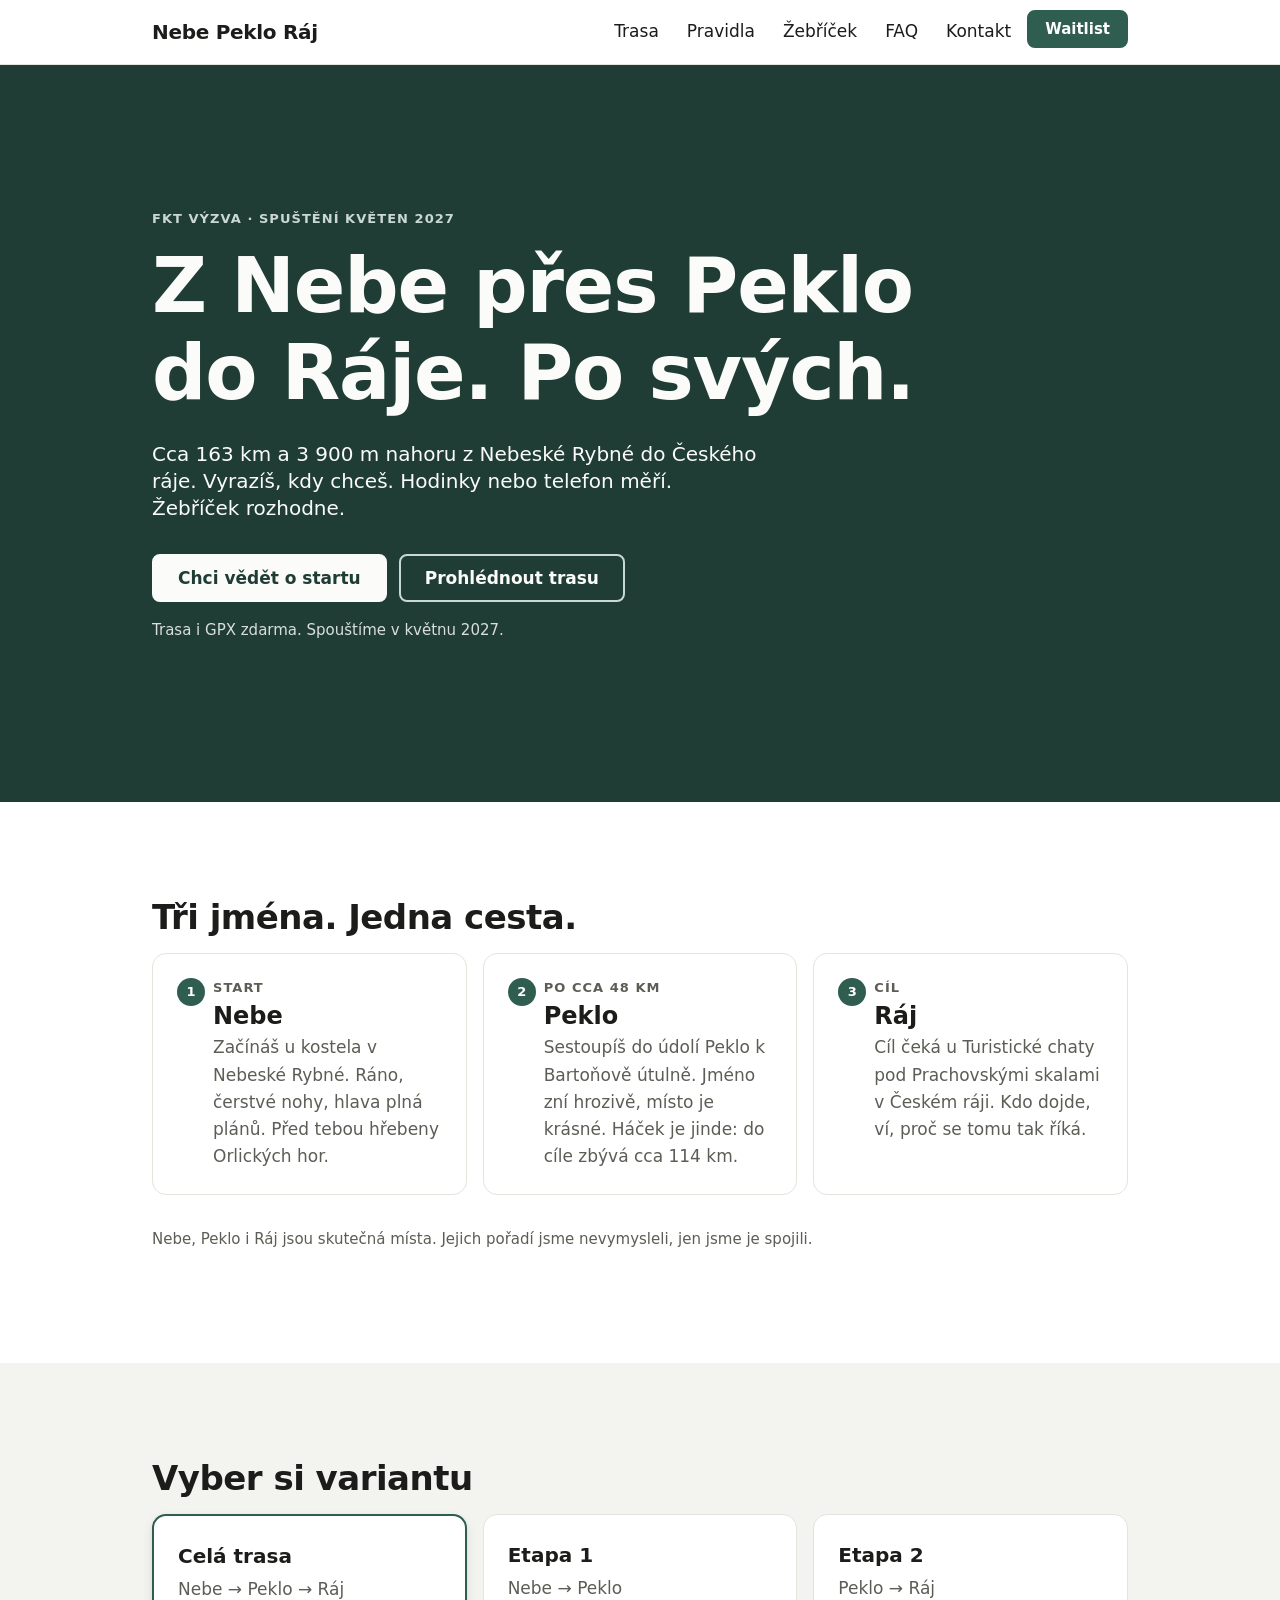
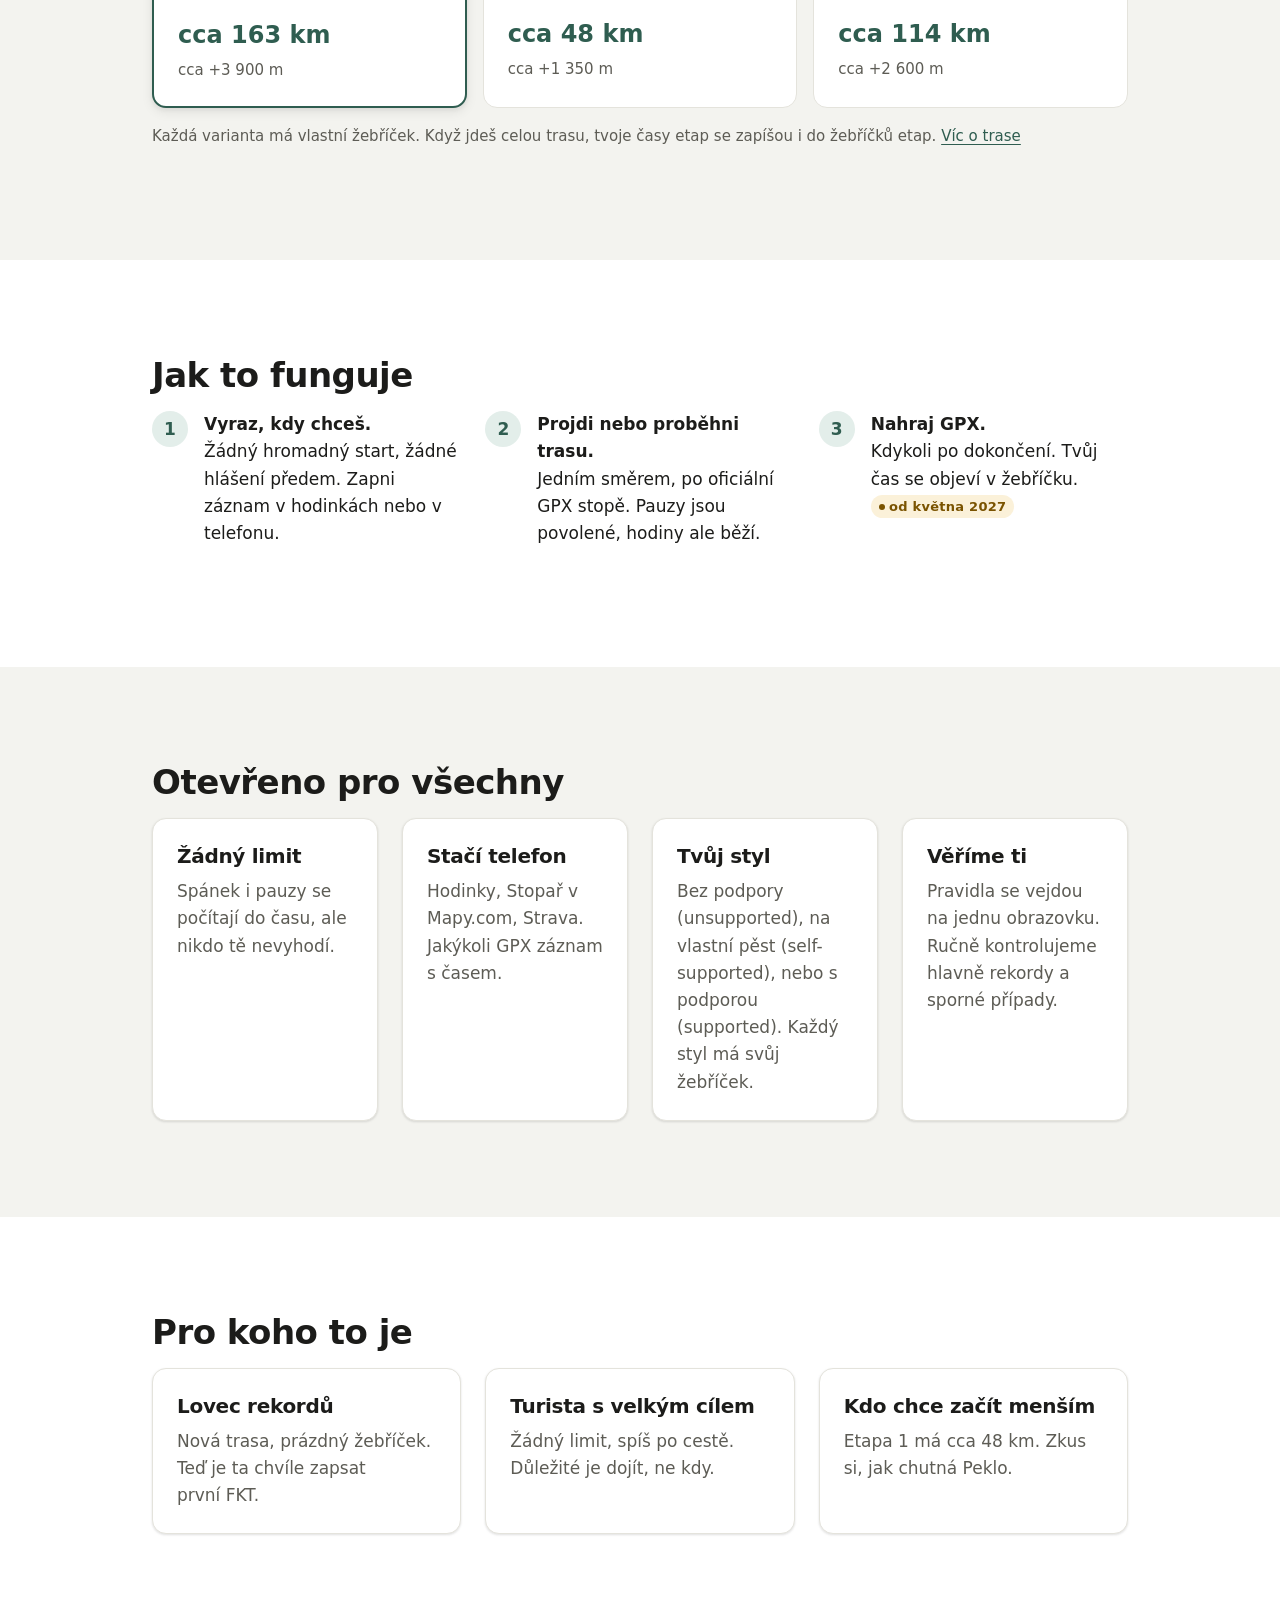
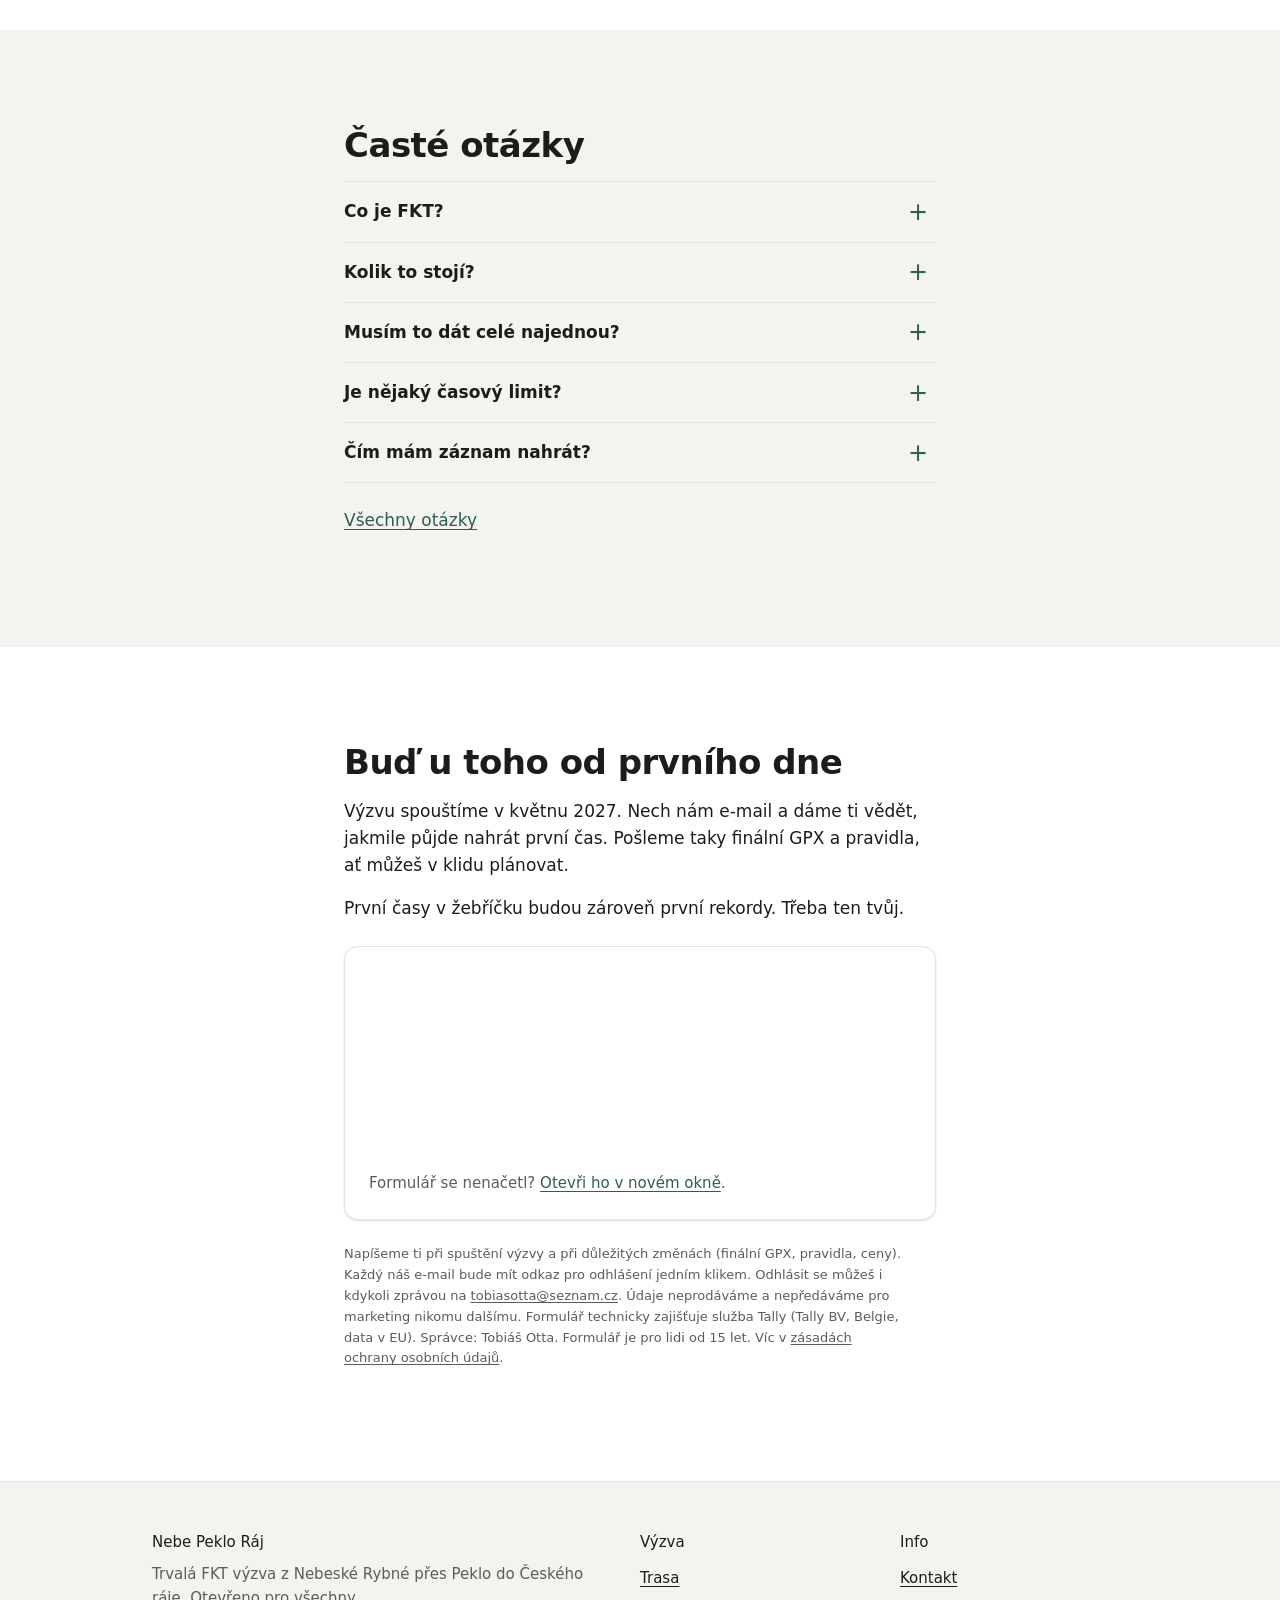
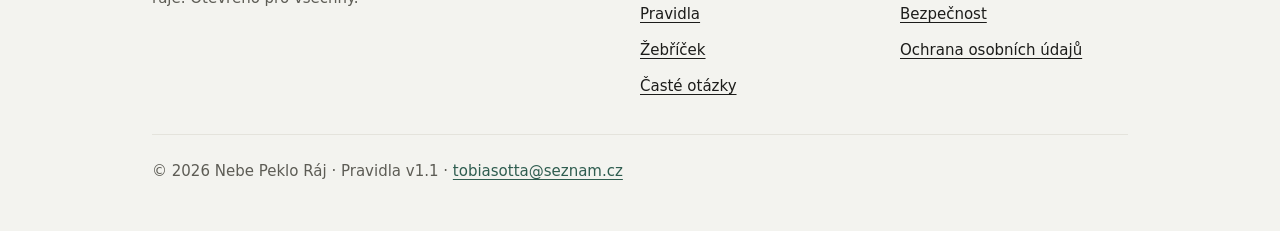
<file: index.html>
<!doctype html>
<html lang="cs">
<head>
  <meta charset="utf-8">
  <meta name="viewport" content="width=device-width, initial-scale=1">
  <title>Nebe Peklo Ráj – FKT výzva z Nebeské Rybné do Českého ráje</title>
  <meta name="description" content="Trvalá FKT výzva Nebe → Peklo → Ráj, cca 163 km pěšky. Kdokoliv, kdykoliv, čas podle GPX. Spuštění v květnu 2027, přidej se na waitlist.">
  <link rel="canonical" href="https://polik9000.github.io/Nebe-peklo-raj/">
  <meta property="og:type" content="website">
  <meta property="og:locale" content="cs_CZ">
  <meta property="og:site_name" content="Nebe Peklo Ráj">
  <meta property="og:title" content="Nebe Peklo Ráj – FKT výzva z Nebeské Rybné do Českého ráje">
  <meta property="og:description" content="Trvalá FKT výzva Nebe → Peklo → Ráj, cca 163 km pěšky. Kdokoliv, kdykoliv, čas podle GPX. Spuštění v květnu 2027, přidej se na waitlist.">
  <meta property="og:url" content="https://polik9000.github.io/Nebe-peklo-raj/">
  <meta name="twitter:card" content="summary">
  <link rel="icon" href="assets/favicon.svg" type="image/svg+xml">
  <link rel="stylesheet" href="assets/styles.css">
  <script type="application/ld+json">{"@context":"https://schema.org","@type":"WebSite","name":"Nebe Peklo Ráj","url":"https://polik9000.github.io/Nebe-peklo-raj/","inLanguage":"cs"}</script>
</head>
<body>
  <a class="skip-link" href="#obsah">Přeskočit na obsah</a>

  <header class="site-header">
    <div class="container site-header__inner">
      <a class="site-header__brand" href="index.html">Nebe Peklo Ráj</a>
      <nav class="site-nav" aria-label="Hlavní menu">
        <input class="site-nav__toggle" type="checkbox" id="nav-toggle">
        <label class="site-nav__button" for="nav-toggle">Menu</label>
        <ul class="site-nav__list">
          <li class="site-nav__item"><a class="site-nav__link" href="trasa.html">Trasa</a></li>
          <li class="site-nav__item"><a class="site-nav__link" href="pravidla.html">Pravidla</a></li>
          <li class="site-nav__item"><a class="site-nav__link" href="zebricek.html">Žebříček</a></li>
          <li class="site-nav__item"><a class="site-nav__link" href="faq.html">FAQ</a></li>
          <li class="site-nav__item"><a class="site-nav__link" href="kontakt.html">Kontakt</a></li>
          <li class="site-nav__item"><a class="button button--small" href="index.html#waitlist">Waitlist</a></li>
        </ul>
      </nav>
    </div>
  </header>

  <main id="obsah">
    <section class="hero">
      <div class="container">
        <p class="hero__eyebrow">FKT výzva · spuštění květen 2027</p>
        <h1 class="hero__title">Z Nebe přes Peklo do Ráje. Po svých.</h1>
        <p class="hero__lead">Cca 163 km a 3&nbsp;900 m nahoru z Nebeské Rybné do Českého ráje. Vyrazíš, kdy chceš. Hodinky nebo telefon měří. Žebříček rozhodne.</p>
        <div class="hero__actions">
          <a class="button button--primary" href="#waitlist">Chci vědět o startu</a>
          <a class="button button--secondary" href="trasa.html">Prohlédnout trasu</a>
        </div>
        <p class="hero__note">Trasa i GPX zdarma. Spouštíme v květnu 2027.</p>
      </div>
    </section>

    <section class="section" id="pribeh">
      <div class="container">
        <h2 class="section__title">Tři jména. Jedna cesta.</h2>
        <ol class="route">
          <li class="route__stop">
            <span class="route__label">Start</span>
            <strong class="route__name">Nebe</strong>
            <span class="route__place">Začínáš u kostela v Nebeské Rybné. Ráno, čerstvé nohy, hlava plná plánů. Před tebou hřebeny Orlických hor.</span>
          </li>
          <li class="route__stop">
            <span class="route__label">Po cca 48 km</span>
            <strong class="route__name">Peklo</strong>
            <span class="route__place">Sestoupíš do údolí Peklo k Bartoňově útulně. Jméno zní hrozivě, místo je krásné. Háček je jinde: do cíle zbývá cca 114 km.</span>
          </li>
          <li class="route__stop">
            <span class="route__label">Cíl</span>
            <strong class="route__name">Ráj</strong>
            <span class="route__place">Cíl čeká u Turistické chaty pod Prachovskými skalami v Českém ráji. Kdo dojde, ví, proč se tomu tak říká.</span>
          </li>
        </ol>
        <p class="note">Nebe, Peklo i Ráj jsou skutečná místa. Jejich pořadí jsme nevymysleli, jen jsme je spojili.</p>
      </div>
    </section>

    <section class="section section--alt" id="varianty">
      <div class="container">
        <h2 class="section__title">Vyber si variantu</h2>
        <ul class="variants">
          <li class="variants__item variants__item--featured">
            <strong class="variants__name">Celá trasa</strong>
            <span class="variants__route">Nebe → Peklo → Ráj</span>
            <span class="variants__length">cca 163 km</span>
            <span class="variants__meta">cca +3&nbsp;900 m</span>
          </li>
          <li class="variants__item">
            <strong class="variants__name">Etapa 1</strong>
            <span class="variants__route">Nebe → Peklo</span>
            <span class="variants__length">cca 48 km</span>
            <span class="variants__meta">cca +1&nbsp;350 m</span>
          </li>
          <li class="variants__item">
            <strong class="variants__name">Etapa 2</strong>
            <span class="variants__route">Peklo → Ráj</span>
            <span class="variants__length">cca 114 km</span>
            <span class="variants__meta">cca +2&nbsp;600 m</span>
          </li>
        </ul>
        <p class="note">Každá varianta má vlastní žebříček. Když jdeš celou trasu, tvoje časy etap se zapíšou i do žebříčků etap. <a href="trasa.html">Víc o trase</a></p>
      </div>
    </section>

    <section class="section" id="jak-to-funguje">
      <div class="container">
        <h2 class="section__title">Jak to funguje</h2>
        <ol class="steps steps--row">
          <li class="steps__item"><strong>Vyraz, kdy chceš.</strong> Žádný hromadný start, žádné hlášení předem. Zapni záznam v hodinkách nebo v telefonu.</li>
          <li class="steps__item"><strong>Projdi nebo proběhni trasu.</strong> Jedním směrem, po oficiální GPX stopě. Pauzy jsou povolené, hodiny ale běží.</li>
          <li class="steps__item"><strong>Nahraj GPX.</strong> Kdykoli po dokončení. Tvůj čas se objeví v žebříčku. <span class="badge badge--soon">od května 2027</span></li>
        </ol>
      </div>
    </section>

    <section class="section section--alt" id="pro-vsechny">
      <div class="container">
        <h2 class="section__title">Otevřeno pro všechny</h2>
        <div class="grid grid--4">
          <div class="card"><h3 class="card__title">Žádný limit</h3><p class="card__text">Spánek i pauzy se počítají do času, ale nikdo tě nevyhodí.</p></div>
          <div class="card"><h3 class="card__title">Stačí telefon</h3><p class="card__text">Hodinky, Stopař v Mapy.com, Strava. Jakýkoli GPX záznam s časem.</p></div>
          <div class="card"><h3 class="card__title">Tvůj styl</h3><p class="card__text">Bez podpory (unsupported), na vlastní pěst (self-supported), nebo s podporou (supported). Každý styl má svůj žebříček.</p></div>
          <div class="card"><h3 class="card__title">Věříme ti</h3><p class="card__text">Pravidla se vejdou na jednu obrazovku. Ručně kontrolujeme hlavně rekordy a sporné případy.</p></div>
        </div>
      </div>
    </section>

    <section class="section" id="pro-koho">
      <div class="container">
        <h2 class="section__title">Pro koho to je</h2>
        <div class="grid grid--3">
          <div class="card"><h3 class="card__title">Lovec rekordů</h3><p class="card__text">Nová trasa, prázdný žebříček. Teď je ta chvíle zapsat první FKT.</p></div>
          <div class="card"><h3 class="card__title">Turista s velkým cílem</h3><p class="card__text">Žádný limit, spíš po cestě. Důležité je dojít, ne kdy.</p></div>
          <div class="card"><h3 class="card__title">Kdo chce začít menším</h3><p class="card__text">Etapa 1 má cca 48 km. Zkus si, jak chutná Peklo.</p></div>
        </div>
      </div>
    </section>

    <section class="section section--alt" id="otazky">
      <div class="container container--narrow">
        <h2 class="section__title">Časté otázky</h2>
        <div class="faq">
          <details class="faq__item">
            <summary class="faq__question">Co je FKT?</summary>
            <div class="faq__answer"><p>Fastest Known Time, tedy nejrychlejší známý čas na dané trase. Žádný závod ani hromadný start. Každý jde, kdy chce, a časy se porovnávají podle GPX záznamu.</p></div>
          </details>
          <details class="faq__item">
            <summary class="faq__question">Kolik to stojí?</summary>
            <div class="faq__answer"><p>Trasa i GPX jsou zdarma. Zápis do žebříčku bude placený, přesnou cenu oznámíme před spuštěním.</p></div>
          </details>
          <details class="faq__item">
            <summary class="faq__question">Musím to dát celé najednou?</summary>
            <div class="faq__answer"><p>Nemusíš. Můžeš jít jen Etapu 1 (cca 48 km) nebo Etapu 2 (cca 114 km), každá má svůj žebříček. Dvě etapy zvlášť se ale do celé trasy nesčítají.</p></div>
          </details>
          <details class="faq__item">
            <summary class="faq__question">Je nějaký časový limit?</summary>
            <div class="faq__answer"><p>Ne. Měří se celkový čas od startu do cíle včetně pauz a spánku.</p></div>
          </details>
          <details class="faq__item">
            <summary class="faq__question">Čím mám záznam nahrát?</summary>
            <div class="faq__answer"><p>Čímkoli, co ukládá GPX s časem: hodinky, Stopař v Mapy.com, Strava a podobně. Při pohybu bod aspoň každých 60 sekund, pauzy nevadí. Nahrát můžeš kdykoli, lhůta není.</p></div>
          </details>
        </div>
        <p><a href="faq.html">Všechny otázky</a></p>
      </div>
    </section>

    <section class="section" id="waitlist">
      <div class="container container--narrow">
        <h2 class="section__title">Buď u toho od prvního dne</h2>
        <p>Výzvu spouštíme v květnu 2027. Nech nám e-mail a dáme ti vědět, jakmile půjde nahrát první čas. Pošleme taky finální GPX a pravidla, ať můžeš v klidu plánovat.</p>
        <p>První časy v žebříčku budou zároveň první rekordy. Třeba ten tvůj.</p>

        <!-- TALLY: waitlist formulář (Tally, formulář aO9Yr9). Pro výměnu vlož nový embed kód sem. -->
        <div class="form-embed">
          <iframe data-tally-src="https://tally.so/embed/aO9Yr9?alignLeft=1&amp;hideTitle=1&amp;transparentBackground=1&amp;dynamicHeight=1" loading="lazy" width="100%" height="200" frameborder="0" marginheight="0" marginwidth="0" title="Nebe Peklo Ráj – waitlist"></iframe>
          <p class="form-embed__fallback">Formulář se nenačetl? <a href="https://tally.so/r/aO9Yr9">Otevři ho v novém okně</a>.</p>
        </div>
        <script>var d=document,w="https://tally.so/widgets/embed.js",v=function(){"undefined"!=typeof Tally?Tally.loadEmbeds():d.querySelectorAll("iframe[data-tally-src]:not([src])").forEach((function(e){e.src=e.dataset.tallySrc}))};if("undefined"!=typeof Tally)v();else if(d.querySelector('script[src="'+w+'"]')==null){var s=d.createElement("script");s.src=w,s.onload=v,s.onerror=v,d.body.appendChild(s);}</script>

        <p class="gdpr">
          Napíšeme ti při spuštění výzvy a při důležitých změnách (finální GPX, pravidla, ceny). Každý náš e-mail bude mít odkaz pro odhlášení jedním klikem. Odhlásit se můžeš i kdykoli zprávou na <a href="mailto:tobiasotta@seznam.cz">tobiasotta@seznam.cz</a>. Údaje neprodáváme a nepředáváme pro marketing nikomu dalšímu. Formulář technicky zajišťuje služba Tally (Tally BV, Belgie, data v EU). Správce: Tobiáš Otta. Formulář je pro lidi od 15 let. Víc v <a href="ochrana-udaju.html">zásadách ochrany osobních údajů</a>.
        </p>
      </div>
    </section>
  </main>

  <footer class="site-footer">
    <div class="container">
      <div class="site-footer__grid">
        <div>
          <p class="site-footer__title">Nebe Peklo Ráj</p>
          <p>Trvalá FKT výzva z Nebeské Rybné přes Peklo do Českého ráje. Otevřeno pro všechny.</p>
        </div>
        <div>
          <p class="site-footer__title">Výzva</p>
          <ul class="site-footer__list">
            <li><a href="trasa.html">Trasa</a></li>
            <li><a href="pravidla.html">Pravidla</a></li>
            <li><a href="zebricek.html">Žebříček</a></li>
            <li><a href="faq.html">Časté otázky</a></li>
          </ul>
        </div>
        <div>
          <p class="site-footer__title">Info</p>
          <ul class="site-footer__list">
            <li><a href="kontakt.html">Kontakt</a></li>
            <li><a href="trasa.html#bezpecnost">Bezpečnost</a></li>
            <li><a href="ochrana-udaju.html">Ochrana osobních údajů</a></li>
          </ul>
        </div>
      </div>
      <div class="site-footer__bottom">
        <p>© 2026 Nebe Peklo Ráj · Pravidla v1.1 · <a href="mailto:tobiasotta@seznam.cz">tobiasotta@seznam.cz</a></p>
      </div>
    </div>
  </footer>
</body>
</html>
</file>
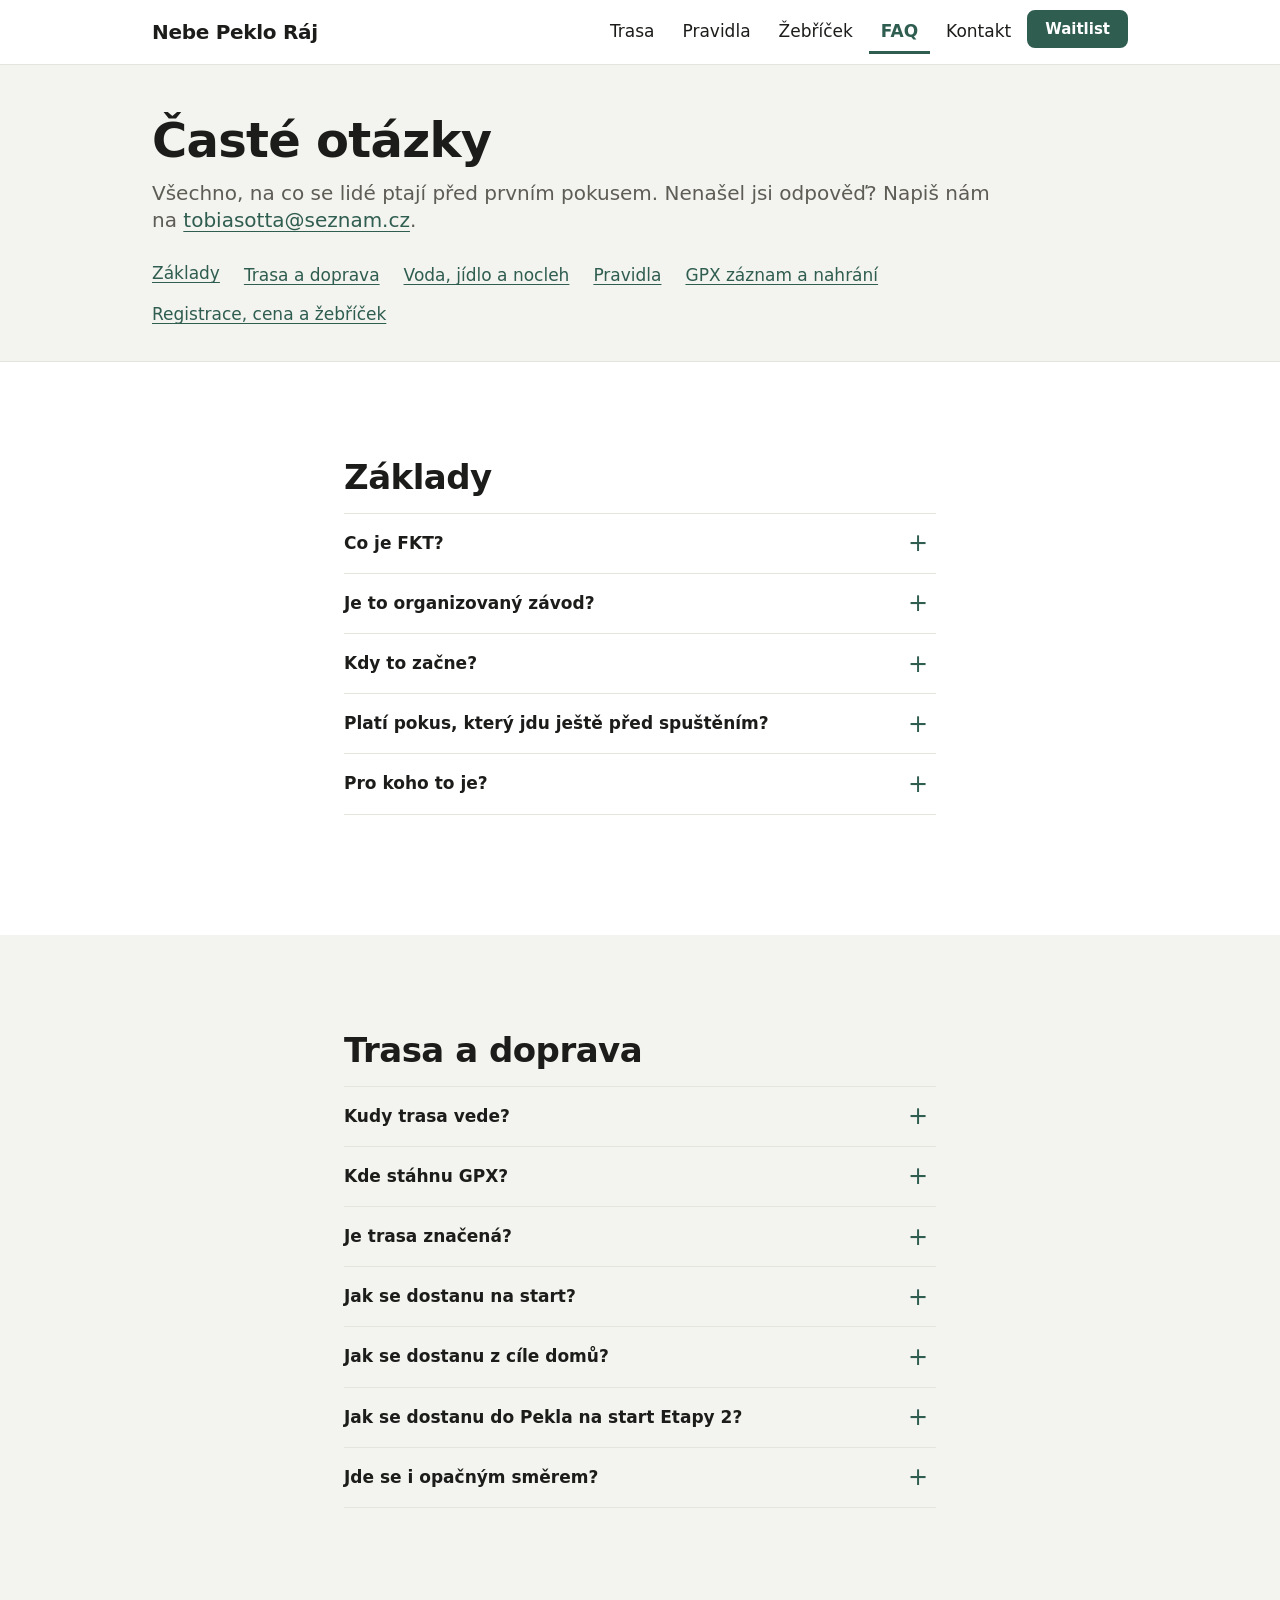
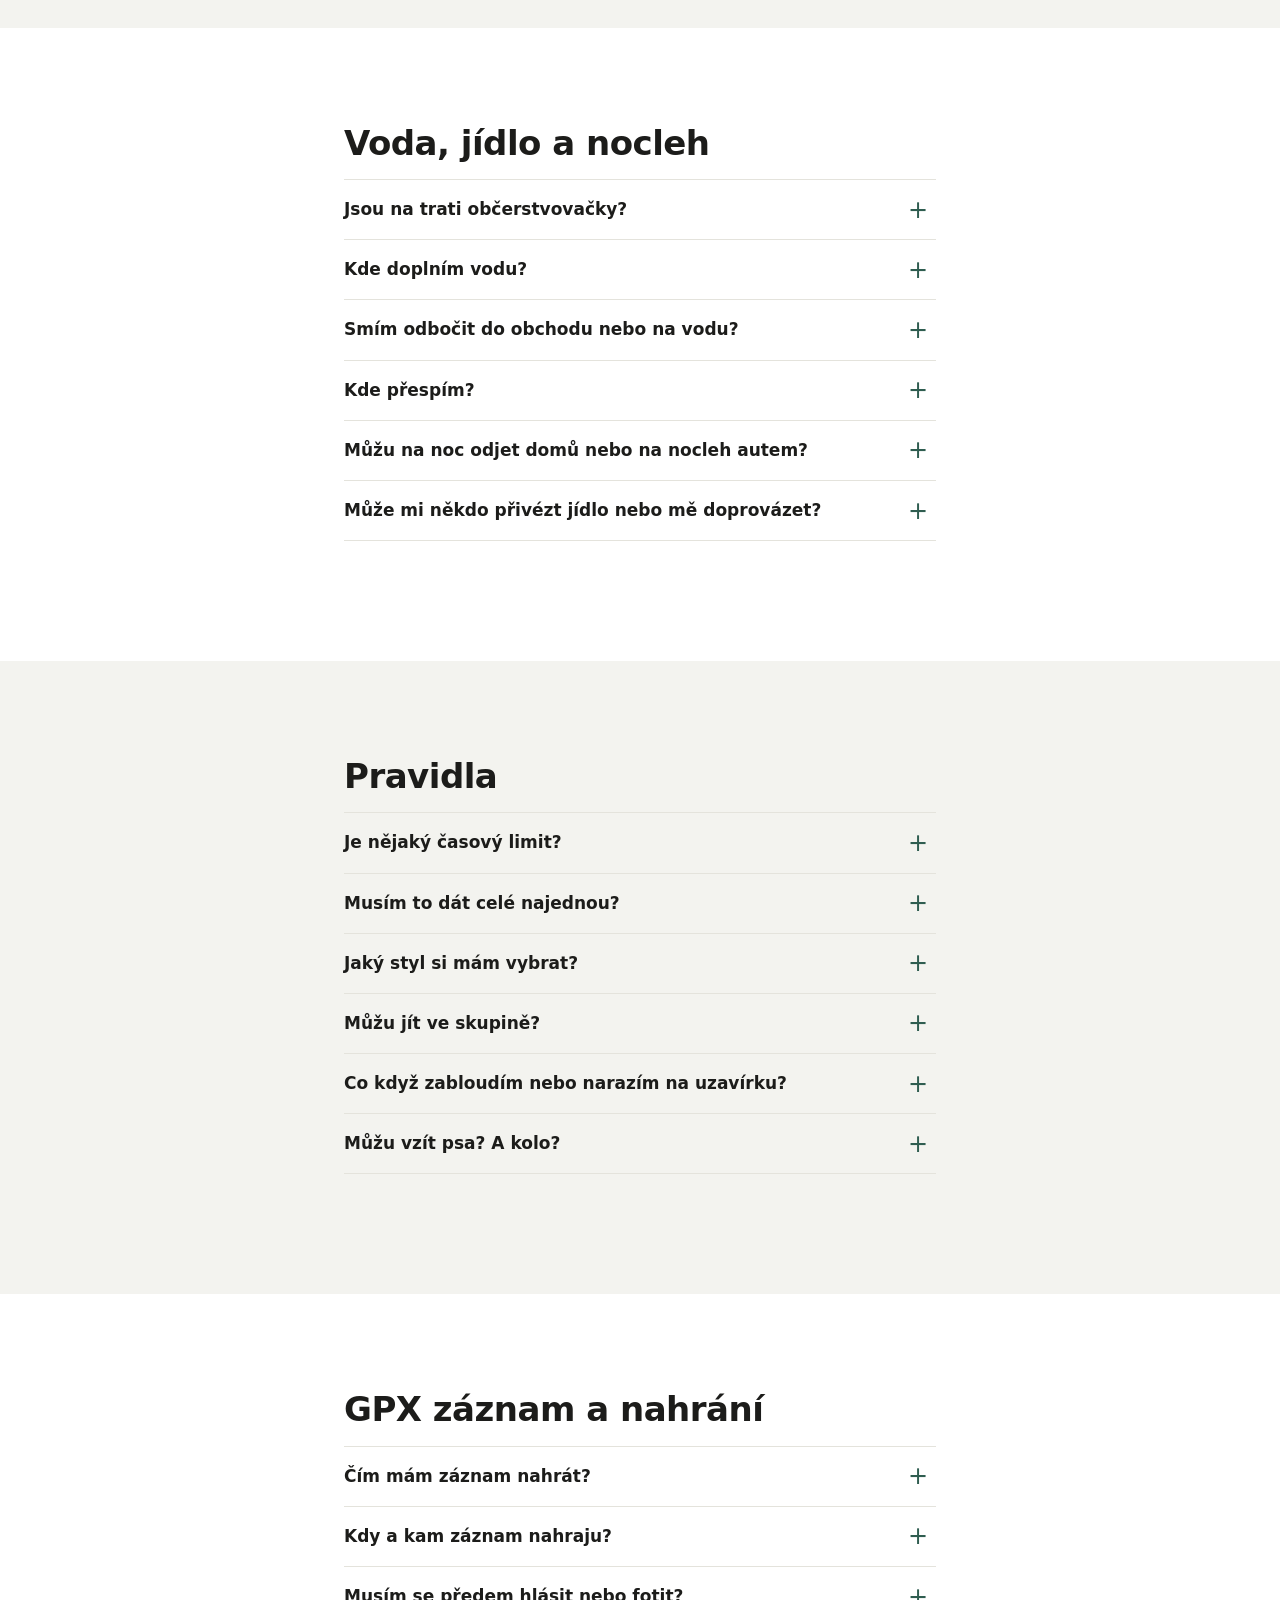
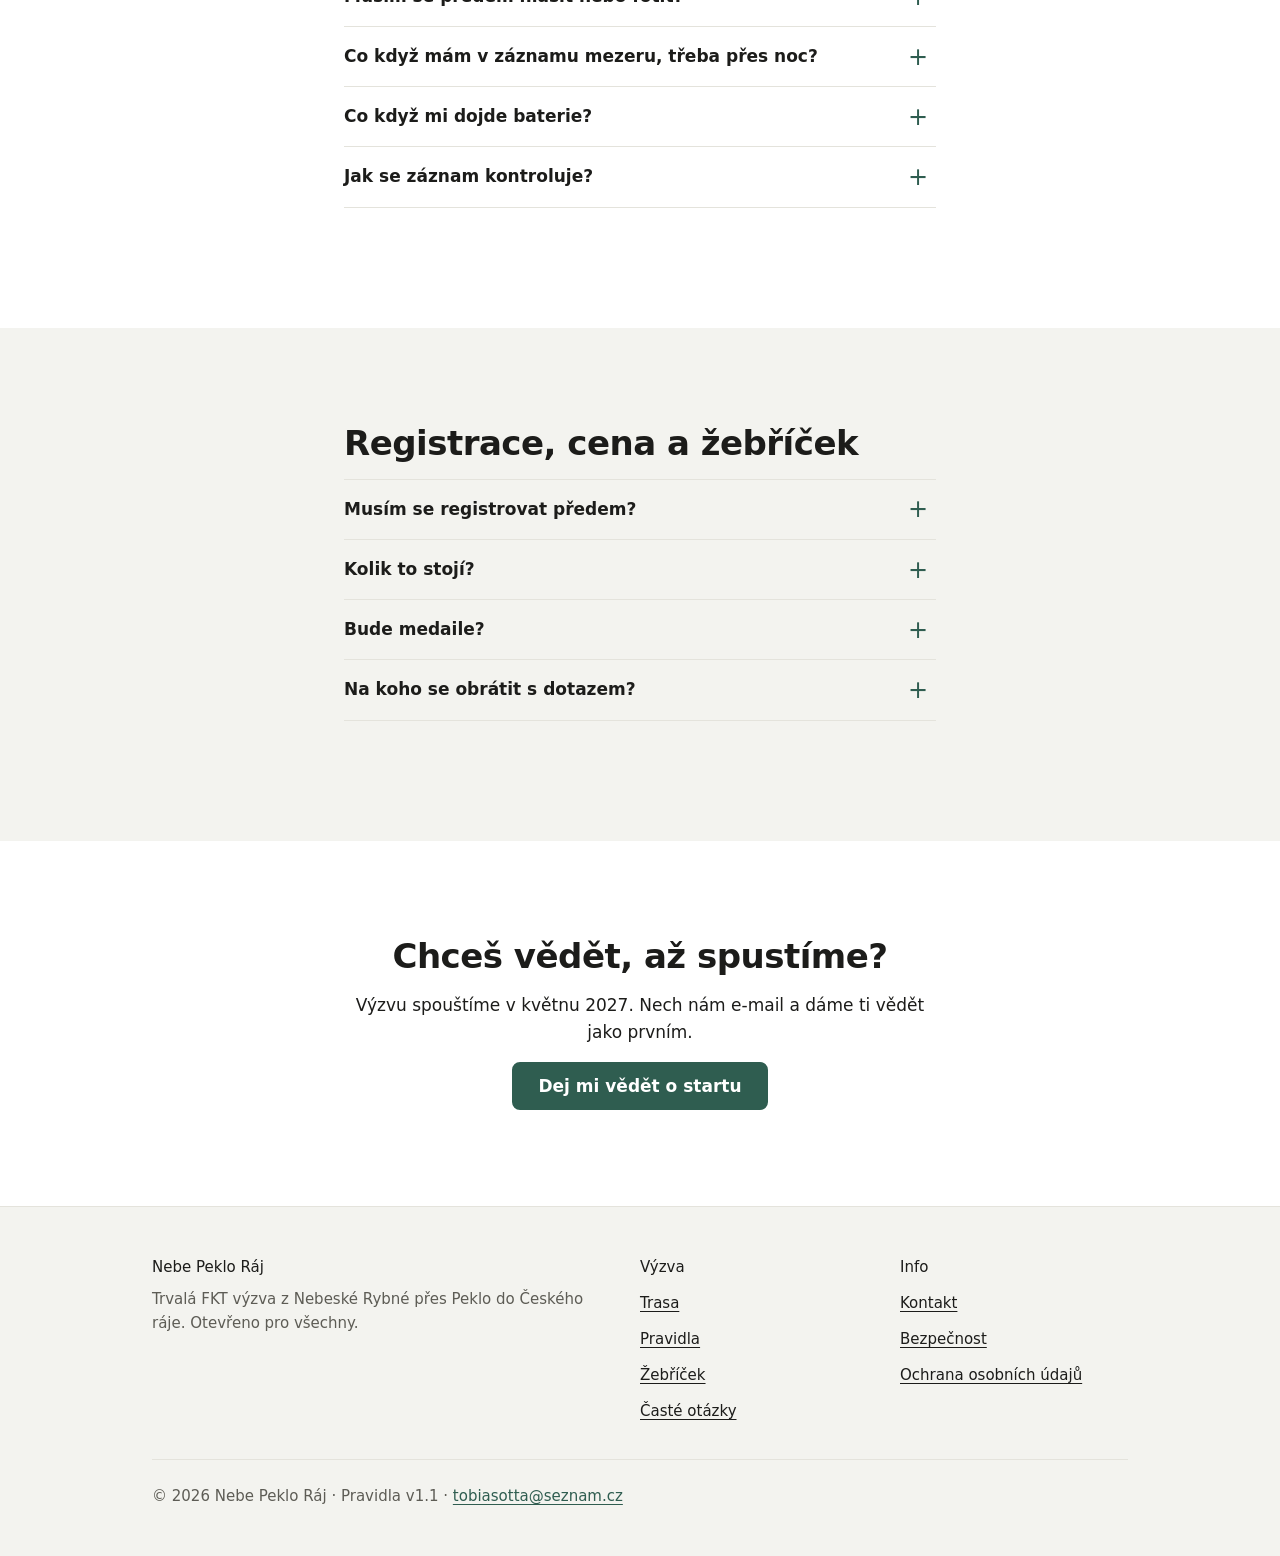
<file: faq.html>
<!doctype html>
<html lang="cs">
<head>
  <meta charset="utf-8">
  <meta name="viewport" content="width=device-width, initial-scale=1">
  <title>Časté otázky – Nebe Peklo Ráj</title>
  <meta name="description" content="Odpovědi na časté otázky k výzvě Nebe Peklo Ráj: doprava na start, voda a jídlo po cestě, nocleh, styly, GPX záznam a zápis do žebříčku.">
  <link rel="canonical" href="https://polik9000.github.io/Nebe-peklo-raj/faq.html">
  <meta property="og:type" content="website">
  <meta property="og:locale" content="cs_CZ">
  <meta property="og:site_name" content="Nebe Peklo Ráj">
  <meta property="og:title" content="Časté otázky – Nebe Peklo Ráj">
  <meta property="og:description" content="Odpovědi na časté otázky k výzvě Nebe Peklo Ráj: doprava na start, voda a jídlo po cestě, nocleh, styly, GPX záznam a zápis do žebříčku.">
  <meta property="og:url" content="https://polik9000.github.io/Nebe-peklo-raj/faq.html">
  <meta name="twitter:card" content="summary">
  <link rel="icon" href="assets/favicon.svg" type="image/svg+xml">
  <link rel="stylesheet" href="assets/styles.css">
</head>
<body>
  <a class="skip-link" href="#obsah">Přeskočit na obsah</a>

  <header class="site-header">
    <div class="container site-header__inner">
      <a class="site-header__brand" href="index.html">Nebe Peklo Ráj</a>
      <nav class="site-nav" aria-label="Hlavní menu">
        <input class="site-nav__toggle" type="checkbox" id="nav-toggle">
        <label class="site-nav__button" for="nav-toggle">Menu</label>
        <ul class="site-nav__list">
          <li class="site-nav__item"><a class="site-nav__link" href="trasa.html">Trasa</a></li>
          <li class="site-nav__item"><a class="site-nav__link" href="pravidla.html">Pravidla</a></li>
          <li class="site-nav__item"><a class="site-nav__link" href="zebricek.html">Žebříček</a></li>
          <li class="site-nav__item"><a class="site-nav__link" href="faq.html" aria-current="page">FAQ</a></li>
          <li class="site-nav__item"><a class="site-nav__link" href="kontakt.html">Kontakt</a></li>
          <li class="site-nav__item"><a class="button button--small" href="index.html#waitlist">Waitlist</a></li>
        </ul>
      </nav>
    </div>
  </header>

  <main id="obsah">
    <header class="page-header">
      <div class="container">
        <h1 class="page-header__title">Časté otázky</h1>
        <p class="page-header__lead">Všechno, na co se lidé ptají před prvním pokusem. Nenašel jsi odpověď? Napiš nám na <a href="mailto:tobiasotta@seznam.cz">tobiasotta@seznam.cz</a>.</p>
        <nav class="page-toc" aria-label="Na této stránce"><ul class="cluster">
          <li><a href="#zaklady">Základy</a></li>
          <li><a href="#trasa">Trasa a doprava</a></li>
          <li><a href="#po-ceste">Voda, jídlo a nocleh</a></li>
          <li><a href="#pravidla">Pravidla</a></li>
          <li><a href="#gpx">GPX záznam a nahrání</a></li>
          <li><a href="#zapis">Registrace, cena a žebříček</a></li>
        </ul></nav>
      </div>
    </header>

    <section class="section" id="zaklady">
      <div class="container container--narrow">
        <h2 class="section__title">Základy</h2>
        <div class="faq">
          <details class="faq__item">
            <summary class="faq__question">Co je FKT?</summary>
            <div class="faq__answer"><p>Fastest Known Time, tedy nejrychlejší známý čas na dané trase. Není to závod ani hromadný start. Každý jde, kdy chce, a časy se porovnávají podle GPX záznamu.</p></div>
          </details>
          <details class="faq__item">
            <summary class="faq__question">Je to organizovaný závod?</summary>
            <div class="faq__answer"><p>Ne. Na trati nejsou pořadatelé, značení výzvy, občerstvovačky ani zdravotní služba. Jdeš sám za sebe a na vlastní nebezpečí. Víc v části <a href="trasa.html#bezpecnost">Bezpečnost</a>.</p></div>
          </details>
          <details class="faq__item">
            <summary class="faq__question">Kdy to začne?</summary>
            <div class="faq__answer"><p>Výzvu spouštíme v květnu 2027. Finální GPX zveřejníme dřív, na jaře 2027 během bety. V květnu spustíme nahrávání záznamů do žebříčku. Na <a href="index.html#waitlist">waitlistu</a> ti dáme vědět jako prvním.</p></div>
          </details>
          <details class="faq__item">
            <summary class="faq__question">Platí pokus, který jdu ještě před spuštěním?</summary>
            <div class="faq__answer"><p>Ne. Uznáváme pokusy se startem od spuštění v květnu 2027. Každý pokus posoudíme podle pravidel platných v den jeho startu.</p></div>
          </details>
          <details class="faq__item">
            <summary class="faq__question">Pro koho to je?</summary>
            <div class="faq__answer"><p>Pro každého, kdo chce jít po svých. Pro lovce rekordů, pro turisty, kteří si dají na trasu několik dní, i pro ty, kdo chtějí začít menší Etapou 1 (cca 48 km). Limit není a pomalé pokusy jsou ve stejném žebříčku. Pokus je pro lidi od 18 let, mladší jdou jen s dospělým.</p></div>
          </details>
        </div>
      </div>
    </section>

    <section class="section section--alt" id="trasa">
      <div class="container container--narrow">
        <h2 class="section__title">Trasa a doprava</h2>
        <div class="faq">
          <details class="faq__item">
            <summary class="faq__question">Kudy trasa vede?</summary>
            <div class="faq__answer"><p>Z kostela v Nebeské Rybné přes hřebeny Orlických hor dolů do údolí Peklo k Bartoňově útulně a dál na západ přes východní Čechy do Českého ráje k Turistické chatě pod Prachovskými skalami. Celkem cca 163 km a 3&nbsp;900 m nahoru. Body a souřadnice najdeš na stránce <a href="trasa.html">Trasa</a>.</p></div>
          </details>
          <details class="faq__item">
            <summary class="faq__question">Kde stáhnu GPX?</summary>
            <div class="faq__answer"><p>Finální GPX zveřejníme zdarma na jaře 2027 během bety, před spuštěním v květnu. Kdo je na waitlistu, dostane ji mezi prvními. Současná trasa je předběžná a ještě se může mírně změnit.</p></div>
          </details>
          <details class="faq__item">
            <summary class="faq__question">Je trasa značená?</summary>
            <div class="faq__answer"><p>Značení výzvy na trati není. Navigovat se musíš sám podle GPX, nejlépe v hodinkách nebo v offline mapě v telefonu (třeba Mapy.com).</p></div>
          </details>
          <details class="faq__item">
            <summary class="faq__question">Jak se dostanu na start?</summary>
            <div class="faq__answer"><p>Start je u kostela v Nebeské Rybné v Orlických horách. Startovní zóna (150 m) zahrnuje i autobusovou zastávku, takže můžeš vyrazit rovnou z autobusu. Spoj si najdi na <a href="https://idos.cz">IDOS</a>.</p></div>
          </details>
          <details class="faq__item">
            <summary class="faq__question">Jak se dostanu z cíle domů?</summary>
            <div class="faq__answer"><p>Cíl je u Turistické chaty Prachov pod Prachovskými skalami, nedaleko Jičína. Jezdí sem autobus na zastávku „Holín, Prachov, Skalní město“, vlakem se dá jet z Jinolic (cca 3,5 km po zelené). Spoje najdeš na <a href="https://idos.cz">IDOS</a>. Počítej s tím, že start a cíl jsou od sebe daleko, takže auto nechané na startu je logisticky složitější.</p></div>
          </details>
          <details class="faq__item">
            <summary class="faq__question">Jak se dostanu do Pekla na start Etapy 2?</summary>
            <div class="faq__answer"><p>Bartoňova útulna leží v údolí Peklo u Nového Města nad Metují. K útulně se dojde pěšky po turistických cestách. Spoj si najdi na <a href="https://idos.cz">IDOS</a>.</p></div>
          </details>
          <details class="faq__item">
            <summary class="faq__question">Jde se i opačným směrem?</summary>
            <div class="faq__answer"><p>Ne. Do žebříčku se počítá jen směr Nebe → Peklo → Ráj.</p></div>
          </details>
        </div>
      </div>
    </section>

    <section class="section" id="po-ceste">
      <div class="container container--narrow">
        <h2 class="section__title">Voda, jídlo a nocleh</h2>
        <div class="faq">
          <details class="faq__item">
            <summary class="faq__question">Jsou na trati občerstvovačky?</summary>
            <div class="faq__answer"><p>Ne. Jídlo a vodu si zajišťuješ sám. Co smíš, záleží na stylu: <em>unsupported</em> nese vše od startu a vodu bere jen z přírodních a veřejných bezplatných zdrojů (ne od cizích lidí), <em>self-supported</em> může nakupovat v obchodech a hospodách po cestě, <em>supported</em> může dostávat jídlo od svého týmu. Přehled je v <a href="pravidla.html#styly">pravidlech</a>.</p></div>
          </details>
          <details class="faq__item">
            <summary class="faq__question">Kde doplním vodu?</summary>
            <div class="faq__answer"><p>Trasa vede přes obce, takže kohoutky, studánky a obchody po cestě jsou. Voda z přírodních zdrojů nemusí být pitná, zvaž filtr nebo tablety.</p></div>
          </details>
          <details class="faq__item">
            <summary class="faq__question">Smím odbočit do obchodu nebo na vodu?</summary>
            <div class="faq__answer"><p>Ano. Odbočka pěšky je v pořádku a může být jakkoli dlouhá, hodiny ale běží. Vrať se na stejné místo, kde jsi trasu opustil (do 100 m). Pokus s odbočkou mimo koridor pak schválíme ručně.</p></div>
          </details>
          <details class="faq__item">
            <summary class="faq__question">Kde přespím?</summary>
            <div class="faq__answer"><p>Kde chceš, pokud je to dovolené: penzion, chata, útulna nebo místo, kde je bivak povolený. V CHKO se mimo vyhrazená místa netáboří a nerozdělává oheň. Na nocleh můžeš z trasy odbočit pěšky, jak daleko chceš, a ráno pokračovat z místa, kde jsi skončil. Hodiny přitom běží. Ve stylu unsupported spíš jen venku, kde je to dovolené, nebo v bezplatné útulně. Penzion ani chata tam povolené nejsou (<a href="pravidla.html#styly">styly</a>).</p></div>
          </details>
          <details class="faq__item">
            <summary class="faq__question">Můžu na noc odjet domů nebo na nocleh autem?</summary>
            <div class="faq__answer"><p>Ne. Jakmile popojedeš autem, vlakem nebo jinou dopravou, pokus končí a další začíná znovu od startu. Pěšky na nocleh a zpátky je v pořádku.</p></div>
          </details>
          <details class="faq__item">
            <summary class="faq__question">Může mi někdo přivézt jídlo nebo mě doprovázet?</summary>
            <div class="faq__answer"><p>Ano, ale pak jde o styl <em>supported</em>. Pomoc známých, doprovod autem i pacer, který jde s tebou, patří jen do supported. Depo, které si předem nachystáš sám (schovaný nebo poslaný balíček), je povolené pro self-supported i supported, pro unsupported ne.</p></div>
          </details>
        </div>
      </div>
    </section>

    <section class="section section--alt" id="pravidla">
      <div class="container container--narrow">
        <h2 class="section__title">Pravidla</h2>
        <div class="faq">
          <details class="faq__item">
            <summary class="faq__question">Je nějaký časový limit?</summary>
            <div class="faq__answer"><p>Ne. Měří se celkový uplynulý čas od opuštění startovní zóny po vstup do cílové zóny, včetně pauz a spánku. Nikdo tě nevyhodí, ať jdeš den, nebo týden.</p></div>
          </details>
          <details class="faq__item">
            <summary class="faq__question">Musím to dát celé najednou?</summary>
            <div class="faq__answer"><p>Nemusíš. Můžeš jít jen Etapu 1 (cca 48 km) nebo Etapu 2 (cca 114 km), každá má vlastní žebříček. Dvě etapy jako samostatné pokusy se ale do celé trasy nesčítají, celá trasa je jeden souvislý pokus. Když jdeš celou trasu, tvoje časy etap se zapíšou i do žebříčků etap. Když ji nedokončíš, zapíše se aspoň Etapa 1.</p></div>
          </details>
          <details class="faq__item">
            <summary class="faq__question">Jaký styl si mám vybrat?</summary>
            <div class="faq__answer"><p>Styl si zvolíš před startem a zadáš ho při nahrání. Každý styl má vlastní žebříček. Bez podpory (unsupported) nese vše od startu, na vlastní pěst (self-supported) nakupuje po cestě, s podporou (supported) má tým. Když si nejsi jistý, self-supported sedí většině lidí. Když cestou porušíš pravidla svého stylu (třeba unsupported koupí vodu), nahraj pokus v nižším stylu.</p></div>
          </details>
          <details class="faq__item">
            <summary class="faq__question">Můžu jít ve skupině?</summary>
            <div class="faq__answer"><p>Ano. Každý nahraje vlastní záznam se značkou „skupina“. Sdílení jídla a vybavení uvnitř skupiny styl nemění, pokud jste startovali spolu a nikoho jste cestou nepřibrali. Kdo se k vám na trati domluveně přidá, je pacer a pokus je supported. Náhodní turisté, se kterými chvíli jdeš, pacery nejsou.</p></div>
          </details>
          <details class="faq__item">
            <summary class="faq__question">Co když zabloudím nebo narazím na uzavírku?</summary>
            <div class="faq__answer"><p>Vrať se na trasu na místo, kde jsi ji opustil. Uzavírku obejdi nejkratší rozumnou cestou po veřejných cestách a po nahrání nám napiš. Když objížďka trasu zkrátí, automat pokus nejdřív zamítne a po tvé zprávě ho posoudíme ručně. Do uzavřeného prostoru nikdy nevstupuj. Zkratky jsou zakázané, i ty uvnitř koridoru. Oficiální objížďky zveřejňujeme na stránce <a href="trasa.html#koridor">Trasa</a>.</p></div>
          </details>
          <details class="faq__item">
            <summary class="faq__question">Můžu vzít psa? A kolo?</summary>
            <div class="faq__answer"><p>Pes ano. Na vodítku ho měj všude, kde to vyžaduje obec, řád rezervace nebo vlastník pozemku. Kolo zatím ne. Kategorii pro kola chceme přidat později.</p></div>
          </details>
        </div>
      </div>
    </section>

    <section class="section" id="gpx">
      <div class="container container--narrow">
        <h2 class="section__title">GPX záznam a nahrání</h2>
        <div class="faq">
          <details class="faq__item">
            <summary class="faq__question">Čím mám záznam nahrát?</summary>
            <div class="faq__answer"><p>Čímkoli, co uloží GPX s časem: hodinky, cyklopočítač, Stopař v Mapy.com, Strava a podobně. Každý bod musí mít čas a při pohybu mají být body aspoň každých 60 sekund. Pauzy nevadí.</p></div>
          </details>
          <details class="faq__item">
            <summary class="faq__question">Kdy a kam záznam nahraju?</summary>
            <div class="faq__answer"><p>Kdykoli po dokončení, lhůta není. Nahrávat půjde přímo na stránce <a href="zebricek.html">Žebříček</a> od spuštění v květnu 2027.</p></div>
          </details>
          <details class="faq__item">
            <summary class="faq__question">Musím se předem hlásit nebo fotit?</summary>
            <div class="faq__answer"><p>Ne. Ohlášení i fotky jsou nepovinné.</p></div>
          </details>
          <details class="faq__item">
            <summary class="faq__question">Co když mám v záznamu mezeru, třeba přes noc?</summary>
            <div class="faq__answer"><p>Mezera do 12 hodin je v pořádku, když pak pokračuješ z místa, kde záznam skončil (do 100 m). Hodiny přitom běží dál. Delší mezeru posoudíme ručně.</p></div>
          </details>
          <details class="faq__item">
            <summary class="faq__question">Co když mi dojde baterie?</summary>
            <div class="faq__answer"><p>Nahraj víc souborů a připiš krátkou zprávu, pokus schválíme ručně. Powerbanka je ale lepší plán.</p></div>
          </details>
          <details class="faq__item">
            <summary class="faq__question">Jak se záznam kontroluje?</summary>
            <div class="faq__answer"><p>Automat zkontroluje, že jsi prošel startem, Peklem a cílem ve správném pořadí, držel ses v koridoru 150 m, záznam pokrývá trasu, nikde není podezřele rychlý úsek a že stejný soubor už nenahrál někdo jiný. Rekordy (i rekordy etap z celé trasy), odbočky, skupinové pokusy a záznamy z více souborů projde člověk. Automat nepozná všechno, proto spoléháme na férovost. Můžeme si vyžádat originální soubor z hodinek nebo odkaz na Stravu. Fotky povinné nejsou a rekord kvůli nim nepropadne, když stopa sedí.</p></div>
          </details>
        </div>
      </div>
    </section>

    <section class="section section--alt" id="zapis">
      <div class="container container--narrow">
        <h2 class="section__title">Registrace, cena a žebříček</h2>
        <div class="faq">
          <details class="faq__item">
            <summary class="faq__question">Musím se registrovat předem?</summary>
            <div class="faq__answer"><p>Na pokus ne. Vyrazíš, kdy chceš, a záznam nahraješ až po dokončení. <a href="index.html#waitlist">Waitlist</a> slouží jen k tomu, abychom ti dali vědět o spuštění a poslali finální GPX.</p></div>
          </details>
          <details class="faq__item">
            <summary class="faq__question">Kolik to stojí?</summary>
            <div class="faq__answer"><p>Trasa i GPX jsou zdarma. Zápis do žebříčku bude placený, přesnou cenu oznámíme před spuštěním.</p></div>
          </details>
          <details class="faq__item">
            <summary class="faq__question">Bude medaile?</summary>
            <div class="faq__answer"><p>Volitelně ano: 3D tištěná medaile ve tvaru puzzle. Podrobnosti a cenu zveřejníme později.</p></div>
          </details>
          <details class="faq__item">
            <summary class="faq__question">Na koho se obrátit s dotazem?</summary>
            <div class="faq__answer"><p>Napiš na <a href="mailto:tobiasotta@seznam.cz">tobiasotta@seznam.cz</a>. Uvítáme i chybu v trase, nejasné pravidlo nebo nápad na zlepšení.</p></div>
          </details>
        </div>
      </div>
    </section>

    <section class="section">
      <div class="container container--narrow text-center">
        <h2 class="section__title">Chceš vědět, až spustíme?</h2>
        <p>Výzvu spouštíme v květnu 2027. Nech nám e-mail a dáme ti vědět jako prvním.</p>
        <a class="button button--primary" href="index.html#waitlist">Dej mi vědět o startu</a>
      </div>
    </section>
  </main>

  <footer class="site-footer">
    <div class="container">
      <div class="site-footer__grid">
        <div>
          <p class="site-footer__title">Nebe Peklo Ráj</p>
          <p>Trvalá FKT výzva z Nebeské Rybné přes Peklo do Českého ráje. Otevřeno pro všechny.</p>
        </div>
        <div>
          <p class="site-footer__title">Výzva</p>
          <ul class="site-footer__list">
            <li><a href="trasa.html">Trasa</a></li>
            <li><a href="pravidla.html">Pravidla</a></li>
            <li><a href="zebricek.html">Žebříček</a></li>
            <li><a href="faq.html">Časté otázky</a></li>
          </ul>
        </div>
        <div>
          <p class="site-footer__title">Info</p>
          <ul class="site-footer__list">
            <li><a href="kontakt.html">Kontakt</a></li>
            <li><a href="trasa.html#bezpecnost">Bezpečnost</a></li>
            <li><a href="ochrana-udaju.html">Ochrana osobních údajů</a></li>
          </ul>
        </div>
      </div>
      <div class="site-footer__bottom">
        <p>© 2026 Nebe Peklo Ráj · Pravidla v1.1 · <a href="mailto:tobiasotta@seznam.cz">tobiasotta@seznam.cz</a></p>
      </div>
    </div>
  </footer>
</body>
</html>
</file>
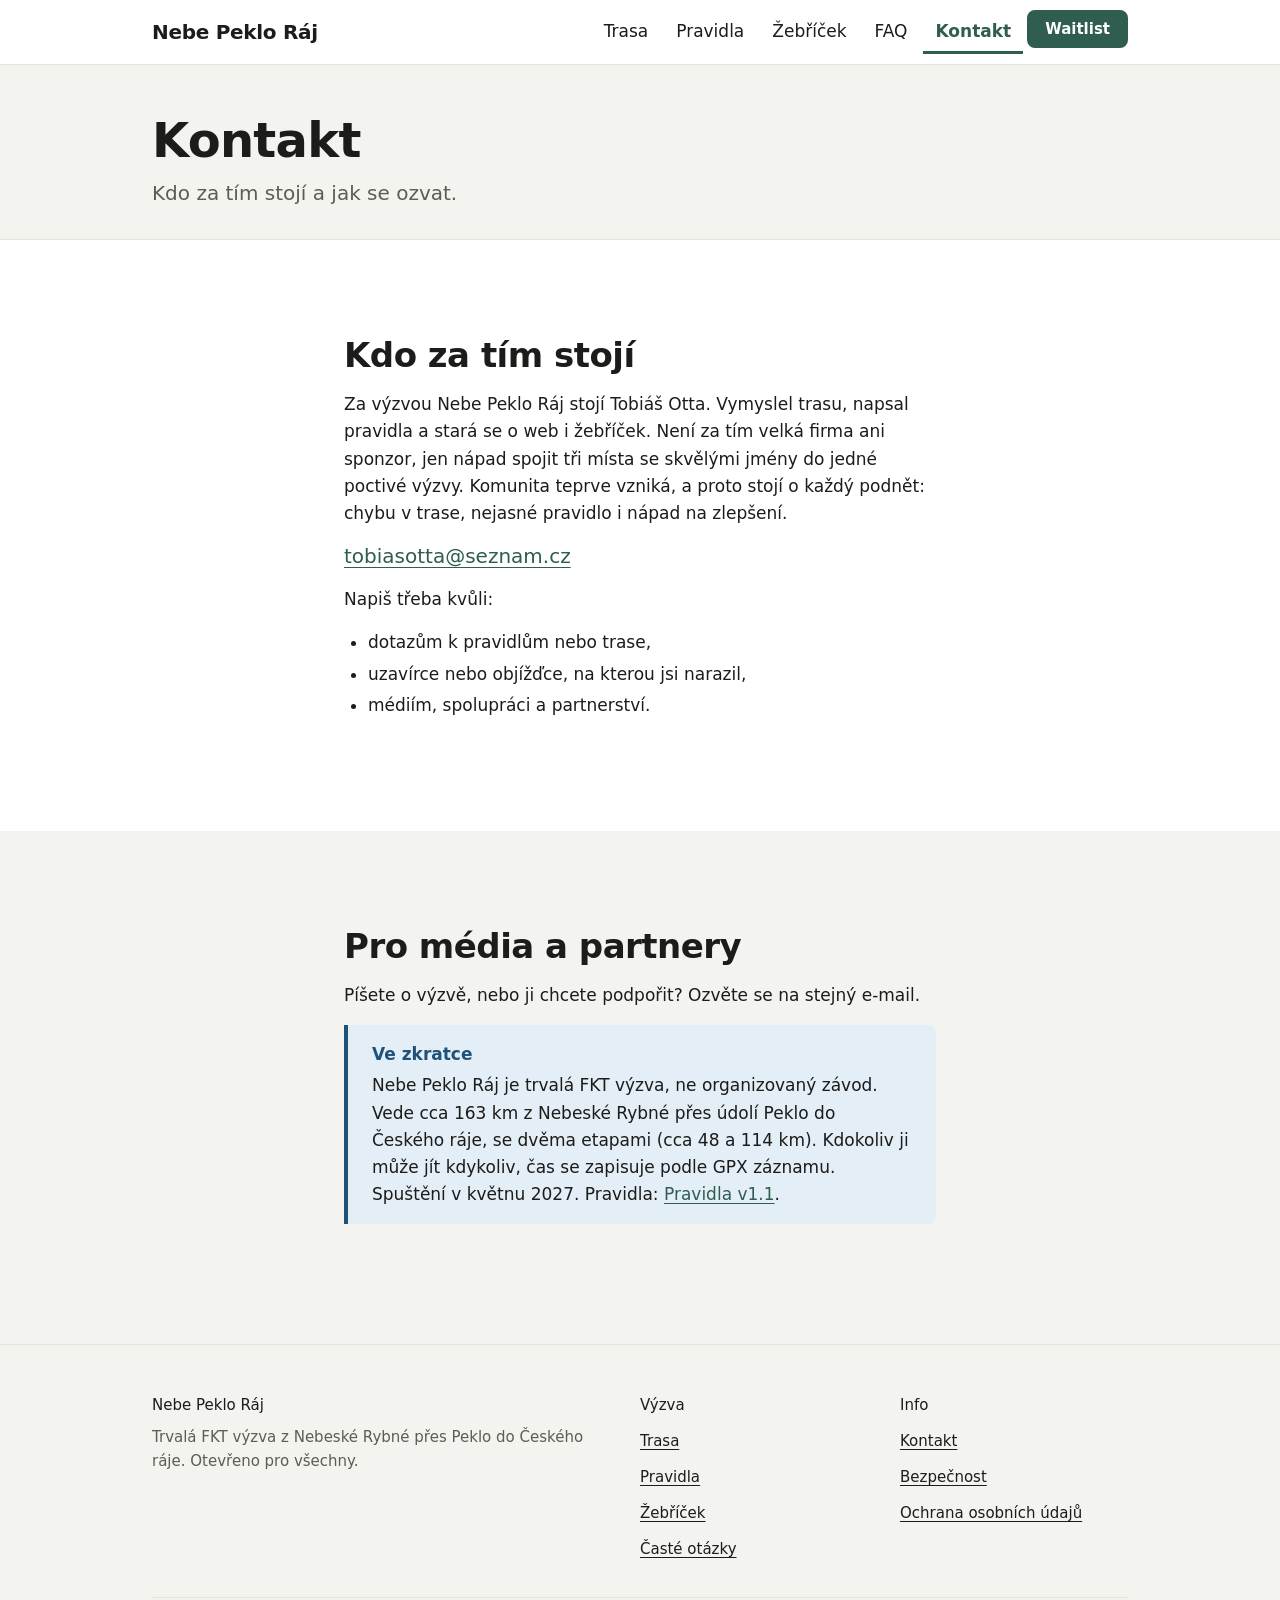
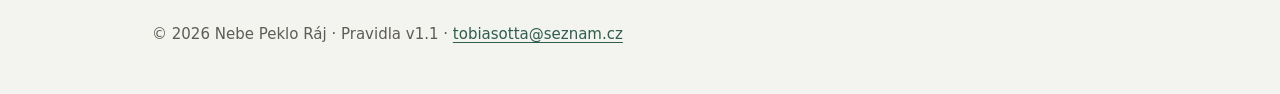
<file: kontakt.html>
<!doctype html>
<html lang="cs">
<head>
  <meta charset="utf-8">
  <meta name="viewport" content="width=device-width, initial-scale=1">
  <title>Kontakt – Nebe Peklo Ráj</title>
  <meta name="description" content="Kontakt na správce výzvy Nebe Peklo Ráj pro dotazy, média a spolupráci.">
  <link rel="canonical" href="https://polik9000.github.io/Nebe-peklo-raj/kontakt.html">
  <meta property="og:type" content="website">
  <meta property="og:locale" content="cs_CZ">
  <meta property="og:site_name" content="Nebe Peklo Ráj">
  <meta property="og:title" content="Kontakt – Nebe Peklo Ráj">
  <meta property="og:description" content="Kontakt na správce výzvy Nebe Peklo Ráj pro dotazy, média a spolupráci.">
  <meta property="og:url" content="https://polik9000.github.io/Nebe-peklo-raj/kontakt.html">
  <meta name="twitter:card" content="summary">
  <link rel="icon" href="assets/favicon.svg" type="image/svg+xml">
  <link rel="stylesheet" href="assets/styles.css">
</head>
<body>
  <a class="skip-link" href="#obsah">Přeskočit na obsah</a>

  <header class="site-header">
    <div class="container site-header__inner">
      <a class="site-header__brand" href="index.html">Nebe Peklo Ráj</a>
      <nav class="site-nav" aria-label="Hlavní menu">
        <input class="site-nav__toggle" type="checkbox" id="nav-toggle">
        <label class="site-nav__button" for="nav-toggle">Menu</label>
        <ul class="site-nav__list">
          <li class="site-nav__item"><a class="site-nav__link" href="trasa.html">Trasa</a></li>
          <li class="site-nav__item"><a class="site-nav__link" href="pravidla.html">Pravidla</a></li>
          <li class="site-nav__item"><a class="site-nav__link" href="zebricek.html">Žebříček</a></li>
          <li class="site-nav__item"><a class="site-nav__link" href="faq.html">FAQ</a></li>
          <li class="site-nav__item"><a class="site-nav__link" href="kontakt.html" aria-current="page">Kontakt</a></li>
          <li class="site-nav__item"><a class="button button--small" href="index.html#waitlist">Waitlist</a></li>
        </ul>
      </nav>
    </div>
  </header>

  <main id="obsah">
    <header class="page-header">
      <div class="container">
        <h1 class="page-header__title">Kontakt</h1>
        <p class="page-header__lead">Kdo za tím stojí a jak se ozvat.</p>
      </div>
    </header>

    <section class="section">
      <div class="container container--narrow prose">
        <h2 class="section__title">Kdo za tím stojí</h2>
        <p>Za výzvou Nebe Peklo Ráj stojí Tobiáš Otta. Vymyslel trasu, napsal pravidla a stará se o web i žebříček. Není za tím velká firma ani sponzor, jen nápad spojit tři místa se skvělými jmény do jedné poctivé výzvy. Komunita teprve vzniká, a proto stojí o každý podnět: chybu v trase, nejasné pravidlo i nápad na zlepšení.</p>
        <p class="lead"><a href="mailto:tobiasotta@seznam.cz">tobiasotta@seznam.cz</a></p>
        <p>Napiš třeba kvůli:</p>
        <ul>
          <li>dotazům k pravidlům nebo trase,</li>
          <li>uzavírce nebo objížďce, na kterou jsi narazil,</li>
          <li>médiím, spolupráci a partnerství.</li>
        </ul>
      </div>
    </section>

    <section class="section section--alt" id="media">
      <div class="container container--narrow prose">
        <h2 class="section__title">Pro média a partnery</h2>
        <p>Píšete o výzvě, nebo ji chcete podpořit? Ozvěte se na stejný e-mail.</p>
        <div class="callout callout--info" role="note">
          <strong class="callout__title">Ve zkratce</strong>
          <p>Nebe Peklo Ráj je trvalá FKT výzva, ne organizovaný závod. Vede cca 163 km z Nebeské Rybné přes údolí Peklo do Českého ráje, se dvěma etapami (cca 48 a 114 km). Kdokoliv ji může jít kdykoliv, čas se zapisuje podle GPX záznamu. Spuštění v květnu 2027. Pravidla: <a href="pravidla.html">Pravidla v1.1</a>.</p>
        </div>
      </div>
    </section>
  </main>

  <footer class="site-footer">
    <div class="container">
      <div class="site-footer__grid">
        <div>
          <p class="site-footer__title">Nebe Peklo Ráj</p>
          <p>Trvalá FKT výzva z Nebeské Rybné přes Peklo do Českého ráje. Otevřeno pro všechny.</p>
        </div>
        <div>
          <p class="site-footer__title">Výzva</p>
          <ul class="site-footer__list">
            <li><a href="trasa.html">Trasa</a></li>
            <li><a href="pravidla.html">Pravidla</a></li>
            <li><a href="zebricek.html">Žebříček</a></li>
            <li><a href="faq.html">Časté otázky</a></li>
          </ul>
        </div>
        <div>
          <p class="site-footer__title">Info</p>
          <ul class="site-footer__list">
            <li><a href="kontakt.html">Kontakt</a></li>
            <li><a href="trasa.html#bezpecnost">Bezpečnost</a></li>
            <li><a href="ochrana-udaju.html">Ochrana osobních údajů</a></li>
          </ul>
        </div>
      </div>
      <div class="site-footer__bottom">
        <p>© 2026 Nebe Peklo Ráj · Pravidla v1.1 · <a href="mailto:tobiasotta@seznam.cz">tobiasotta@seznam.cz</a></p>
      </div>
    </div>
  </footer>
</body>
</html>
</file>
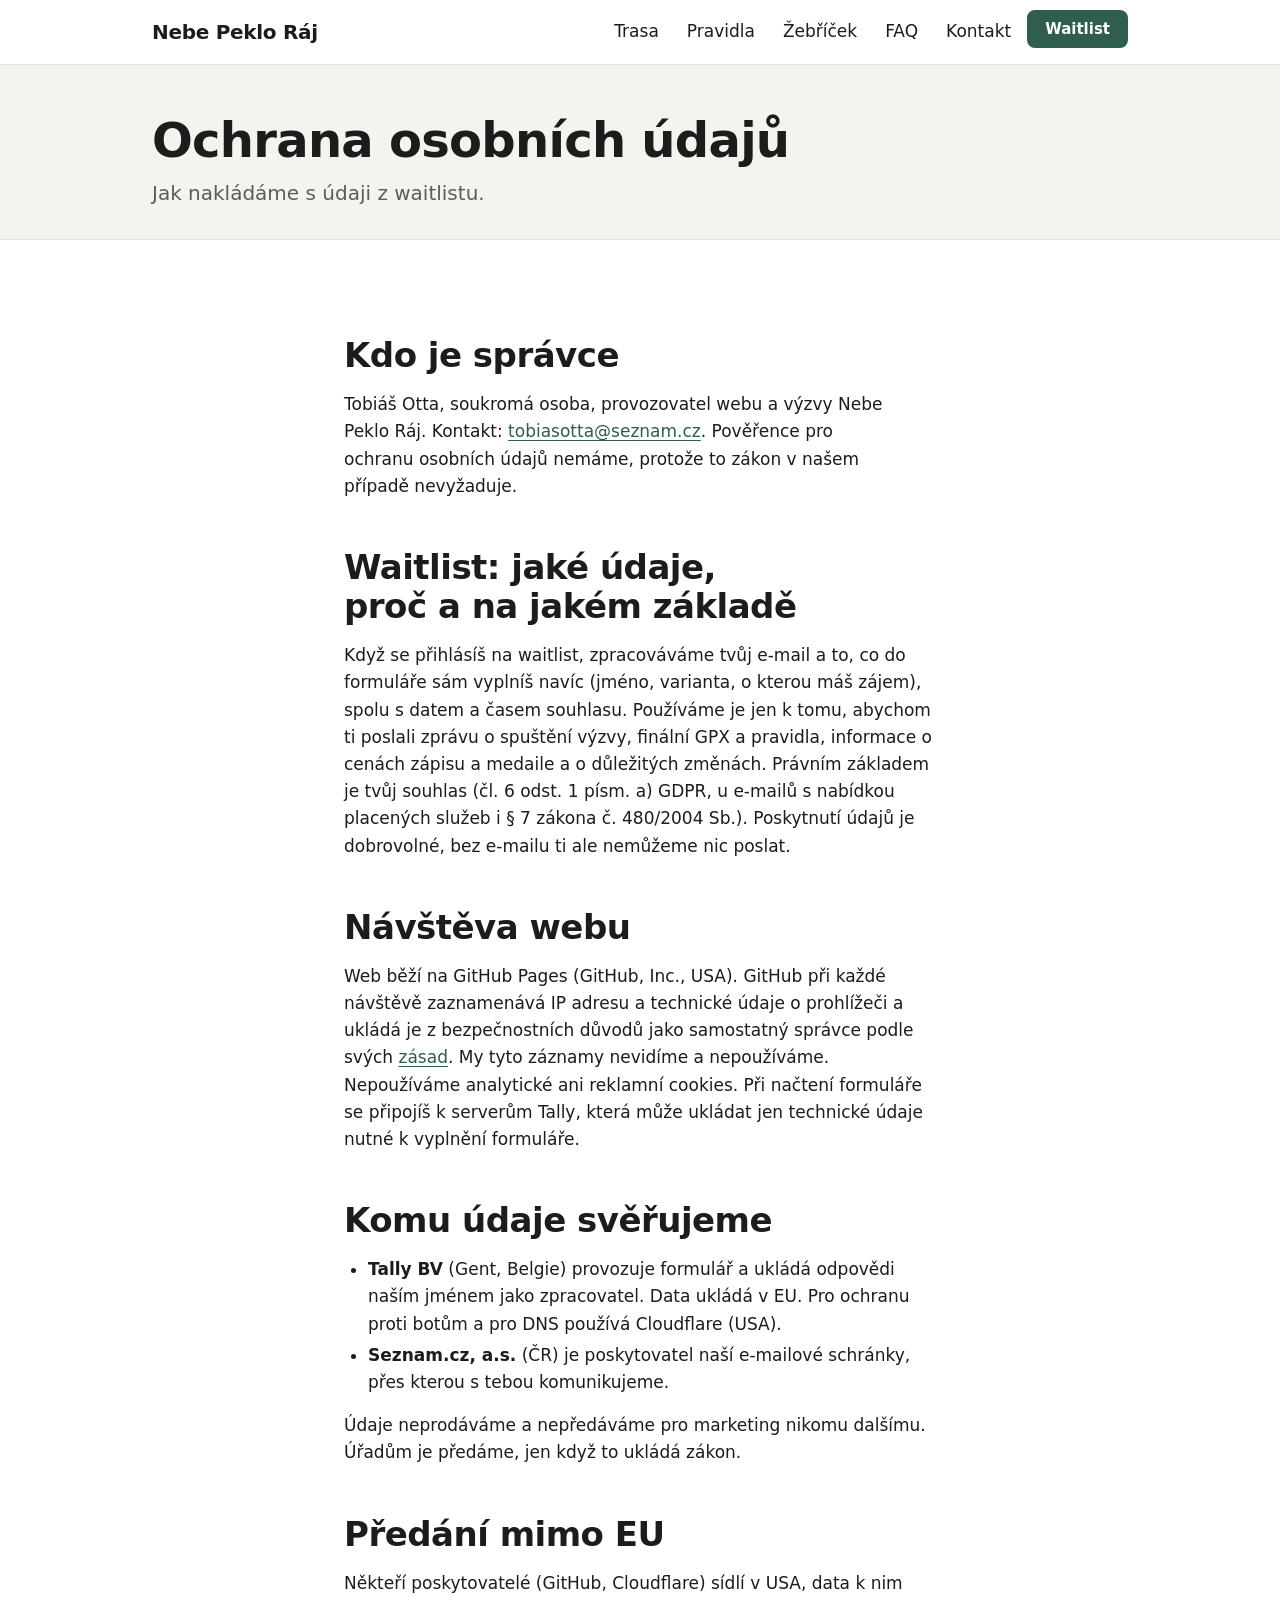
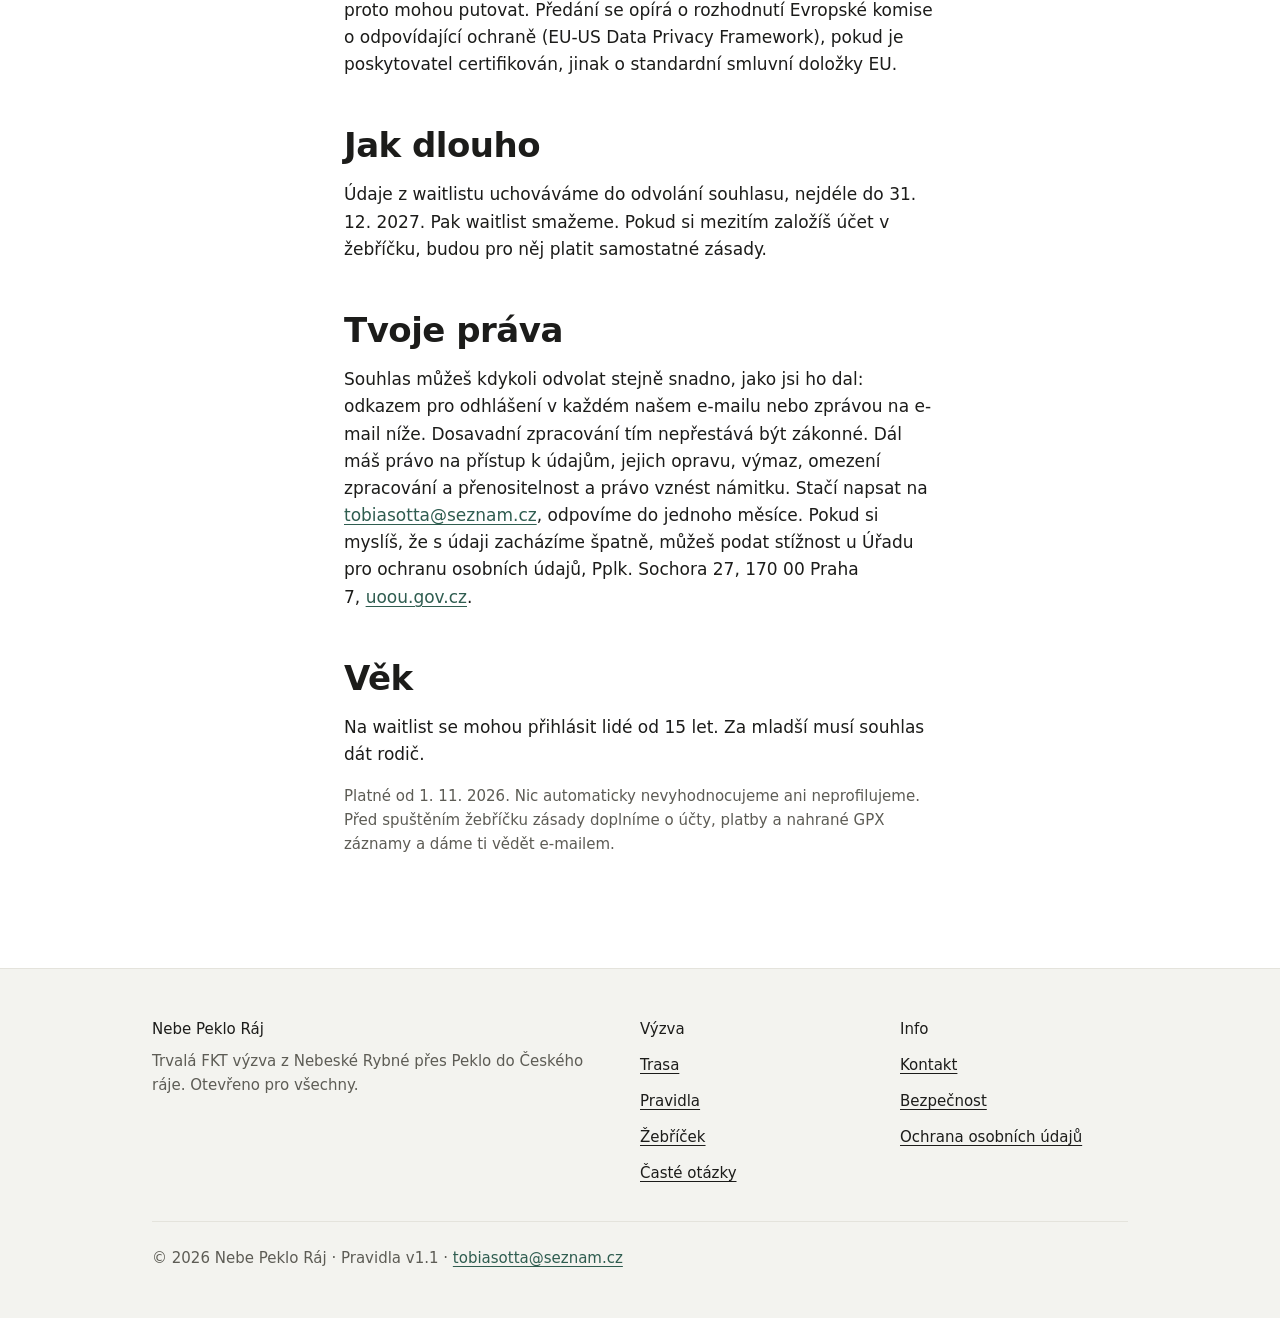
<file: ochrana-udaju.html>
<!doctype html>
<html lang="cs">
<head>
  <meta charset="utf-8">
  <meta name="viewport" content="width=device-width, initial-scale=1">
  <title>Ochrana osobních údajů – Nebe Peklo Ráj</title>
  <meta name="description" content="Jak zpracováváme e-mail z waitlistu výzvy Nebe Peklo Ráj.">
  <link rel="canonical" href="https://polik9000.github.io/Nebe-peklo-raj/ochrana-udaju.html">
  <meta property="og:type" content="website">
  <meta property="og:locale" content="cs_CZ">
  <meta property="og:site_name" content="Nebe Peklo Ráj">
  <meta property="og:title" content="Ochrana osobních údajů – Nebe Peklo Ráj">
  <meta property="og:description" content="Jak zpracováváme e-mail z waitlistu výzvy Nebe Peklo Ráj.">
  <meta property="og:url" content="https://polik9000.github.io/Nebe-peklo-raj/ochrana-udaju.html">
  <meta name="twitter:card" content="summary">
  <link rel="icon" href="assets/favicon.svg" type="image/svg+xml">
  <link rel="stylesheet" href="assets/styles.css">
</head>
<body>
  <a class="skip-link" href="#obsah">Přeskočit na obsah</a>

  <header class="site-header">
    <div class="container site-header__inner">
      <a class="site-header__brand" href="index.html">Nebe Peklo Ráj</a>
      <nav class="site-nav" aria-label="Hlavní menu">
        <input class="site-nav__toggle" type="checkbox" id="nav-toggle">
        <label class="site-nav__button" for="nav-toggle">Menu</label>
        <ul class="site-nav__list">
          <li class="site-nav__item"><a class="site-nav__link" href="trasa.html">Trasa</a></li>
          <li class="site-nav__item"><a class="site-nav__link" href="pravidla.html">Pravidla</a></li>
          <li class="site-nav__item"><a class="site-nav__link" href="zebricek.html">Žebříček</a></li>
          <li class="site-nav__item"><a class="site-nav__link" href="faq.html">FAQ</a></li>
          <li class="site-nav__item"><a class="site-nav__link" href="kontakt.html">Kontakt</a></li>
          <li class="site-nav__item"><a class="button button--small" href="index.html#waitlist">Waitlist</a></li>
        </ul>
      </nav>
    </div>
  </header>

  <main id="obsah">
    <header class="page-header">
      <div class="container">
        <h1 class="page-header__title">Ochrana osobních údajů</h1>
        <p class="page-header__lead">Jak nakládáme s údaji z waitlistu.</p>
      </div>
    </header>

    <section class="section">
      <div class="container container--narrow prose">
        <h2 class="section__title">Kdo je správce</h2>
        <p>Tobiáš Otta, soukromá osoba, provozovatel webu a výzvy Nebe Peklo Ráj. Kontakt: <a href="mailto:tobiasotta@seznam.cz">tobiasotta@seznam.cz</a>. Pověřence pro ochranu osobních údajů nemáme, protože to zákon v našem případě nevyžaduje.</p>

        <h2 class="section__title">Waitlist: jaké údaje, proč a na jakém základě</h2>
        <p>Když se přihlásíš na waitlist, zpracováváme tvůj e-mail a to, co do formuláře sám vyplníš navíc (jméno, varianta, o kterou máš zájem), spolu s datem a časem souhlasu. Používáme je jen k tomu, abychom ti poslali zprávu o spuštění výzvy, finální GPX a pravidla, informace o cenách zápisu a medaile a o důležitých změnách. Právním základem je tvůj souhlas (čl. 6 odst. 1 písm. a) GDPR, u e-mailů s nabídkou placených služeb i § 7 zákona č. 480/2004 Sb.). Poskytnutí údajů je dobrovolné, bez e-mailu ti ale nemůžeme nic poslat.</p>

        <h2 class="section__title">Návštěva webu</h2>
        <p>Web běží na GitHub Pages (GitHub, Inc., USA). GitHub při každé návštěvě zaznamenává IP adresu a technické údaje o prohlížeči a ukládá je z bezpečnostních důvodů jako samostatný správce podle svých <a href="https://docs.github.com/en/site-policy/privacy-policies/github-general-privacy-statement">zásad</a>. My tyto záznamy nevidíme a nepoužíváme. Nepoužíváme analytické ani reklamní cookies. Při načtení formuláře se připojíš k serverům Tally, která může ukládat jen technické údaje nutné k vyplnění formuláře.</p>

        <h2 class="section__title">Komu údaje svěřujeme</h2>
        <ul>
          <li><strong>Tally BV</strong> (Gent, Belgie) provozuje formulář a ukládá odpovědi naším jménem jako zpracovatel. Data ukládá v EU. Pro ochranu proti botům a pro DNS používá Cloudflare (USA).</li>
          <li><strong>Seznam.cz, a.s.</strong> (ČR) je poskytovatel naší e-mailové schránky, přes kterou s tebou komunikujeme.</li>
          <!-- až bude vybraný nástroj na rozesílku e-mailů, doplnit sem -->
        </ul>
        <p>Údaje neprodáváme a nepředáváme pro marketing nikomu dalšímu. Úřadům je předáme, jen když to ukládá zákon.</p>

        <h2 class="section__title">Předání mimo EU</h2>
        <p>Někteří poskytovatelé (GitHub, Cloudflare) sídlí v USA, data k nim proto mohou putovat. Předání se opírá o rozhodnutí Evropské komise o odpovídající ochraně (EU-US Data Privacy Framework), pokud je poskytovatel certifikován, jinak o standardní smluvní doložky EU.</p>

        <h2 class="section__title">Jak dlouho</h2>
        <p>Údaje z waitlistu uchováváme do odvolání souhlasu, nejdéle do 31. 12. 2027. Pak waitlist smažeme. Pokud si mezitím založíš účet v žebříčku, budou pro něj platit samostatné zásady.</p>

        <h2 class="section__title">Tvoje práva</h2>
        <p>Souhlas můžeš kdykoli odvolat stejně snadno, jako jsi ho dal: odkazem pro odhlášení v každém našem e-mailu nebo zprávou na e-mail níže. Dosavadní zpracování tím nepřestává být zákonné. Dál máš právo na přístup k údajům, jejich opravu, výmaz, omezení zpracování a přenositelnost a právo vznést námitku. Stačí napsat na <a href="mailto:tobiasotta@seznam.cz">tobiasotta@seznam.cz</a>, odpovíme do jednoho měsíce. Pokud si myslíš, že s údaji zacházíme špatně, můžeš podat stížnost u Úřadu pro ochranu osobních údajů, Pplk. Sochora 27, 170 00 Praha 7, <a href="https://uoou.gov.cz">uoou.gov.cz</a>.</p>

        <h2 class="section__title">Věk</h2>
        <p>Na waitlist se mohou přihlásit lidé od 15 let. Za mladší musí souhlas dát rodič.</p>

        <p class="note">Platné od 1. 11. 2026. Nic automaticky nevyhodnocujeme ani neprofilujeme. Před spuštěním žebříčku zásady doplníme o účty, platby a nahrané GPX záznamy a dáme ti vědět e-mailem.</p>
      </div>
    </section>
  </main>

  <footer class="site-footer">
    <div class="container">
      <div class="site-footer__grid">
        <div>
          <p class="site-footer__title">Nebe Peklo Ráj</p>
          <p>Trvalá FKT výzva z Nebeské Rybné přes Peklo do Českého ráje. Otevřeno pro všechny.</p>
        </div>
        <div>
          <p class="site-footer__title">Výzva</p>
          <ul class="site-footer__list">
            <li><a href="trasa.html">Trasa</a></li>
            <li><a href="pravidla.html">Pravidla</a></li>
            <li><a href="zebricek.html">Žebříček</a></li>
            <li><a href="faq.html">Časté otázky</a></li>
          </ul>
        </div>
        <div>
          <p class="site-footer__title">Info</p>
          <ul class="site-footer__list">
            <li><a href="kontakt.html">Kontakt</a></li>
            <li><a href="trasa.html#bezpecnost">Bezpečnost</a></li>
            <li><a href="ochrana-udaju.html">Ochrana osobních údajů</a></li>
          </ul>
        </div>
      </div>
      <div class="site-footer__bottom">
        <p>© 2026 Nebe Peklo Ráj · Pravidla v1.1 · <a href="mailto:tobiasotta@seznam.cz">tobiasotta@seznam.cz</a></p>
      </div>
    </div>
  </footer>
</body>
</html>
</file>
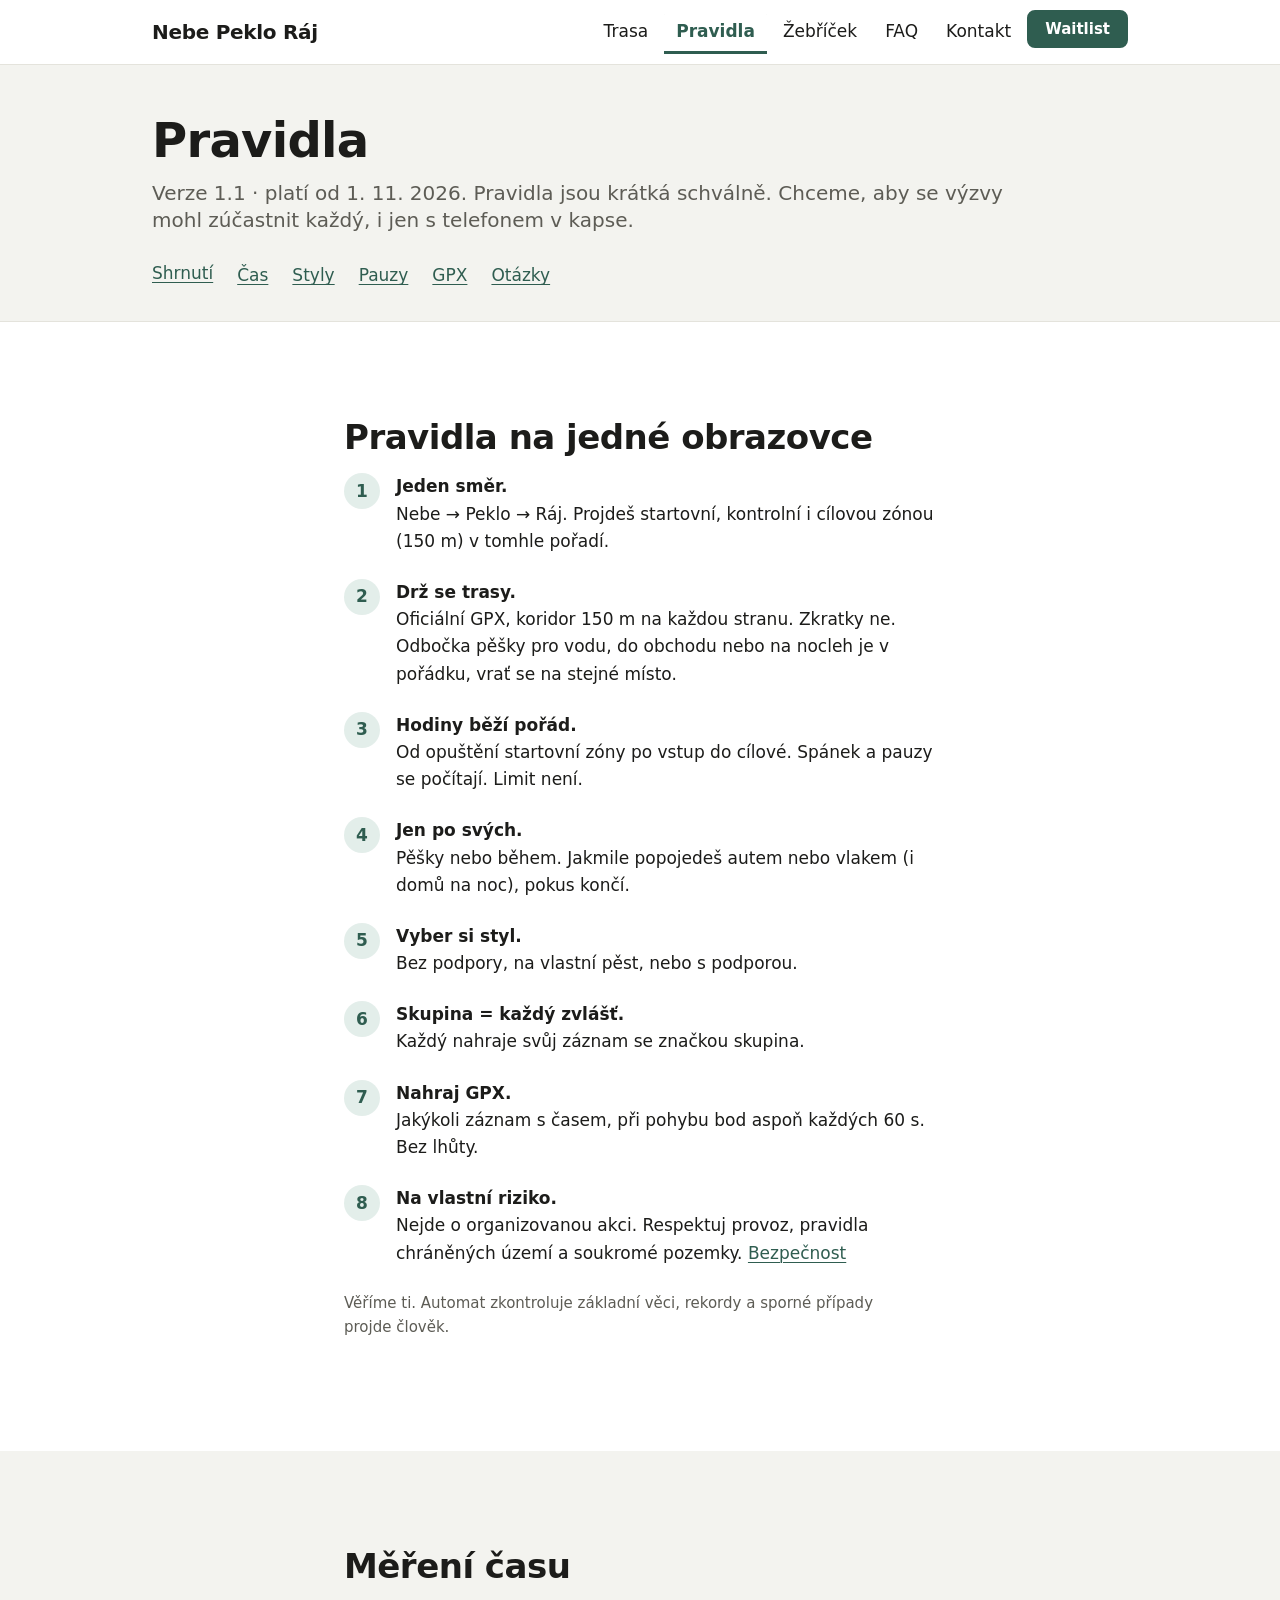
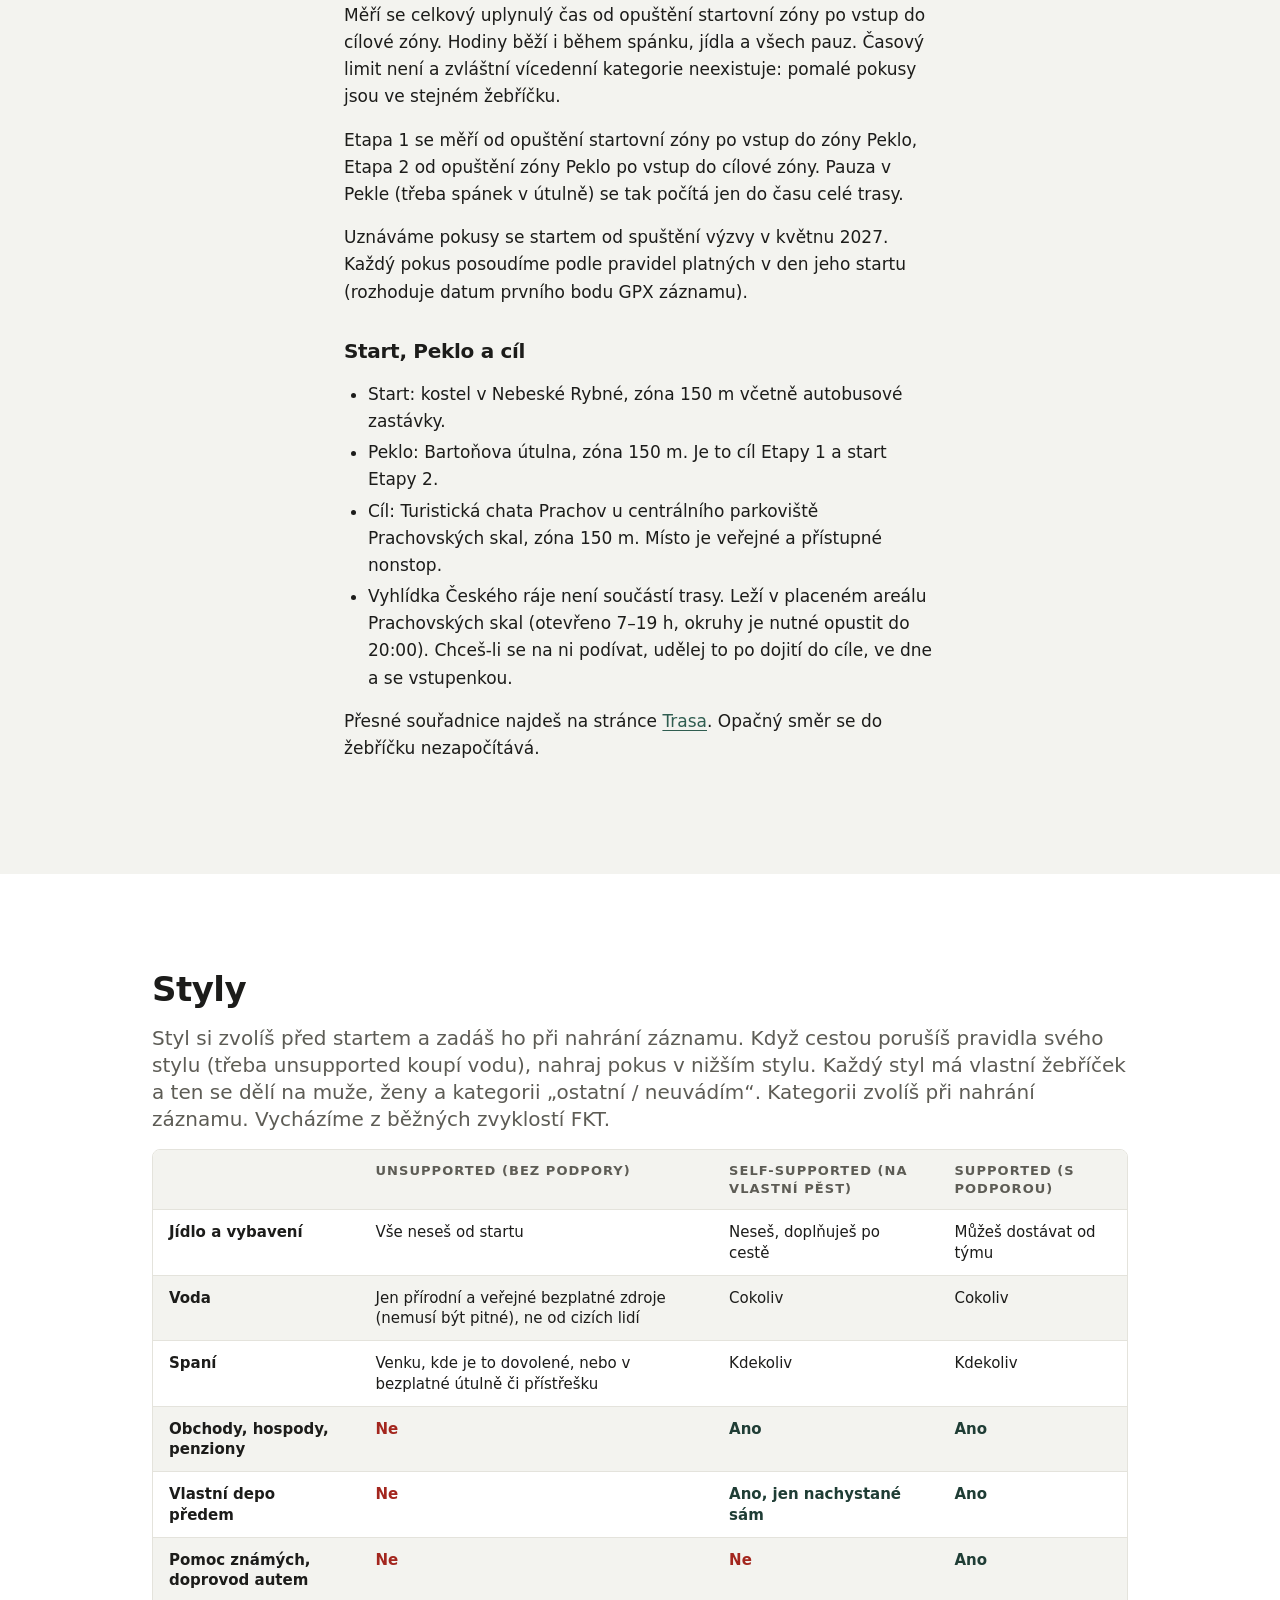
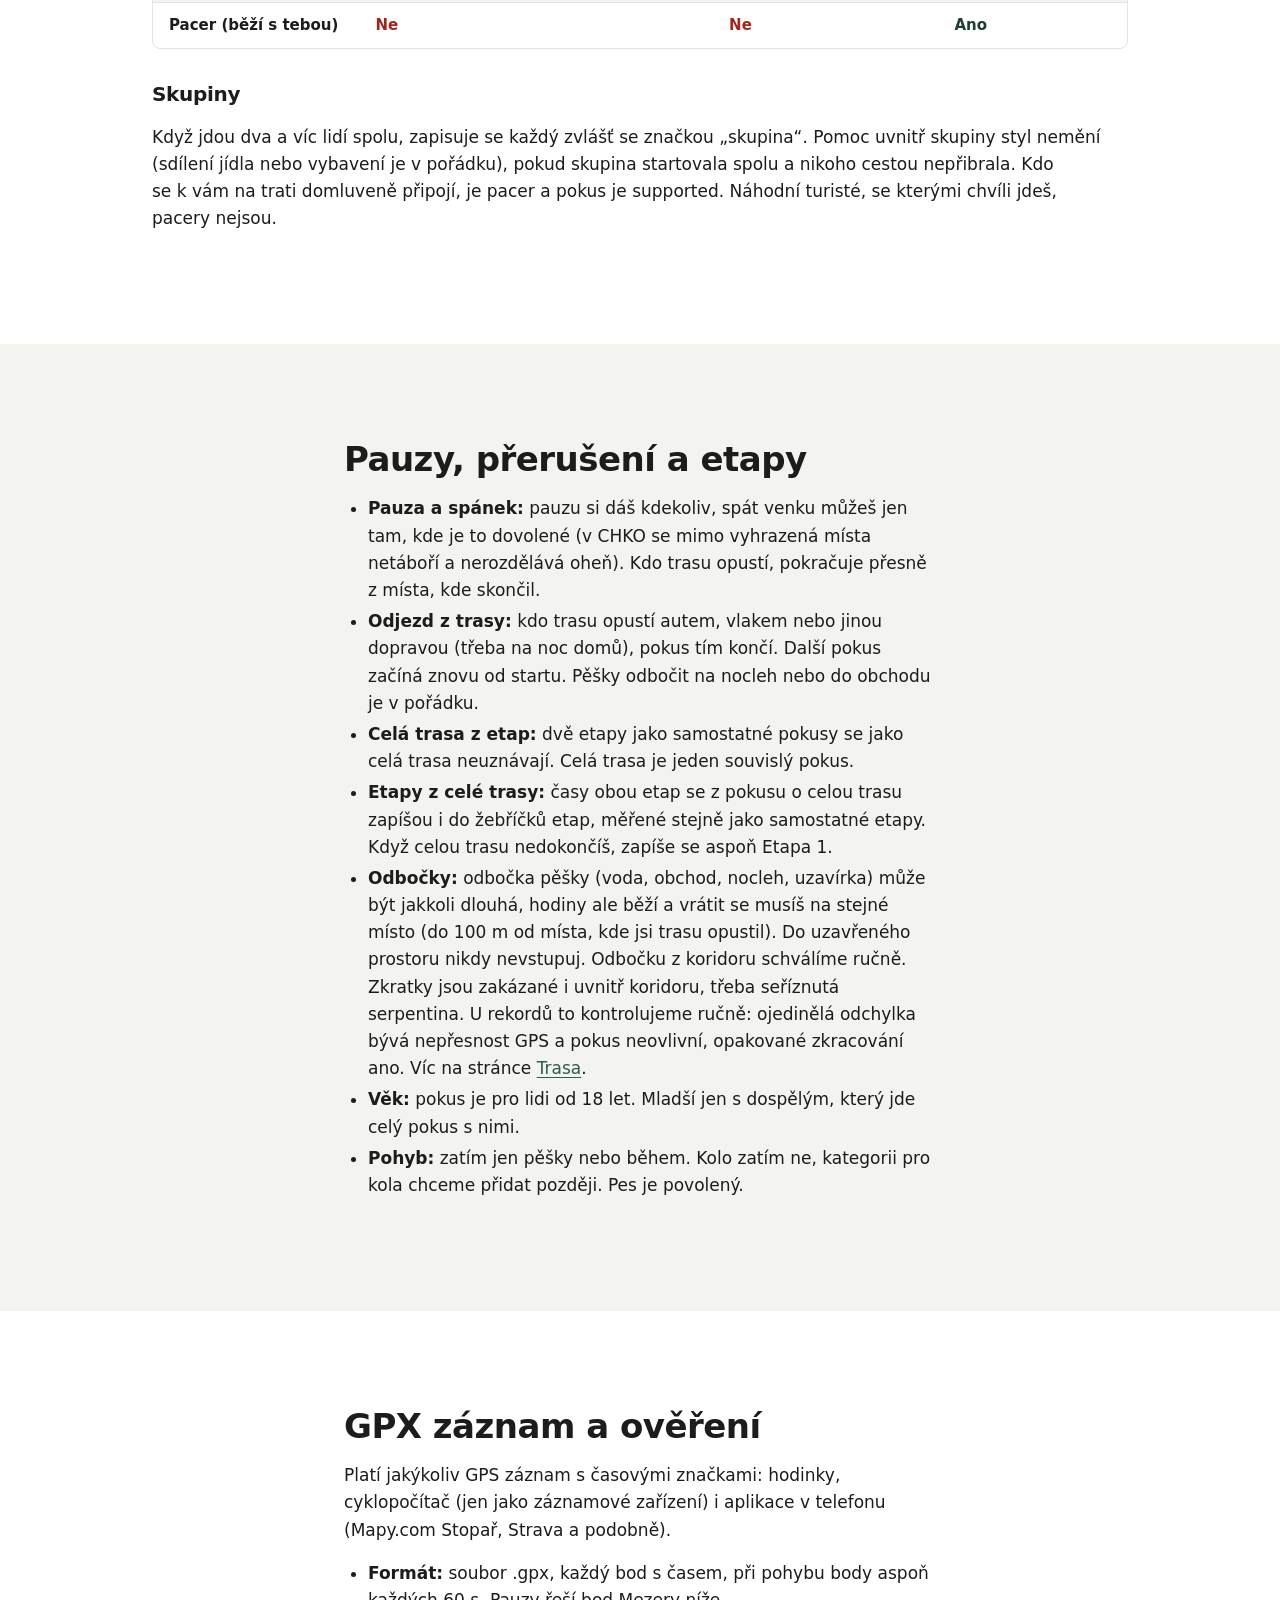
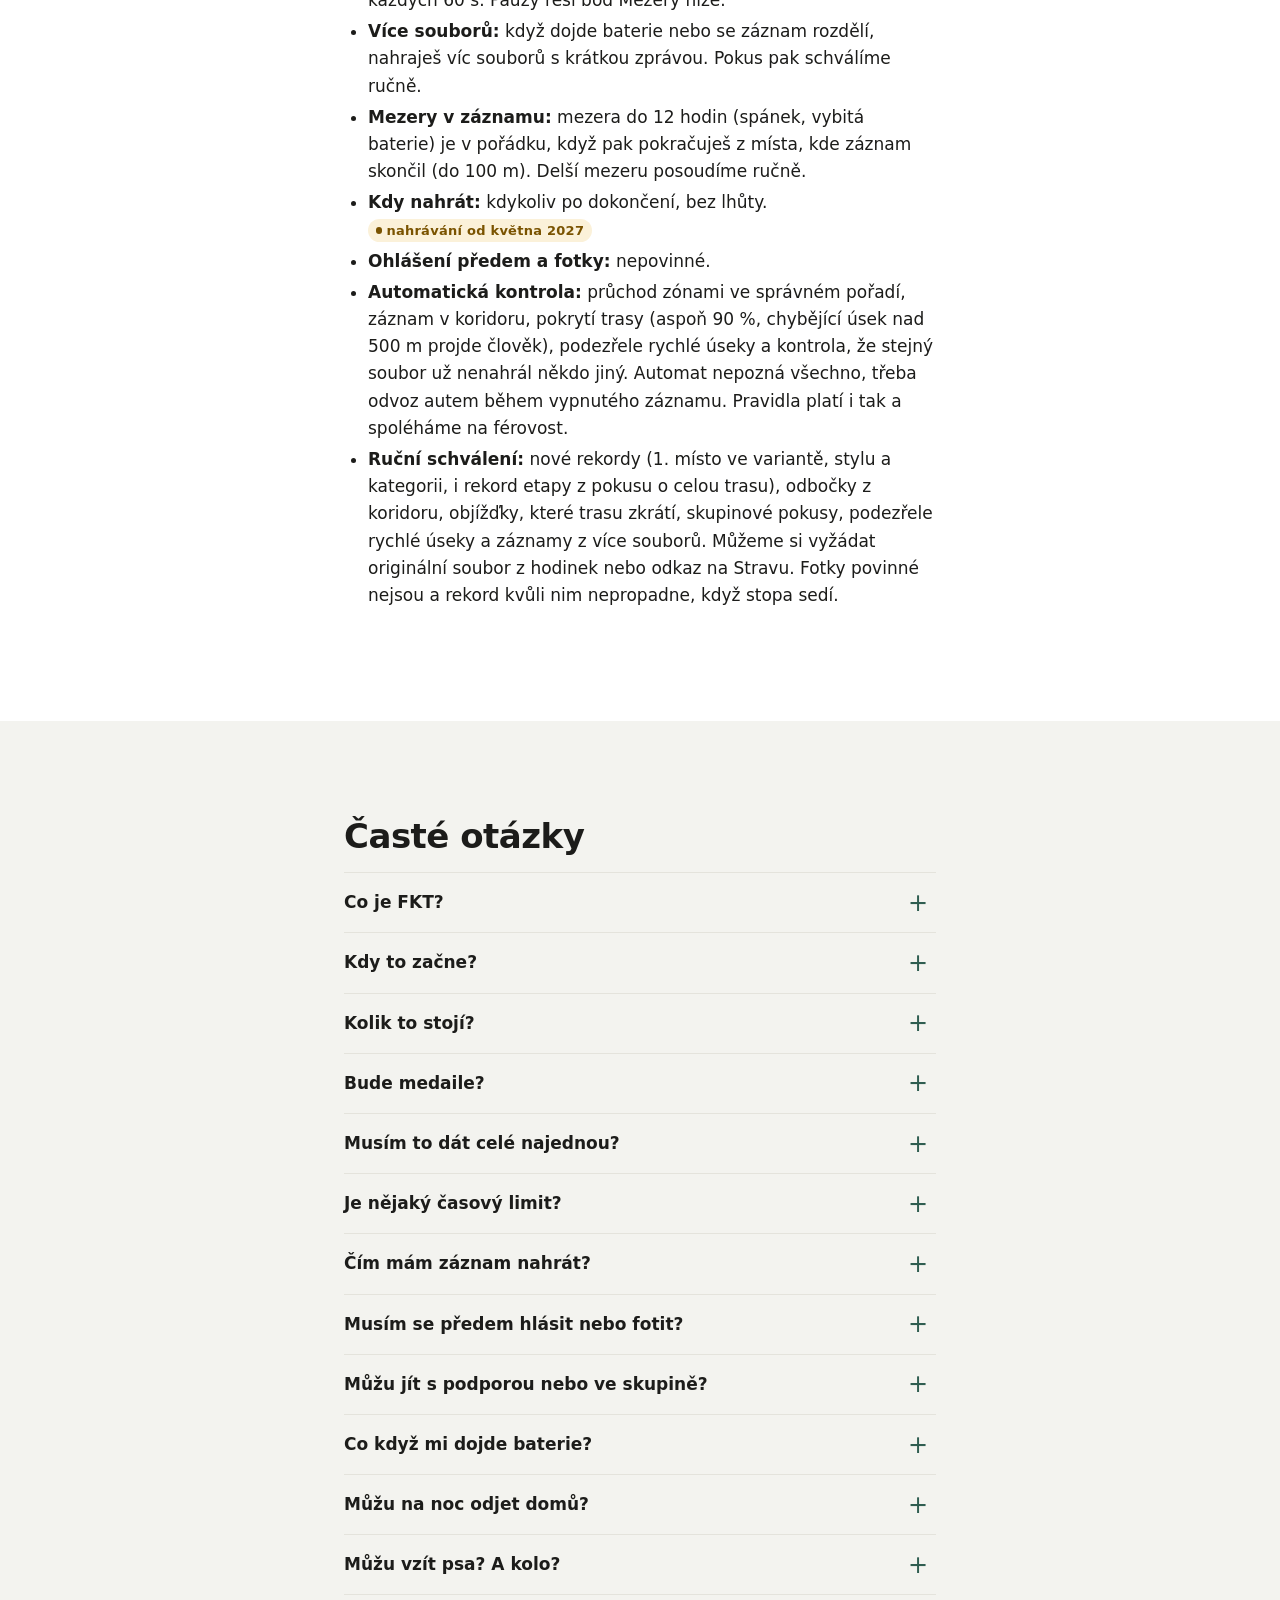
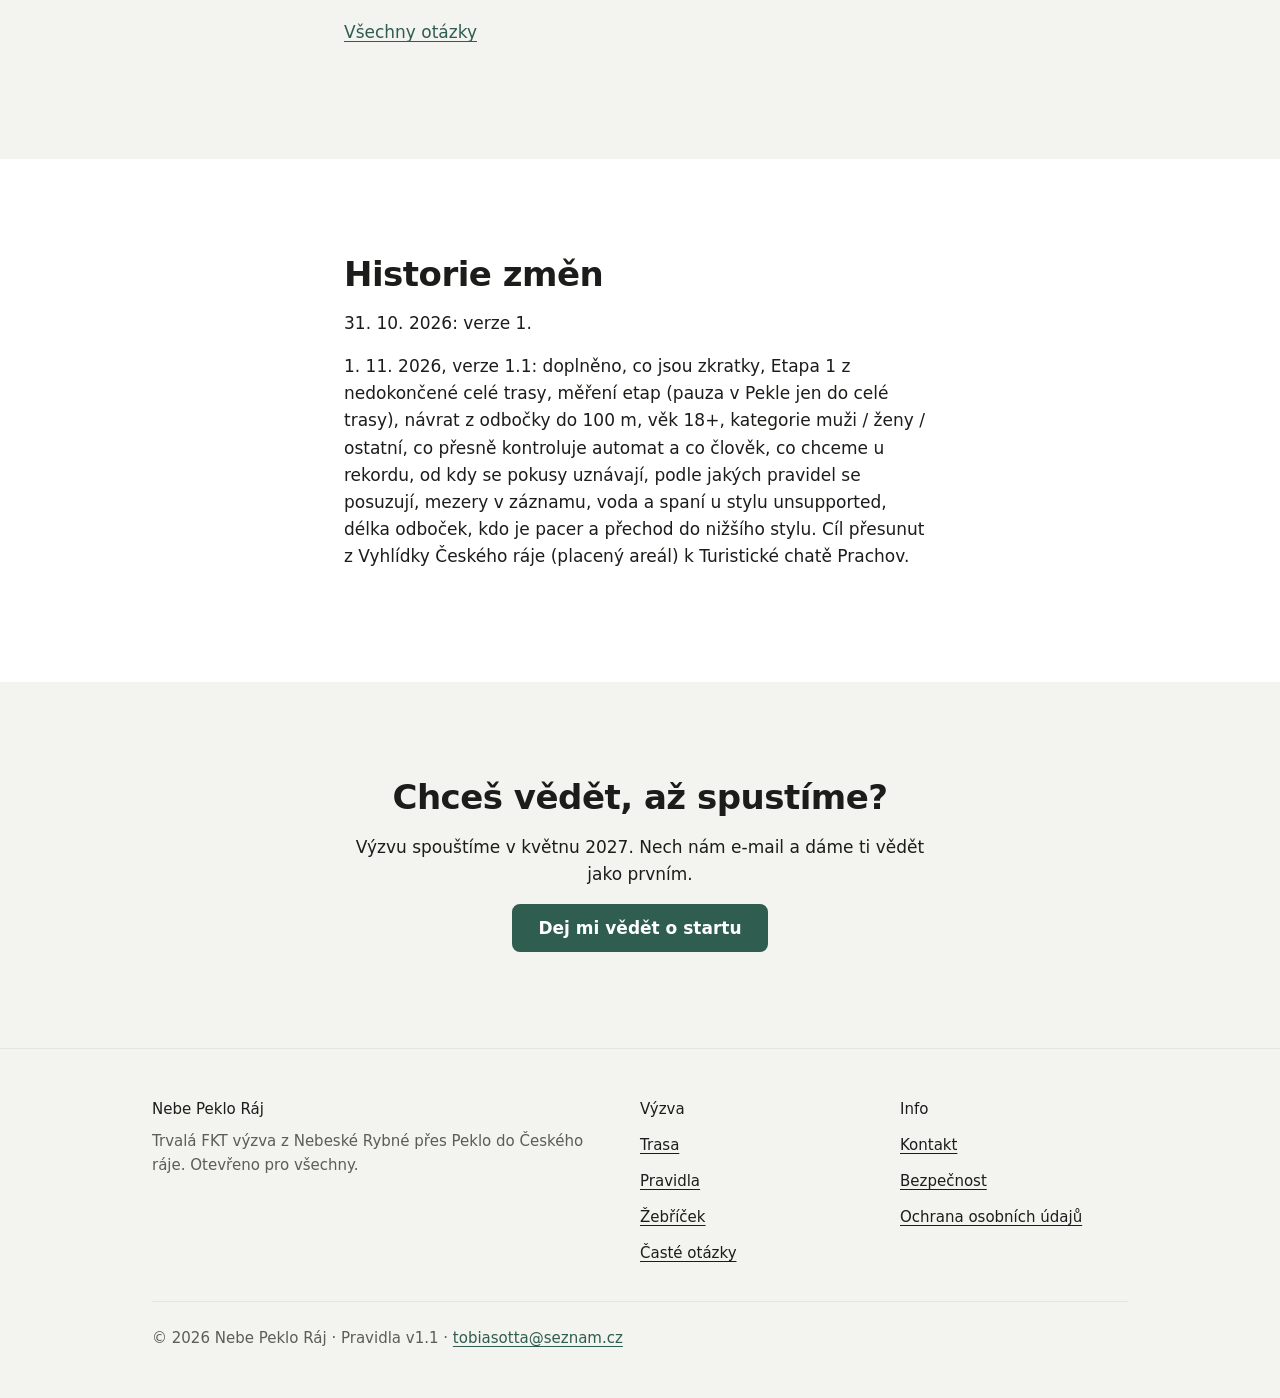
<file: pravidla.html>
<!doctype html>
<html lang="cs">
<head>
  <meta charset="utf-8">
  <meta name="viewport" content="width=device-width, initial-scale=1">
  <title>Pravidla – Nebe Peklo Ráj</title>
  <meta name="description" content="Jak funguje měření času, styly Unsupported, Self-supported a Supported, pauzy, odbočky a požadavky na GPX záznam.">
  <link rel="canonical" href="https://polik9000.github.io/Nebe-peklo-raj/pravidla.html">
  <meta property="og:type" content="website">
  <meta property="og:locale" content="cs_CZ">
  <meta property="og:site_name" content="Nebe Peklo Ráj">
  <meta property="og:title" content="Pravidla – Nebe Peklo Ráj">
  <meta property="og:description" content="Jak funguje měření času, styly Unsupported, Self-supported a Supported, pauzy, odbočky a požadavky na GPX záznam.">
  <meta property="og:url" content="https://polik9000.github.io/Nebe-peklo-raj/pravidla.html">
  <meta name="twitter:card" content="summary">
  <link rel="icon" href="assets/favicon.svg" type="image/svg+xml">
  <link rel="stylesheet" href="assets/styles.css">
</head>
<body>
  <a class="skip-link" href="#obsah">Přeskočit na obsah</a>

  <header class="site-header">
    <div class="container site-header__inner">
      <a class="site-header__brand" href="index.html">Nebe Peklo Ráj</a>
      <nav class="site-nav" aria-label="Hlavní menu">
        <input class="site-nav__toggle" type="checkbox" id="nav-toggle">
        <label class="site-nav__button" for="nav-toggle">Menu</label>
        <ul class="site-nav__list">
          <li class="site-nav__item"><a class="site-nav__link" href="trasa.html">Trasa</a></li>
          <li class="site-nav__item"><a class="site-nav__link" href="pravidla.html" aria-current="page">Pravidla</a></li>
          <li class="site-nav__item"><a class="site-nav__link" href="zebricek.html">Žebříček</a></li>
          <li class="site-nav__item"><a class="site-nav__link" href="faq.html">FAQ</a></li>
          <li class="site-nav__item"><a class="site-nav__link" href="kontakt.html">Kontakt</a></li>
          <li class="site-nav__item"><a class="button button--small" href="index.html#waitlist">Waitlist</a></li>
        </ul>
      </nav>
    </div>
  </header>

  <main id="obsah">
    <header class="page-header">
      <div class="container">
        <h1 class="page-header__title">Pravidla</h1>
        <p class="page-header__lead">Verze 1.1 · platí od 1. 11. 2026. Pravidla jsou krátká schválně. Chceme, aby se výzvy mohl zúčastnit každý, i jen s telefonem v kapse.</p>
        <nav class="page-toc" aria-label="Na této stránce"><ul class="cluster">
          <li><a href="#shrnuti">Shrnutí</a></li>
          <li><a href="#cas">Čas</a></li>
          <li><a href="#styly">Styly</a></li>
          <li><a href="#pauzy">Pauzy</a></li>
          <li><a href="#gpx">GPX</a></li>
          <li><a href="#otazky">Otázky</a></li>
        </ul></nav>
      </div>
    </header>

    <section class="section" id="shrnuti">
      <div class="container container--narrow">
        <h2 class="section__title">Pravidla na jedné obrazovce</h2>
        <ol class="steps">
          <li class="steps__item"><strong>Jeden směr.</strong> Nebe → Peklo → Ráj. Projdeš startovní, kontrolní i cílovou zónou (150 m) v tomhle pořadí.</li>
          <li class="steps__item"><strong>Drž se trasy.</strong> Oficiální GPX, koridor 150 m na každou stranu. Zkratky ne. Odbočka pěšky pro vodu, do obchodu nebo na nocleh je v pořádku, vrať se na stejné místo.</li>
          <li class="steps__item"><strong>Hodiny běží pořád.</strong> Od opuštění startovní zóny po vstup do cílové. Spánek a pauzy se počítají. Limit není.</li>
          <li class="steps__item"><strong>Jen po svých.</strong> Pěšky nebo během. Jakmile popojedeš autem nebo vlakem (i domů na noc), pokus končí.</li>
          <li class="steps__item"><strong>Vyber si styl.</strong> Bez podpory, na vlastní pěst, nebo s podporou.</li>
          <li class="steps__item"><strong>Skupina = každý zvlášť.</strong> Každý nahraje svůj záznam se značkou skupina.</li>
          <li class="steps__item"><strong>Nahraj GPX.</strong> Jakýkoli záznam s časem, při pohybu bod aspoň každých 60 s. Bez lhůty.</li>
          <li class="steps__item"><strong>Na vlastní riziko.</strong> Nejde o organizovanou akci. Respektuj provoz, pravidla chráněných území a soukromé pozemky. <a href="trasa.html#bezpecnost">Bezpečnost</a></li>
        </ol>
        <p class="note">Věříme ti. Automat zkontroluje základní věci, rekordy a sporné případy projde člověk.</p>
      </div>
    </section>

    <section class="section section--alt" id="cas">
      <div class="container container--narrow prose">
        <h2 class="section__title">Měření času</h2>
        <p>Měří se celkový uplynulý čas od opuštění startovní zóny po vstup do cílové zóny. Hodiny běží i během spánku, jídla a všech pauz. Časový limit není a zvláštní vícedenní kategorie neexistuje: pomalé pokusy jsou ve stejném žebříčku.</p>
        <p>Etapa 1 se měří od opuštění startovní zóny po vstup do zóny Peklo, Etapa 2 od opuštění zóny Peklo po vstup do cílové zóny. Pauza v Pekle (třeba spánek v útulně) se tak počítá jen do času celé trasy.</p>
        <p>Uznáváme pokusy se startem od spuštění výzvy v květnu 2027. Každý pokus posoudíme podle pravidel platných v den jeho startu (rozhoduje datum prvního bodu GPX záznamu).</p>
        <h3 class="subsection__title">Start, Peklo a cíl</h3>
        <ul>
          <li>Start: kostel v Nebeské Rybné, zóna 150 m včetně autobusové zastávky.</li>
          <li>Peklo: Bartoňova útulna, zóna 150 m. Je to cíl Etapy 1 a start Etapy 2.</li>
          <li>Cíl: Turistická chata Prachov u centrálního parkoviště Prachovských skal, zóna 150 m. Místo je veřejné a přístupné nonstop.</li>
          <li>Vyhlídka Českého ráje není součástí trasy. Leží v placeném areálu Prachovských skal (otevřeno 7–19 h, okruhy je nutné opustit do 20:00). Chceš-li se na ni podívat, udělej to po dojití do cíle, ve dne a se vstupenkou.</li>
        </ul>
        <p>Přesné souřadnice najdeš na stránce <a href="trasa.html#body">Trasa</a>. Opačný směr se do žebříčku nezapočítává.</p>
      </div>
    </section>

    <section class="section" id="styly">
      <div class="container">
        <h2 class="section__title">Styly</h2>
        <p class="section__intro">Styl si zvolíš před startem a zadáš ho při nahrání záznamu. Když cestou porušíš pravidla svého stylu (třeba unsupported koupí vodu), nahraj pokus v nižším stylu. Každý styl má vlastní žebříček a ten se dělí na muže, ženy a kategorii „ostatní / neuvádím“. Kategorii zvolíš při nahrání záznamu. Vycházíme z běžných zvyklostí FKT.</p>
        <div class="table-wrap" tabindex="0" role="region" aria-label="Styly FKT">
          <table class="table table--striped table--stack">
            <thead><tr><th scope="col"></th><th scope="col">Unsupported (bez podpory)</th><th scope="col">Self-supported (na vlastní pěst)</th><th scope="col">Supported (s podporou)</th></tr></thead>
            <tbody>
              <tr><th scope="row">Jídlo a vybavení</th><td data-label="Unsupported">Vše neseš od startu</td><td data-label="Self-supported">Neseš, doplňuješ po cestě</td><td data-label="Supported">Můžeš dostávat od týmu</td></tr>
              <tr><th scope="row">Voda</th><td data-label="Unsupported">Jen přírodní a veřejné bezplatné zdroje (nemusí být pitné), ne od cizích lidí</td><td data-label="Self-supported">Cokoliv</td><td data-label="Supported">Cokoliv</td></tr>
              <tr><th scope="row">Spaní</th><td data-label="Unsupported">Venku, kde je to dovolené, nebo v bezplatné útulně či přístřešku</td><td data-label="Self-supported">Kdekoliv</td><td data-label="Supported">Kdekoliv</td></tr>
              <tr><th scope="row">Obchody, hospody, penziony</th><td data-label="Unsupported" class="table__no">Ne</td><td data-label="Self-supported" class="table__yes">Ano</td><td data-label="Supported" class="table__yes">Ano</td></tr>
              <tr><th scope="row">Vlastní depo předem</th><td data-label="Unsupported" class="table__no">Ne</td><td data-label="Self-supported" class="table__yes">Ano, jen nachystané sám</td><td data-label="Supported" class="table__yes">Ano</td></tr>
              <tr><th scope="row">Pomoc známých, doprovod autem</th><td data-label="Unsupported" class="table__no">Ne</td><td data-label="Self-supported" class="table__no">Ne</td><td data-label="Supported" class="table__yes">Ano</td></tr>
              <tr><th scope="row">Pacer (běží s tebou)</th><td data-label="Unsupported" class="table__no">Ne</td><td data-label="Self-supported" class="table__no">Ne</td><td data-label="Supported" class="table__yes">Ano</td></tr>
            </tbody>
          </table>
        </div>
        <h3 class="subsection__title">Skupiny</h3>
        <p>Když jdou dva a víc lidí spolu, zapisuje se každý zvlášť se značkou „skupina“. Pomoc uvnitř skupiny styl nemění (sdílení jídla nebo vybavení je v pořádku), pokud skupina startovala spolu a nikoho cestou nepřibrala. Kdo se k vám na trati domluveně připojí, je pacer a pokus je supported. Náhodní turisté, se kterými chvíli jdeš, pacery nejsou.</p>
      </div>
    </section>

    <section class="section section--alt" id="pauzy">
      <div class="container container--narrow prose">
        <h2 class="section__title">Pauzy, přerušení a etapy</h2>
        <ul>
          <li><strong>Pauza a spánek:</strong> pauzu si dáš kdekoliv, spát venku můžeš jen tam, kde je to dovolené (v CHKO se mimo vyhrazená místa netáboří a nerozdělává oheň). Kdo trasu opustí, pokračuje přesně z místa, kde skončil.</li>
          <li><strong>Odjezd z trasy:</strong> kdo trasu opustí autem, vlakem nebo jinou dopravou (třeba na noc domů), pokus tím končí. Další pokus začíná znovu od startu. Pěšky odbočit na nocleh nebo do obchodu je v pořádku.</li>
          <li><strong>Celá trasa z etap:</strong> dvě etapy jako samostatné pokusy se jako celá trasa neuznávají. Celá trasa je jeden souvislý pokus.</li>
          <li><strong>Etapy z celé trasy:</strong> časy obou etap se z pokusu o celou trasu zapíšou i do žebříčků etap, měřené stejně jako samostatné etapy. Když celou trasu nedokončíš, zapíše se aspoň Etapa 1.</li>
          <li><strong>Odbočky:</strong> odbočka pěšky (voda, obchod, nocleh, uzavírka) může být jakkoli dlouhá, hodiny ale běží a vrátit se musíš na stejné místo (do 100 m od místa, kde jsi trasu opustil). Do uzavřeného prostoru nikdy nevstupuj. Odbočku z koridoru schválíme ručně. Zkratky jsou zakázané i uvnitř koridoru, třeba seříznutá serpentina. U rekordů to kontrolujeme ručně: ojedinělá odchylka bývá nepřesnost GPS a pokus neovlivní, opakované zkracování ano. Víc na stránce <a href="trasa.html#koridor">Trasa</a>.</li>
          <li><strong>Věk:</strong> pokus je pro lidi od 18 let. Mladší jen s dospělým, který jde celý pokus s nimi.</li>
          <li><strong>Pohyb:</strong> zatím jen pěšky nebo během. Kolo zatím ne, kategorii pro kola chceme přidat později. Pes je povolený.</li>
        </ul>
      </div>
    </section>

    <section class="section" id="gpx">
      <div class="container container--narrow prose">
        <h2 class="section__title">GPX záznam a ověření</h2>
        <p>Platí jakýkoliv GPS záznam s časovými značkami: hodinky, cyklopočítač (jen jako záznamové zařízení) i aplikace v telefonu (Mapy.com Stopař, Strava a podobně).</p>
        <ul>
          <li><strong>Formát:</strong> soubor .gpx, každý bod s časem, při pohybu body aspoň každých 60 s. Pauzy řeší bod Mezery níže.</li>
          <li><strong>Více souborů:</strong> když dojde baterie nebo se záznam rozdělí, nahraješ víc souborů s krátkou zprávou. Pokus pak schválíme ručně.</li>
          <li><strong>Mezery v záznamu:</strong> mezera do 12 hodin (spánek, vybitá baterie) je v pořádku, když pak pokračuješ z místa, kde záznam skončil (do 100 m). Delší mezeru posoudíme ručně.</li>
          <li><strong>Kdy nahrát:</strong> kdykoliv po dokončení, bez lhůty. <span class="badge badge--soon">nahrávání od května 2027</span></li>
          <li><strong>Ohlášení předem a fotky:</strong> nepovinné.</li>
          <li><strong>Automatická kontrola:</strong> průchod zónami ve správném pořadí, záznam v koridoru, pokrytí trasy (aspoň 90 %, chybějící úsek nad 500 m projde člověk), podezřele rychlé úseky a kontrola, že stejný soubor už nenahrál někdo jiný. Automat nepozná všechno, třeba odvoz autem během vypnutého záznamu. Pravidla platí i tak a spoléháme na férovost.</li>
          <li><strong>Ruční schválení:</strong> nové rekordy (1. místo ve variantě, stylu a kategorii, i rekord etapy z pokusu o celou trasu), odbočky z koridoru, objížďky, které trasu zkrátí, skupinové pokusy, podezřele rychlé úseky a záznamy z více souborů. Můžeme si vyžádat originální soubor z hodinek nebo odkaz na Stravu. Fotky povinné nejsou a rekord kvůli nim nepropadne, když stopa sedí.</li>
        </ul>
      </div>
    </section>

    <section class="section section--alt" id="otazky">
      <div class="container container--narrow">
        <h2 class="section__title">Časté otázky</h2>
        <div class="faq">
          <details class="faq__item">
            <summary class="faq__question">Co je FKT?</summary>
            <div class="faq__answer"><p>Fastest Known Time, tedy nejrychlejší známý čas na dané trase. Žádný závod ani hromadný start. Každý jde, kdy chce, a časy se porovnávají podle GPX záznamu.</p></div>
          </details>
          <details class="faq__item">
            <summary class="faq__question">Kdy to začne?</summary>
            <div class="faq__answer"><p>Výzvu spouštíme v květnu 2027. Přihlas se na <a href="index.html#waitlist">waitlist</a> a dáme ti vědět.</p></div>
          </details>
          <details class="faq__item">
            <summary class="faq__question">Kolik to stojí?</summary>
            <div class="faq__answer"><p>Trasa i GPX jsou zdarma. Zápis do žebříčku bude placený, přesnou cenu oznámíme před spuštěním.</p></div>
          </details>
          <details class="faq__item">
            <summary class="faq__question">Bude medaile?</summary>
            <div class="faq__answer"><p>Volitelně ano: 3D tištěná medaile ve tvaru puzzle. Podrobnosti a cenu zveřejníme později.</p></div>
          </details>
          <details class="faq__item">
            <summary class="faq__question">Musím to dát celé najednou?</summary>
            <div class="faq__answer"><p>Nemusíš. Můžeš jít jen Etapu 1 (cca 48 km) nebo Etapu 2 (cca 114 km), každá má svůj žebříček. Dvě etapy zvlášť se ale do celé trasy nesčítají.</p></div>
          </details>
          <details class="faq__item">
            <summary class="faq__question">Je nějaký časový limit?</summary>
            <div class="faq__answer"><p>Ne. Měří se celkový čas od startu do cíle včetně pauz a spánku.</p></div>
          </details>
          <details class="faq__item">
            <summary class="faq__question">Čím mám záznam nahrát?</summary>
            <div class="faq__answer"><p>Čímkoli, co ukládá GPX s časem: hodinky, Stopař v Mapy.com, Strava a podobně. Při pohybu bod aspoň každých 60 sekund, pauzy nevadí. Nahrát můžeš kdykoli, lhůta není.</p></div>
          </details>
          <details class="faq__item">
            <summary class="faq__question">Musím se předem hlásit nebo fotit?</summary>
            <div class="faq__answer"><p>Ne. Ohlášení i fotky jsou nepovinné.</p></div>
          </details>
          <details class="faq__item">
            <summary class="faq__question">Můžu jít s podporou nebo ve skupině?</summary>
            <div class="faq__answer"><p>Ano. Styly jsou bez podpory, na vlastní pěst a s podporou. Ve skupině nahraje každý vlastní záznam se značkou skupina.</p></div>
          </details>
          <details class="faq__item">
            <summary class="faq__question">Co když mi dojde baterie?</summary>
            <div class="faq__answer"><p>Nahraj víc souborů, schválíme je ručně. Powerbanka je ale lepší plán.</p></div>
          </details>
          <details class="faq__item">
            <summary class="faq__question">Můžu na noc odjet domů?</summary>
            <div class="faq__answer"><p>Autem nebo vlakem ne, tím pokus končí a další začíná od startu. Pěšky na nocleh je v pořádku.</p></div>
          </details>
          <details class="faq__item">
            <summary class="faq__question">Můžu vzít psa? A kolo?</summary>
            <div class="faq__answer"><p>Pes ano. Na vodítku ho měj všude, kde to vyžaduje obec, řád rezervace nebo vlastník pozemku. Kolo zatím ne. Kategorii pro kola chceme přidat později.</p></div>
          </details>
        </div>
        <p><a href="faq.html">Všechny otázky</a></p>
      </div>
    </section>

    <section class="section" id="historie">
      <div class="container container--narrow">
        <h2 class="section__title">Historie změn</h2>
        <p>31. 10. 2026: verze 1.</p>
        <p>1. 11. 2026, verze 1.1: doplněno, co jsou zkratky, Etapa 1 z nedokončené celé trasy, měření etap (pauza v Pekle jen do celé trasy), návrat z odbočky do 100 m, věk 18+, kategorie muži / ženy / ostatní, co přesně kontroluje automat a co člověk, co chceme u rekordu, od kdy se pokusy uznávají, podle jakých pravidel se posuzují, mezery v záznamu, voda a spaní u stylu unsupported, délka odboček, kdo je pacer a přechod do nižšího stylu. Cíl přesunut z Vyhlídky Českého ráje (placený areál) k Turistické chatě Prachov.</p>
      </div>
    </section>

    <section class="section section--alt">
      <div class="container container--narrow text-center">
        <h2 class="section__title">Chceš vědět, až spustíme?</h2>
        <p>Výzvu spouštíme v květnu 2027. Nech nám e-mail a dáme ti vědět jako prvním.</p>
        <a class="button button--primary" href="index.html#waitlist">Dej mi vědět o startu</a>
      </div>
    </section>
  </main>

  <footer class="site-footer">
    <div class="container">
      <div class="site-footer__grid">
        <div>
          <p class="site-footer__title">Nebe Peklo Ráj</p>
          <p>Trvalá FKT výzva z Nebeské Rybné přes Peklo do Českého ráje. Otevřeno pro všechny.</p>
        </div>
        <div>
          <p class="site-footer__title">Výzva</p>
          <ul class="site-footer__list">
            <li><a href="trasa.html">Trasa</a></li>
            <li><a href="pravidla.html">Pravidla</a></li>
            <li><a href="zebricek.html">Žebříček</a></li>
            <li><a href="faq.html">Časté otázky</a></li>
          </ul>
        </div>
        <div>
          <p class="site-footer__title">Info</p>
          <ul class="site-footer__list">
            <li><a href="kontakt.html">Kontakt</a></li>
            <li><a href="trasa.html#bezpecnost">Bezpečnost</a></li>
            <li><a href="ochrana-udaju.html">Ochrana osobních údajů</a></li>
          </ul>
        </div>
      </div>
      <div class="site-footer__bottom">
        <p>© 2026 Nebe Peklo Ráj · Pravidla v1.1 · <a href="mailto:tobiasotta@seznam.cz">tobiasotta@seznam.cz</a></p>
      </div>
    </div>
  </footer>
</body>
</html>
</file>
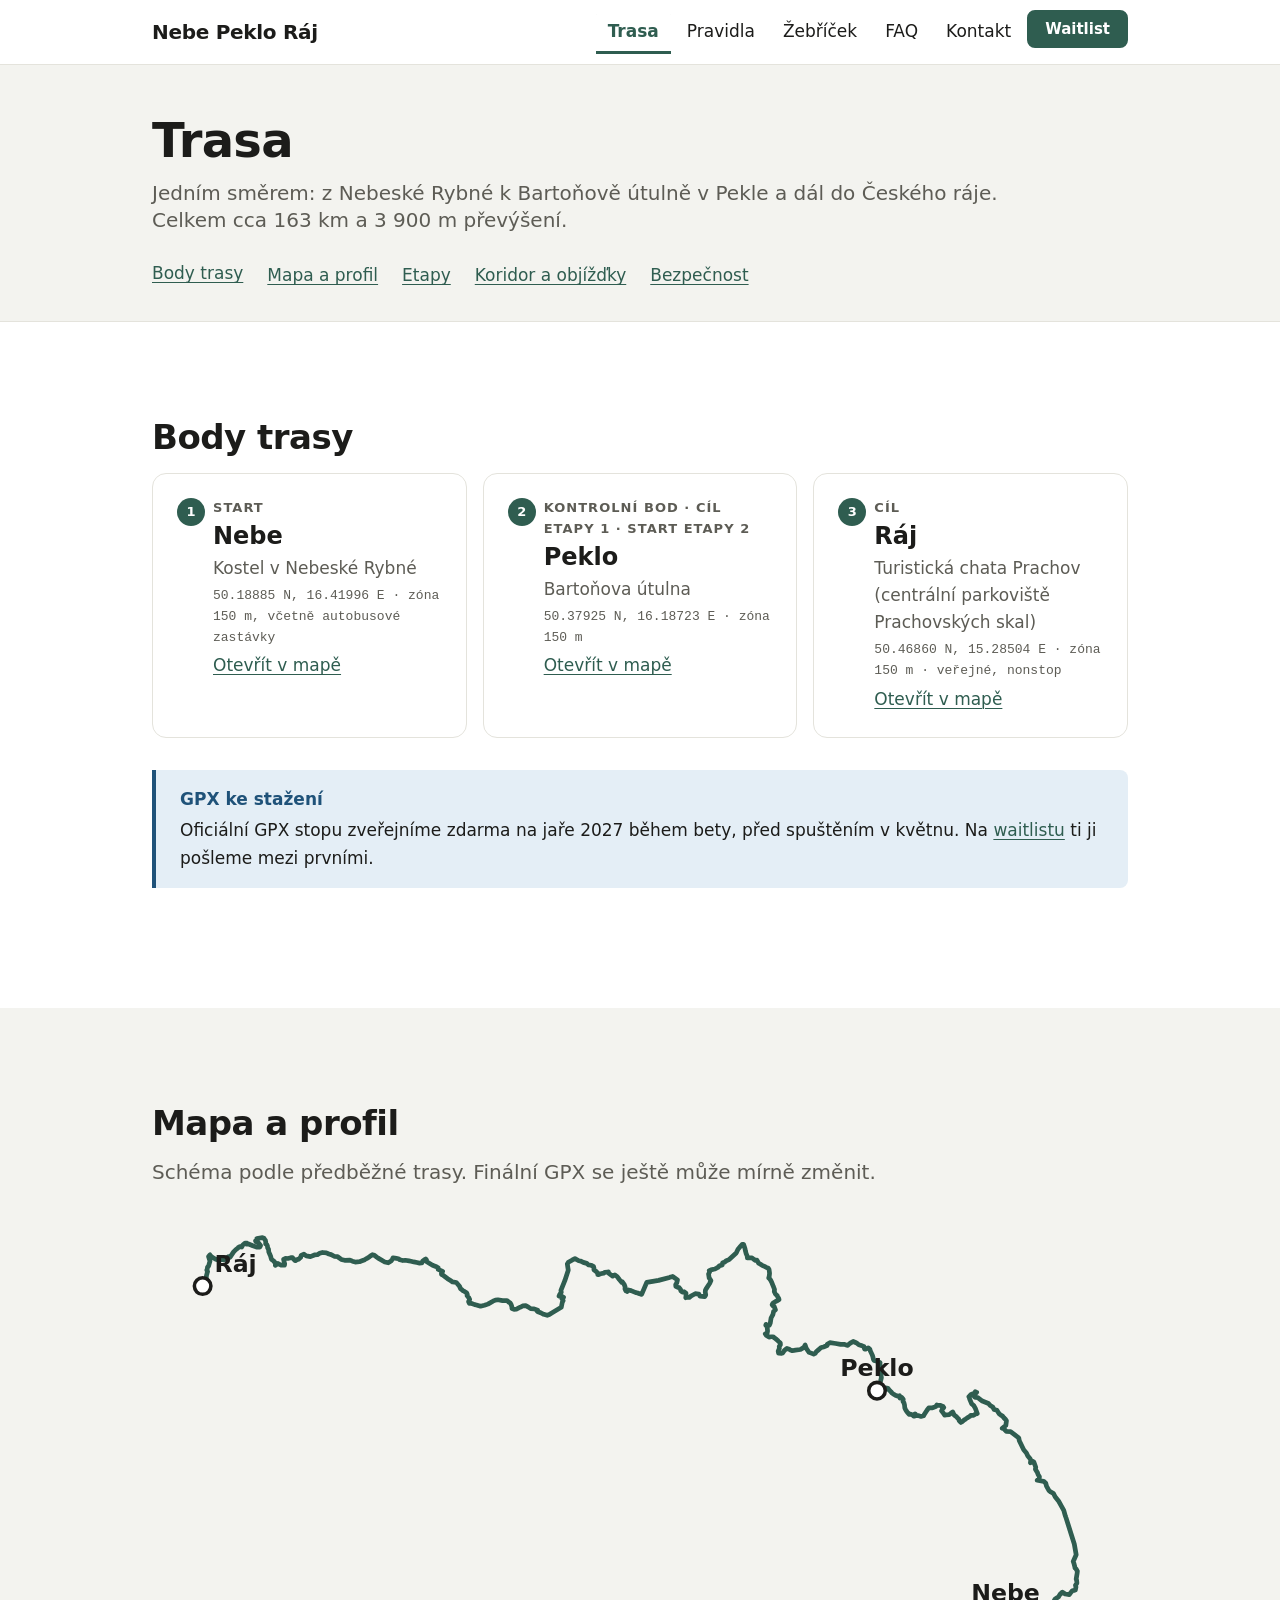
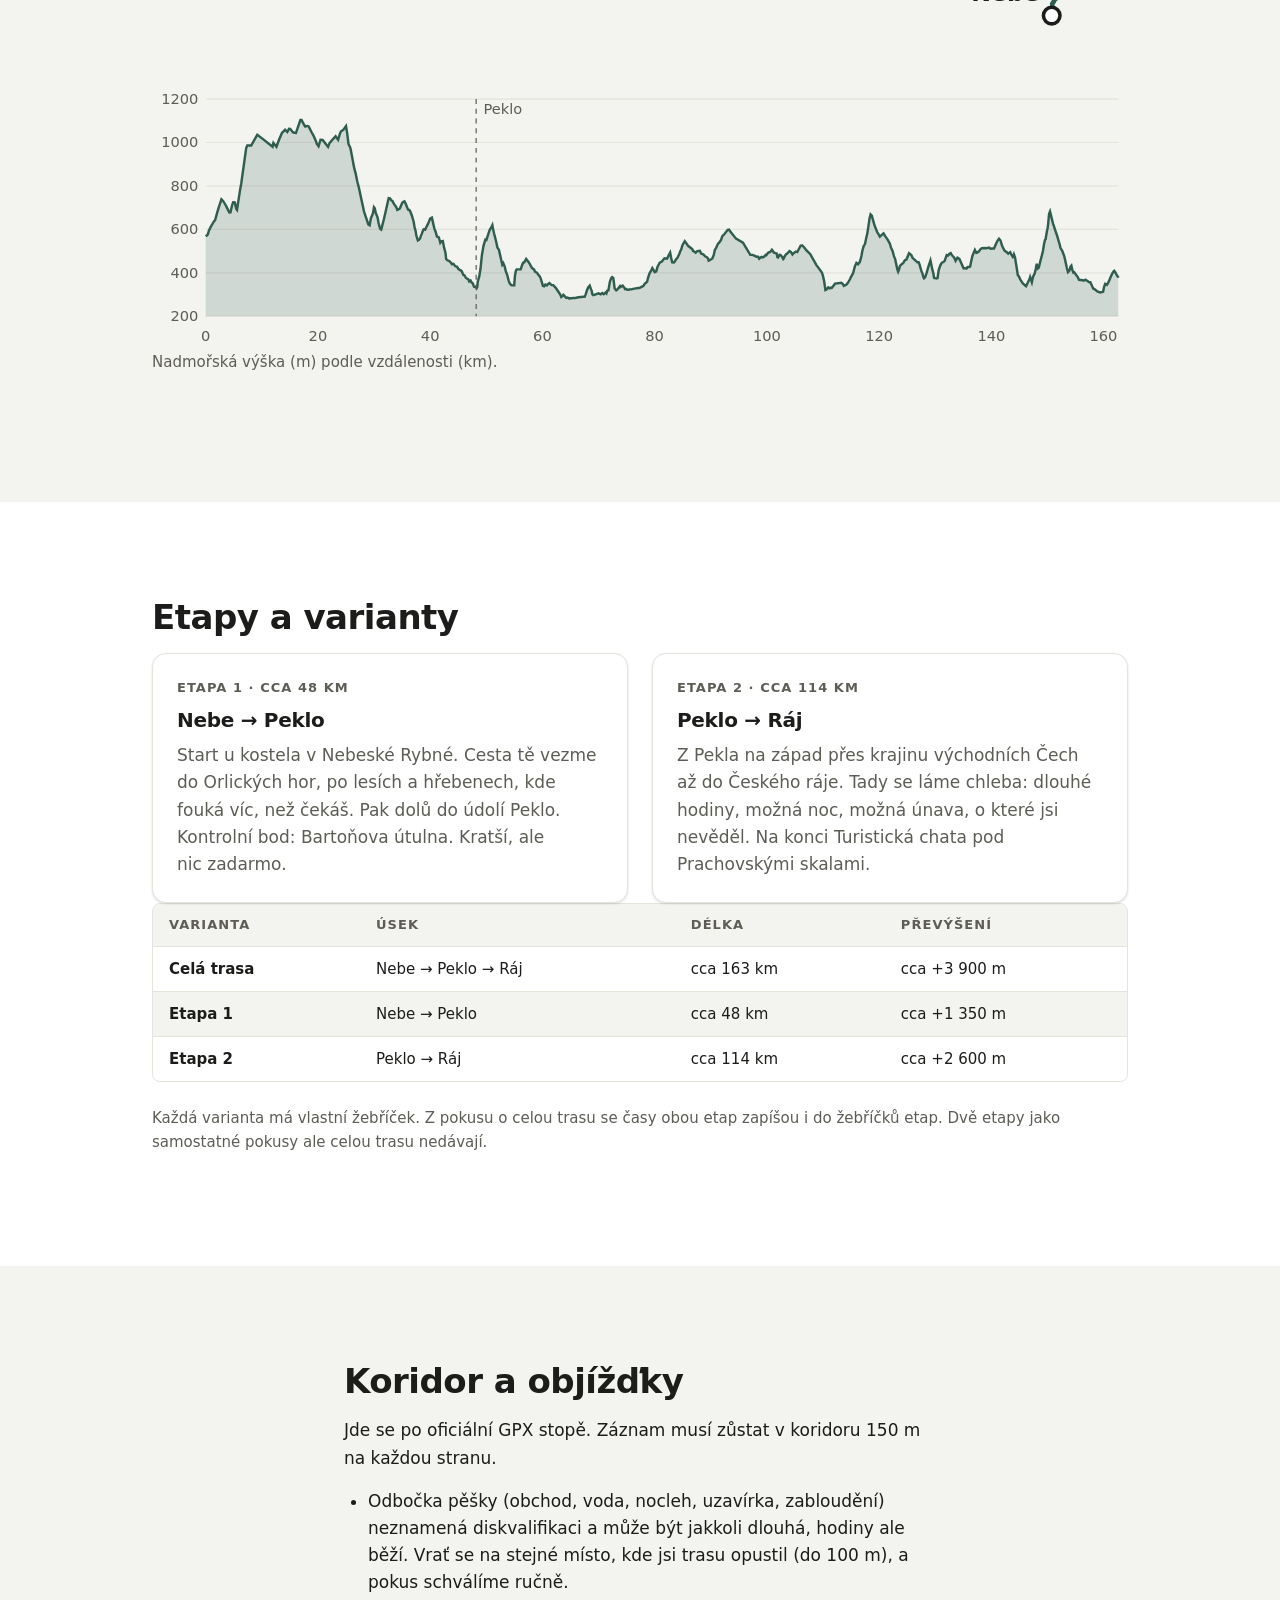
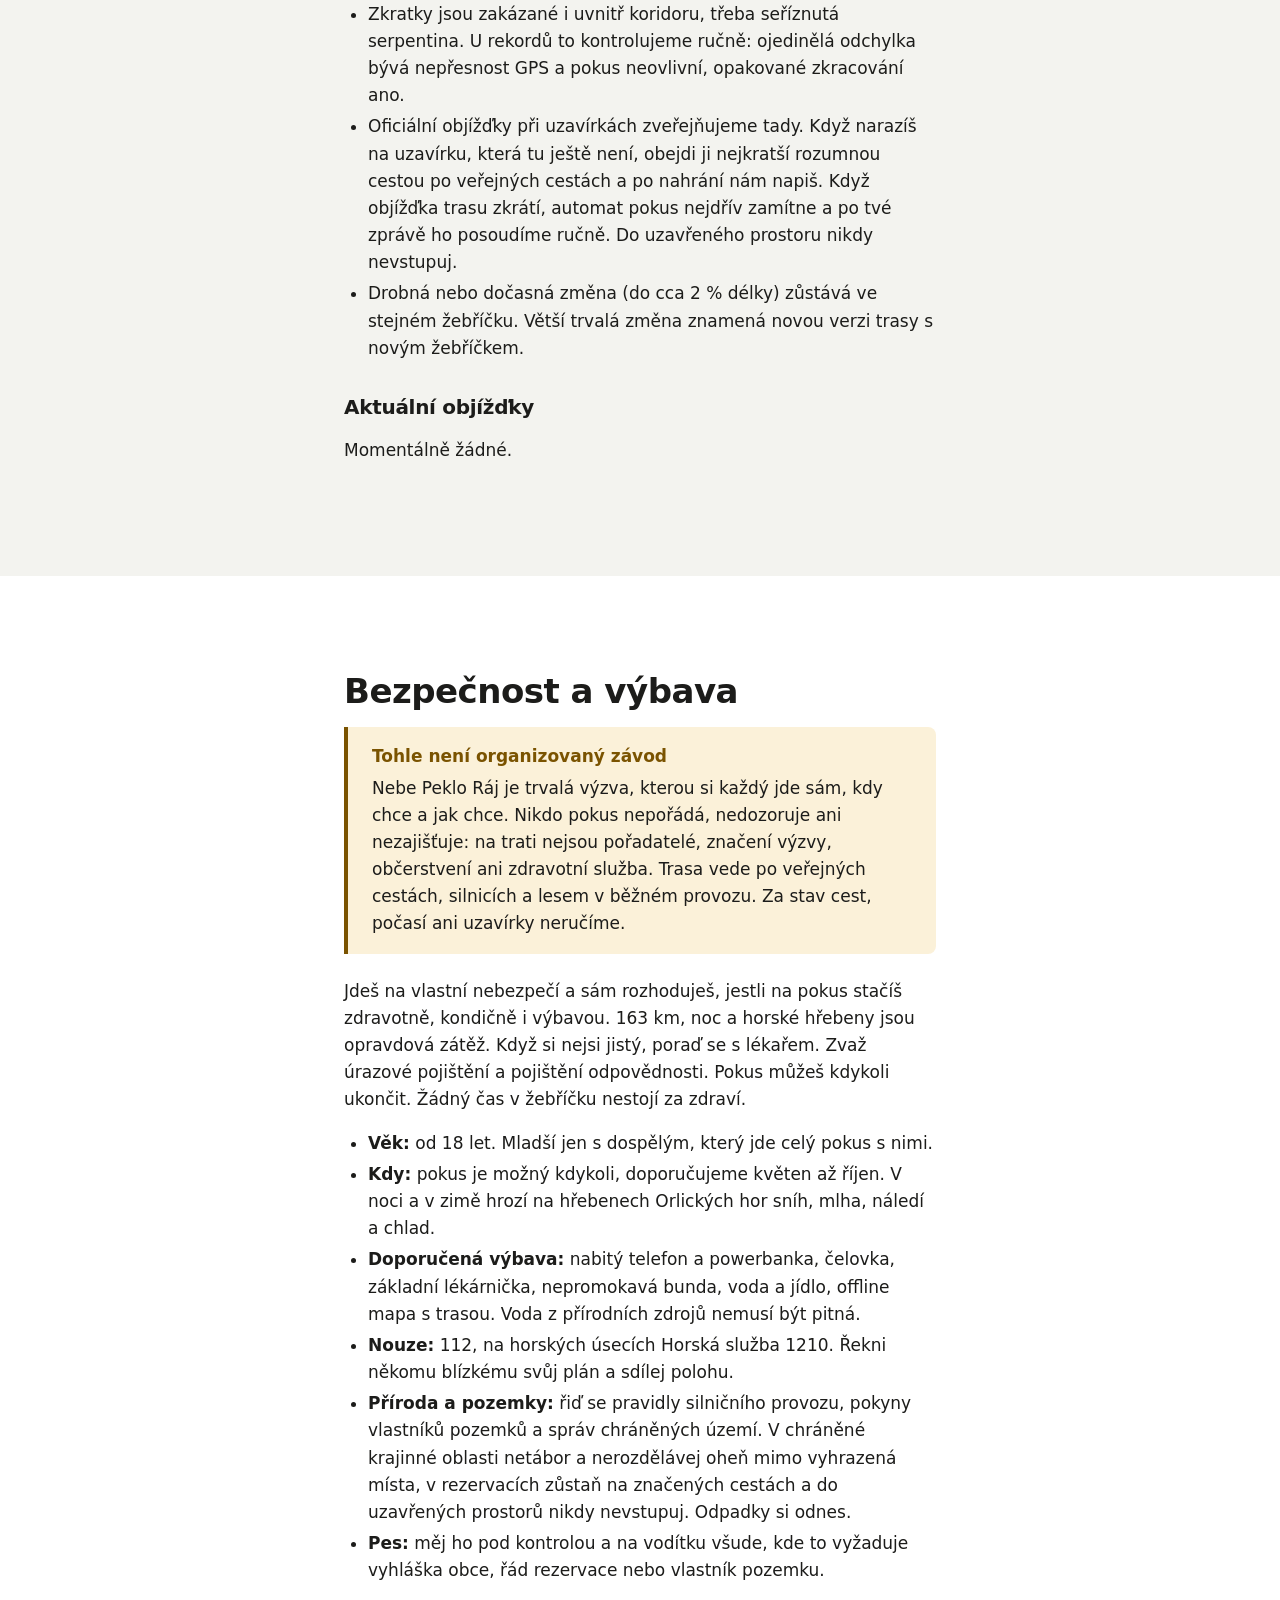
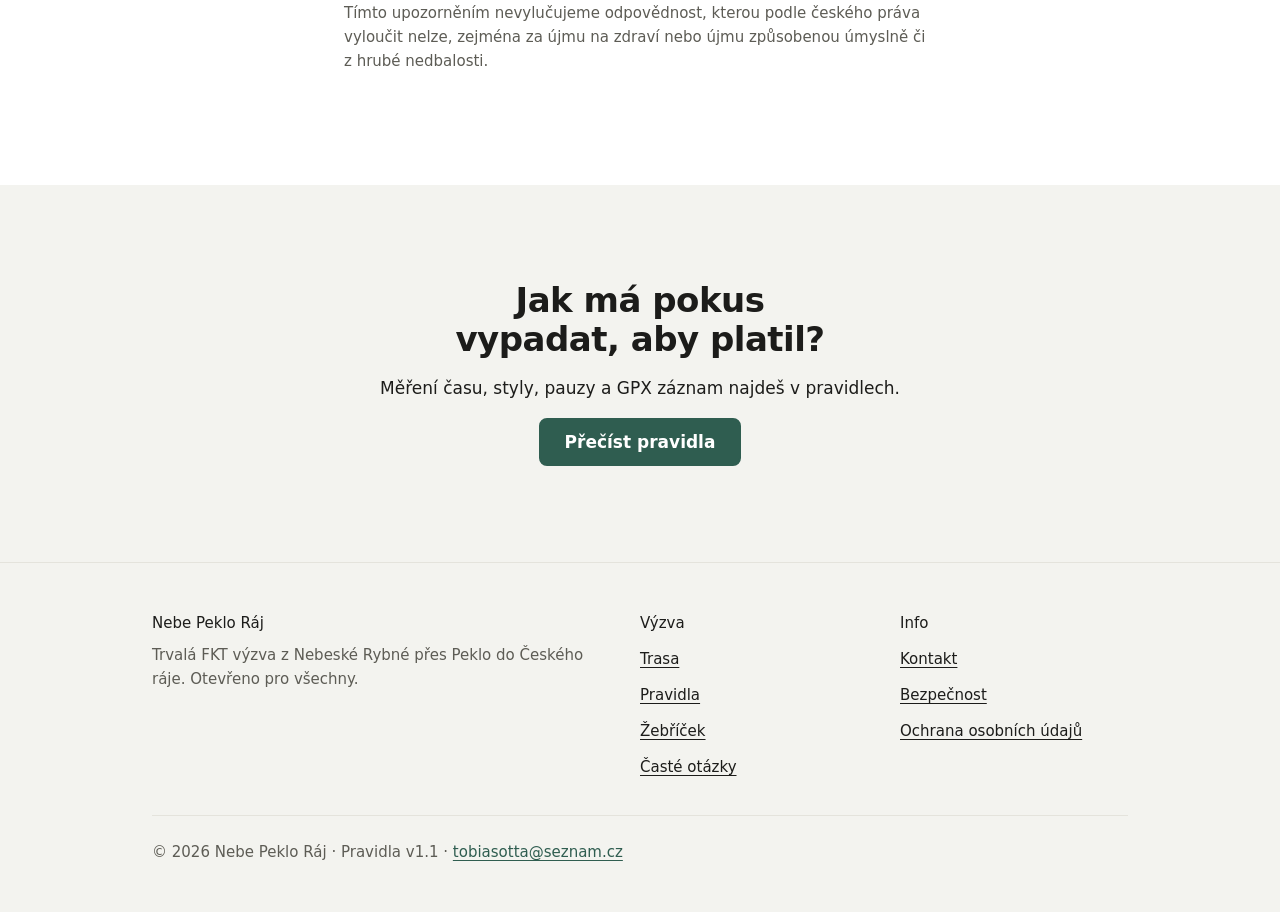
<file: trasa.html>
<!doctype html>
<html lang="cs">
<head>
  <meta charset="utf-8">
  <meta name="viewport" content="width=device-width, initial-scale=1">
  <title>Trasa – Nebe Peklo Ráj</title>
  <meta name="description" content="Start v Nebeské Rybné, kontrolní bod Peklo u Nového Města nad Metují, cíl v Českém ráji. Varianty 163, 48 a 114 km, GPX zdarma, bezpečnost a výbava.">
  <link rel="canonical" href="https://polik9000.github.io/Nebe-peklo-raj/trasa.html">
  <meta property="og:type" content="website">
  <meta property="og:locale" content="cs_CZ">
  <meta property="og:site_name" content="Nebe Peklo Ráj">
  <meta property="og:title" content="Trasa – Nebe Peklo Ráj">
  <meta property="og:description" content="Start v Nebeské Rybné, kontrolní bod Peklo u Nového Města nad Metují, cíl v Českém ráji. Varianty 163, 48 a 114 km, GPX zdarma, bezpečnost a výbava.">
  <meta property="og:url" content="https://polik9000.github.io/Nebe-peklo-raj/trasa.html">
  <meta name="twitter:card" content="summary">
  <link rel="icon" href="assets/favicon.svg" type="image/svg+xml">
  <link rel="stylesheet" href="assets/styles.css">
</head>
<body>
  <a class="skip-link" href="#obsah">Přeskočit na obsah</a>

  <header class="site-header">
    <div class="container site-header__inner">
      <a class="site-header__brand" href="index.html">Nebe Peklo Ráj</a>
      <nav class="site-nav" aria-label="Hlavní menu">
        <input class="site-nav__toggle" type="checkbox" id="nav-toggle">
        <label class="site-nav__button" for="nav-toggle">Menu</label>
        <ul class="site-nav__list">
          <li class="site-nav__item"><a class="site-nav__link" href="trasa.html" aria-current="page">Trasa</a></li>
          <li class="site-nav__item"><a class="site-nav__link" href="pravidla.html">Pravidla</a></li>
          <li class="site-nav__item"><a class="site-nav__link" href="zebricek.html">Žebříček</a></li>
          <li class="site-nav__item"><a class="site-nav__link" href="faq.html">FAQ</a></li>
          <li class="site-nav__item"><a class="site-nav__link" href="kontakt.html">Kontakt</a></li>
          <li class="site-nav__item"><a class="button button--small" href="index.html#waitlist">Waitlist</a></li>
        </ul>
      </nav>
    </div>
  </header>

  <main id="obsah">
    <header class="page-header">
      <div class="container">
        <h1 class="page-header__title">Trasa</h1>
        <p class="page-header__lead">Jedním směrem: z Nebeské Rybné k Bartoňově útulně v Pekle a dál do Českého ráje. Celkem cca 163 km a 3&nbsp;900 m převýšení.</p>
        <nav class="page-toc" aria-label="Na této stránce"><ul class="cluster">
          <li><a href="#body">Body trasy</a></li>
          <li><a href="#mapa">Mapa a profil</a></li>
          <li><a href="#etapy">Etapy</a></li>
          <li><a href="#koridor">Koridor a objížďky</a></li>
          <li><a href="#bezpecnost">Bezpečnost</a></li>
        </ul></nav>
      </div>
    </header>

    <section class="section" id="body">
      <div class="container">
        <h2 class="section__title">Body trasy</h2>
        <ol class="route">
          <li class="route__stop">
            <span class="route__label">Start</span>
            <strong class="route__name">Nebe</strong>
            <span class="route__place">Kostel v Nebeské Rybné</span>
            <span class="route__meta">50.18885 N, 16.41996 E · zóna 150 m, včetně autobusové zastávky</span>
            <a href="https://mapy.com/fnc/v1/showmap?center=16.41996,50.18885&amp;zoom=15&amp;marker=true">Otevřít v mapě<span class="visually-hidden"> (start)</span></a>
          </li>
          <li class="route__stop">
            <span class="route__label">Kontrolní bod · cíl Etapy 1 · start Etapy 2</span>
            <strong class="route__name">Peklo</strong>
            <span class="route__place">Bartoňova útulna</span>
            <span class="route__meta">50.37925 N, 16.18723 E · zóna 150 m</span>
            <a href="https://mapy.com/fnc/v1/showmap?center=16.18723,50.37925&amp;zoom=15&amp;marker=true">Otevřít v mapě<span class="visually-hidden"> (Peklo)</span></a>
          </li>
          <li class="route__stop">
            <span class="route__label">Cíl</span>
            <strong class="route__name">Ráj</strong>
            <span class="route__place">Turistická chata Prachov (centrální parkoviště Prachovských skal)</span>
            <span class="route__meta">50.46860 N, 15.28504 E · zóna 150 m · veřejné, nonstop</span>
            <a href="https://mapy.com/fnc/v1/showmap?center=15.28504,50.46860&amp;zoom=15&amp;marker=true">Otevřít v mapě<span class="visually-hidden"> (cíl)</span></a>
          </li>
        </ol>
        <div class="callout callout--info" role="note">
          <strong class="callout__title">GPX ke stažení</strong>
          <p>Oficiální GPX stopu zveřejníme zdarma na jaře 2027 během bety, před spuštěním v květnu. Na <a href="index.html#waitlist">waitlistu</a> ti ji pošleme mezi prvními.</p>
        </div>
      </div>
    </section>

    <section class="section section--alt" id="mapa">
      <div class="container">
        <h2 class="section__title">Mapa a profil</h2>
        <p class="section__intro">Schéma podle předběžné trasy. Finální GPX se ještě může mírně změnit.</p>
        <!-- MAPA: generováno z GPX. Po změně trasy vygenerovat znovu. -->
        <figure class="route-figure">
<svg class="route-map" viewBox="0 0 800 379" role="img" aria-labelledby="route-map-title">
  <title id="route-map-title">Schéma trasy z Nebeské Rybné přes Peklo do Českého ráje</title>
  <path d="M748.3,349.9 L748.4,347.9 L748.7,346.8 L748.8,345.1 L748.8,342.7 L748.8,339.9 L750.1,337.9 L751.0,336.1 L754.1,334.0 L755.2,332.1 L757.4,330.0 L759.7,331.6 L763.2,332.1 L764.7,330.1 L765.7,328.9 L767.2,328.6 L768.3,328.3 L768.8,325.8 L768.4,324.2 L769.6,322.4 L769.4,320.1 L769.0,319.0 L769.2,317.7 L769.8,314.2 L770.0,312.4 L768.8,310.3 L768.0,309.6 L767.8,308.5 L767.1,305.7 L766.5,304.1 L769.0,298.4 L767.4,289.3 L764.8,281.1 L760.3,266.8 L760.1,266.1 L759.8,265.6 L758.5,260.9 L756.5,257.3 L754.4,253.4 L751.2,249.4 L749.7,246.4 L747.4,245.3 L745.9,244.0 L743.9,240.4 L743.3,238.0 L741.5,236.3 L736.0,235.4 L737.7,234.4 L737.9,232.4 L736.7,230.4 L736.3,229.1 L734.5,226.1 L734.8,224.4 L733.2,219.9 L732.2,219.3 L730.3,220.5 L730.6,218.6 L730.3,217.7 L729.9,217.0 L728.1,214.8 L726.9,212.3 L724.6,209.6 L720.9,202.0 L720.4,199.5 L713.5,194.3 L709.9,194.0 L707.9,191.9 L706.4,191.4 L709.5,189.0 L710.0,185.1 L709.3,184.0 L707.8,182.5 L706.5,180.9 L705.4,180.4 L703.7,179.0 L701.9,176.2 L699.6,175.5 L698.4,173.5 L696.3,172.2 L694.8,170.4 L689.6,168.4 L685.8,165.5 L683.9,165.4 L682.8,164.7 L682.9,163.0 L684.8,161.0 L683.6,160.5 L683.7,160.6 L682.8,161.8 L680.1,162.8 L679.2,163.8 L678.2,164.7 L678.7,165.7 L679.0,167.0 L680.5,170.6 L682.3,172.2 L683.7,174.6 L684.6,177.0 L685.3,179.0 L683.7,179.4 L682.1,180.6 L679.8,180.4 L678.8,181.5 L676.9,182.6 L675.6,183.5 L674.2,184.4 L672.5,185.9 L671.4,186.5 L670.0,185.0 L669.6,183.6 L668.4,182.5 L667.2,181.2 L666.0,180.4 L665.2,179.0 L664.6,177.6 L663.4,178.5 L661.6,179.9 L658.9,180.1 L657.7,180.3 L656.9,178.9 L656.1,178.0 L655.1,176.7 L655.8,175.1 L657.0,173.9 L656.4,173.0 L654.8,172.4 L654.4,172.1 L652.9,172.1 L651.2,171.7 L650.2,173.1 L647.5,174.1 L644.3,174.2 L642.8,176.2 L640.6,179.6 L639.9,180.8 L637.7,181.4 L635.3,180.7 L633.1,180.8 L631.9,181.2 L631.3,181.0 L631.3,181.1 L631.9,180.4 L632.8,179.2 L630.9,180.2 L629.7,180.0 L629.0,179.4 L627.6,179.6 L626.3,178.0 L625.4,176.9 L624.7,175.6 L624.0,174.2 L623.8,171.9 L623.3,169.9 L622.5,168.7 L622.7,166.8 L621.5,165.4 L619.9,165.9 L620.0,165.2 L619.6,163.9 L618.4,164.4 L616.0,163.5 L614.7,162.7 L613.3,161.7 L612.2,160.4 L610.6,158.8 L609.7,157.6 L607.7,157.3 L606.3,158.0 L604.6,157.4 L603.8,157.8 L603.4,158.6 L600.9,159.5 L600.0,159.8 L599.1,159.6 L599.3,158.8 L599.8,156.6 L601.2,155.0 L602.6,153.7 L603.5,151.5 L604.2,148.6 L604.0,147.1 L604.1,144.9 L604.3,141.9 L603.1,139.6 L603.4,138.4 L602.9,137.2 L601.7,136.5 L603.1,136.0 L602.3,135.4 L600.5,134.8 L598.0,134.1 L597.4,132.9 L597.0,130.9 L596.6,129.6 L595.9,128.2 L594.9,126.1 L594.5,124.6 L593.1,123.4 L590.9,124.5 L590.0,124.5 L589.4,122.2 L588.4,121.9 L585.9,121.0 L585.0,120.6 L583.9,119.8 L582.8,119.1 L580.3,118.0 L577.6,119.6 L575.8,121.3 L574.4,120.9 L572.7,120.4 L569.7,120.5 L565.6,119.7 L560.6,119.0 L558.4,120.3 L558.3,121.4 L555.2,122.6 L553.4,123.1 L552.3,123.9 L550.7,125.3 L549.1,126.7 L548.2,128.1 L546.9,128.7 L545.4,128.1 L543.0,127.2 L542.4,126.3 L540.7,123.9 L539.7,121.0 L538.7,123.0 L535.7,124.8 L531.5,125.3 L528.8,125.8 L527.3,125.3 L526.3,124.6 L524.3,123.9 L522.9,124.9 L521.7,126.2 L520.7,127.7 L519.7,128.1 L517.2,127.9 L516.9,126.2 L517.9,123.8 L517.8,122.1 L518.8,120.8 L518.7,119.3 L517.2,117.9 L516.5,117.2 L514.9,115.8 L512.5,114.0 L511.1,114.0 L509.1,114.3 L507.0,113.0 L506.0,111.6 L507.5,111.3 L507.9,109.1 L507.7,106.8 L507.3,105.0 L506.4,104.2 L506.6,103.5 L507.7,104.3 L509.4,104.4 L510.2,102.5 L510.9,98.1 L512.5,95.0 L513.0,92.7 L514.6,91.2 L513.5,88.3 L512.5,87.8 L511.8,86.9 L512.6,85.4 L514.7,84.2 L516.3,83.5 L517.6,82.5 L517.2,81.2 L516.5,80.2 L516.1,79.3 L514.5,77.7 L513.6,75.7 L513.8,74.0 L513.1,72.1 L512.9,71.7 L511.6,68.4 L510.5,66.1 L509.9,65.2 L508.9,64.3 L509.3,62.9 L509.6,60.5 L509.5,59.4 L509.2,57.2 L508.6,56.0 L506.8,55.3 L505.9,54.7 L503.3,53.6 L501.6,52.5 L500.4,51.8 L498.9,49.2 L497.3,49.3 L496.1,48.3 L494.7,47.3 L492.2,47.1 L490.8,47.2 L490.8,46.0 L489.8,43.6 L489.2,41.4 L488.8,39.4 L487.6,35.8 L486.5,35.9 L485.2,37.3 L482.9,40.0 L481.4,43.1 L478.4,45.9 L475.4,48.7 L473.0,49.7 L471.3,51.0 L469.9,51.4 L469.6,53.2 L467.3,53.9 L465.8,55.4 L464.7,56.0 L463.2,56.7 L460.0,57.4 L458.6,58.0 L459.0,59.0 L458.0,60.9 L458.5,64.2 L460.0,66.4 L459.0,68.7 L455.8,73.7 L455.3,74.7 L455.2,76.3 L455.6,78.6 L454.7,80.1 L450.7,79.6 L449.8,77.9 L446.7,77.6 L443.6,79.3 L441.8,80.7 L440.2,80.5 L439.5,80.6 L438.7,81.0 L438.9,79.7 L438.9,77.1 L437.2,75.9 L435.9,76.2 L434.6,75.2 L434.3,74.0 L433.1,72.4 L432.1,72.2 L430.3,71.3 L430.2,70.0 L431.1,68.4 L431.7,65.9 L427.6,63.0 L426.0,63.4 L425.0,63.8 L415.7,66.3 L405.7,68.0 L401.4,78.2 L399.7,77.7 L398.1,77.0 L396.5,76.7 L392.4,75.0 L390.2,74.4 L389.3,75.7 L388.1,75.2 L387.3,73.5 L387.4,71.8 L386.7,69.9 L385.2,67.7 L384.6,68.0 L382.5,65.6 L380.7,63.2 L378.7,61.7 L377.5,62.1 L376.8,62.7 L373.4,60.2 L373.3,59.1 L372.6,59.2 L370.3,59.5 L369.2,60.2 L366.7,60.7 L365.0,61.4 L364.2,61.4 L364.3,60.2 L362.7,58.6 L361.0,57.4 L361.0,55.6 L360.6,54.4 L358.6,53.5 L356.3,53.2 L354.9,51.9 L352.0,51.1 L349.9,50.0 L348.2,49.7 L345.0,47.9 L342.8,49.0 L339.4,51.0 L338.5,52.4 L339.3,57.7 L336.4,66.6 L333.1,74.8 L333.4,76.4 L332.1,78.1 L331.5,79.6 L332.7,79.0 L334.4,80.1 L335.3,80.6 L334.0,82.0 L335.0,83.4 L334.3,84.7 L333.4,89.1 L325.0,94.1 L323.3,95.2 L321.5,95.9 L318.5,95.0 L316.4,93.9 L314.3,93.1 L313.1,92.5 L313.4,91.6 L310.4,90.4 L307.5,90.2 L305.6,88.9 L303.3,87.7 L300.7,87.9 L299.2,88.8 L298.4,89.0 L297.4,89.6 L295.4,90.7 L293.4,90.8 L291.7,90.2 L291.6,88.7 L290.9,86.6 L290.3,85.5 L289.0,84.7 L287.5,83.4 L285.2,83.4 L283.7,83.4 L279.8,82.7 L277.7,83.0 L275.6,83.9 L271.3,86.4 L268.4,87.4 L265.1,88.2 L261.6,87.1 L260.2,86.8 L257.6,85.8 L255.7,85.8 L255.0,84.3 L255.9,82.5 L255.2,80.9 L254.5,80.2 L253.7,79.2 L253.9,78.2 L253.4,77.0 L251.1,75.4 L250.1,74.9 L249.5,74.3 L248.1,73.2 L247.3,71.3 L244.6,68.1 L241.4,67.6 L239.7,66.5 L237.2,64.9 L233.8,62.2 L232.1,61.2 L232.0,60.4 L232.3,59.7 L233.0,58.7 L231.2,57.9 L230.0,57.3 L229.2,57.0 L229.3,55.6 L227.2,54.5 L224.5,53.5 L221.7,51.8 L219.3,50.4 L219.4,48.9 L218.7,48.2 L217.8,48.7 L216.1,50.0 L215.4,51.6 L213.5,51.7 L211.2,51.2 L208.7,50.7 L206.2,50.1 L204.6,49.8 L201.4,49.3 L199.3,49.5 L196.9,48.9 L195.7,48.0 L193.9,47.7 L191.1,47.2 L190.6,48.3 L189.4,49.9 L187.0,51.4 L184.1,50.7 L178.5,47.5 L177.3,46.6 L175.4,45.1 L173.6,44.6 L171.9,45.7 L170.9,46.6 L169.4,47.5 L168.2,48.1 L167.2,48.8 L164.8,49.7 L162.7,50.5 L159.1,50.8 L156.7,50.1 L154.6,49.1 L150.1,49.3 L147.3,48.6 L144.2,46.3 L141.7,46.1 L138.7,44.5 L136.8,44.0 L134.7,43.1 L131.4,42.7 L129.0,43.4 L127.1,44.6 L124.6,44.8 L121.2,46.2 L117.7,45.6 L115.7,44.2 L113.3,45.2 L113.0,46.8 L111.6,48.1 L111.1,48.6 L110.1,48.6 L108.7,49.6 L108.2,49.7 L107.0,48.4 L106.0,47.0 L104.6,47.1 L102.0,47.8 L100.2,47.7 L98.5,48.6 L99.1,51.2 L99.4,52.4 L99.2,53.5 L96.7,53.5 L94.6,52.6 L93.7,52.0 L91.5,53.6 L91.6,51.7 L90.0,49.8 L88.4,48.7 L87.9,47.4 L87.5,45.8 L86.9,44.4 L86.0,42.4 L85.7,39.8 L85.0,38.8 L84.8,37.2 L84.3,36.0 L83.3,35.5 L83.4,33.8 L83.1,32.5 L82.7,31.9 L81.8,30.6 L80.6,30.1 L75.9,30.9 L76.7,31.8 L76.1,32.4 L74.8,33.0 L75.3,33.7 L76.8,34.1 L78.0,35.6 L79.0,36.8 L78.4,38.2 L75.6,38.1 L72.5,37.0 L68.8,35.5 L67.0,35.6 L67.3,34.7 L65.9,34.8 L64.9,35.6 L63.9,36.4 L63.1,38.1 L61.6,37.7 L60.1,38.6 L59.8,39.0 L58.1,40.3 L56.2,42.2 L53.2,46.8 L51.7,46.3 L49.8,48.1 L48.1,49.0 L46.3,48.6 L44.1,48.8 L42.6,49.0 L40.7,48.2 L38.6,47.1 L37.2,46.0 L36.2,44.7 L35.0,46.1 L36.2,50.0 L35.0,54.2 L34.1,55.3 L33.9,56.7 L33.5,57.6 L34.2,58.9 L33.8,60.1 L33.2,62.4 L33.1,64.0 L33.6,66.6 L34.0,68.3 L34.2,69.4 L34.1,70.2 L32.1,70.1 L30.1,70.9 L30.0,71.1" class="route-map__line"/>
  <circle cx="748.3" cy="349.9" r="7" class="route-map__dot"/><text x="738.3" y="337.9" text-anchor="end" class="route-map__label">Nebe</text>
  <circle cx="600.5" cy="159.6" r="7" class="route-map__dot"/><text x="600.5" y="147.6" text-anchor="middle" class="route-map__label">Peklo</text>
  <circle cx="30.0" cy="71.1" r="7" class="route-map__dot"/><text x="40.0" y="59.1" text-anchor="start" class="route-map__label">Ráj</text>
</svg>
        </figure>
        <figure class="route-figure">
<svg class="profile" viewBox="0 0 800 220" role="img" aria-labelledby="profile-title">
  <title id="profile-title">Výškový profil trasy, nadmořská výška 200 až 1200 m, Peklo po cca 48 km</title>
  <line x1="44" x2="792" y1="192.0" y2="192.0" class="profile__grid"/><text x="38" y="196.0" text-anchor="end" class="profile__axis">200</text><line x1="44" x2="792" y1="156.4" y2="156.4" class="profile__grid"/><text x="38" y="160.4" text-anchor="end" class="profile__axis">400</text><line x1="44" x2="792" y1="120.8" y2="120.8" class="profile__grid"/><text x="38" y="124.8" text-anchor="end" class="profile__axis">600</text><line x1="44" x2="792" y1="85.2" y2="85.2" class="profile__grid"/><text x="38" y="89.2" text-anchor="end" class="profile__axis">800</text><line x1="44" x2="792" y1="49.6" y2="49.6" class="profile__grid"/><text x="38" y="53.6" text-anchor="end" class="profile__axis">1000</text><line x1="44" x2="792" y1="14.0" y2="14.0" class="profile__grid"/><text x="38" y="18.0" text-anchor="end" class="profile__axis">1200</text><text x="44.0" y="212" text-anchor="middle" class="profile__axis">0</text><text x="136.0" y="212" text-anchor="middle" class="profile__axis">20</text><text x="228.0" y="212" text-anchor="middle" class="profile__axis">40</text><text x="320.0" y="212" text-anchor="middle" class="profile__axis">60</text><text x="412.0" y="212" text-anchor="middle" class="profile__axis">80</text><text x="504.0" y="212" text-anchor="middle" class="profile__axis">100</text><text x="596.0" y="212" text-anchor="middle" class="profile__axis">120</text><text x="688.0" y="212" text-anchor="middle" class="profile__axis">140</text><text x="779.9" y="212" text-anchor="middle" class="profile__axis">160</text>
  <path d="M44.0,192.0 L44.0,126.5 L45.1,125.7 L45.7,124.9 L46.6,122.0 L47.9,119.2 L49.4,116.6 L50.6,114.5 L51.7,113.3 L53.7,106.1 L54.9,102.1 L56.9,96.2 L58.4,97.7 L60.4,101.0 L61.7,103.6 L62.6,105.4 L63.4,106.9 L64.3,106.8 L65.6,101.2 L66.5,98.5 L67.8,98.6 L69.0,103.8 L69.7,104.8 L70.4,99.9 L72.2,88.4 L73.1,83.4 L74.4,74.2 L75.0,70.0 L75.7,64.8 L77.2,54.2 L78.1,52.1 L81.3,52.1 L86.3,43.2 L91.0,46.8 L98.8,53.1 L99.1,51.5 L99.5,49.9 L102.0,53.1 L104.2,47.1 L106.5,41.8 L109.1,39.2 L110.9,41.0 L112.3,38.3 L113.3,38.4 L115.4,41.1 L116.7,41.6 L118.0,41.8 L121.6,31.2 L122.6,31.2 L123.7,33.3 L124.9,35.5 L125.6,36.5 L127.4,36.0 L128.4,36.4 L130.9,41.4 L131.5,42.4 L132.7,44.6 L133.7,47.0 L134.6,49.2 L135.0,50.6 L136.5,52.7 L138.1,47.3 L139.9,47.5 L144.3,53.2 L145.6,49.9 L150.5,44.5 L152.5,47.4 L154.0,42.5 L154.8,40.6 L156.9,39.1 L159.0,36.2 L160.0,42.2 L161.1,51.2 L162.2,53.0 L162.8,55.0 L164.0,61.2 L165.7,70.4 L167.0,75.3 L168.2,81.3 L169.6,86.7 L170.8,92.4 L173.8,106.2 L176.2,113.5 L177.3,116.7 L178.4,117.4 L179.4,111.7 L181.1,107.7 L181.9,102.6 L182.6,103.5 L183.4,107.3 L184.9,111.1 L185.7,115.6 L186.5,118.6 L187.1,120.4 L187.9,120.9 L190.0,112.7 L191.3,107.1 L192.7,100.9 L194.0,95.2 L195.1,95.4 L196.1,96.8 L197.1,97.6 L198.3,99.9 L199.1,101.1 L200.2,102.6 L201.0,104.8 L202.0,104.4 L203.2,103.7 L204.1,101.5 L205.2,98.8 L206.1,98.2 L206.9,97.8 L207.9,99.7 L209.0,102.5 L209.9,104.6 L210.9,104.8 L211.9,106.6 L213.1,109.8 L214.5,114.7 L215.1,118.5 L216.1,122.3 L216.7,126.1 L217.9,129.8 L218.8,129.3 L219.8,128.1 L220.3,126.3 L221.3,124.1 L221.7,122.8 L222.7,120.8 L223.9,121.0 L224.8,119.0 L226.3,116.1 L228.0,112.0 L229.4,111.2 L231.5,120.4 L232.4,122.5 L233.6,126.7 L235.1,127.3 L236.3,131.8 L237.2,130.6 L237.5,130.5 L237.9,130.6 L238.4,130.4 L239.4,135.8 L240.5,139.7 L241.1,145.1 L241.7,145.8 L242.4,146.2 L243.5,146.7 L244.3,147.5 L245.1,148.2 L245.9,149.4 L247.1,149.1 L248.2,150.6 L249.0,151.2 L250.0,151.4 L251.0,153.1 L251.9,153.7 L252.4,154.3 L253.2,154.5 L253.9,155.1 L255.2,158.2 L256.1,158.4 L257.1,160.3 L258.0,161.1 L259.2,161.7 L260.0,163.5 L261.1,162.8 L261.9,164.3 L262.9,165.0 L263.5,166.8 L264.1,167.9 L265.5,168.0 L266.1,169.1 L266.6,168.2 L267.0,163.7 L268.2,159.6 L269.3,152.9 L270.4,142.0 L271.7,134.5 L273.2,129.3 L274.1,129.5 L275.3,125.7 L276.8,121.2 L278.2,119.1 L279.0,117.4 L279.7,121.2 L280.4,124.2 L281.2,127.3 L282.1,130.9 L283.1,135.6 L284.4,137.6 L285.2,141.3 L286.3,146.1 L287.1,149.7 L287.9,148.5 L289.1,151.3 L290.0,155.2 L291.0,157.6 L292.4,163.0 L293.3,165.2 L294.5,166.5 L295.4,166.7 L296.9,166.7 L297.5,158.8 L298.3,154.5 L299.0,153.6 L300.5,153.6 L302.2,153.6 L303.4,150.0 L304.2,148.1 L305.1,147.9 L306.7,145.0 L308.9,147.9 L311.5,152.5 L313.2,153.7 L313.9,155.4 L315.6,156.4 L316.5,157.8 L317.3,158.7 L318.4,160.4 L319.6,164.2 L320.4,167.1 L321.4,167.4 L322.4,166.1 L323.7,166.7 L324.3,165.9 L325.8,164.9 L327.5,166.5 L328.9,166.5 L330.9,168.7 L333.1,171.9 L334.5,174.0 L335.5,176.3 L336.1,175.8 L337.2,174.4 L338.2,175.4 L339.1,176.7 L340.0,177.0 L340.7,176.7 L342.0,177.5 L342.9,177.2 L344.3,177.2 L345.2,177.0 L346.1,177.1 L346.9,177.1 L348.0,176.8 L348.6,176.7 L349.7,176.5 L351.3,176.3 L352.1,176.2 L353.2,176.1 L354.6,176.1 L355.5,174.1 L356.4,171.1 L357.5,168.4 L358.8,166.9 L359.8,169.8 L360.4,171.2 L360.9,173.9 L361.6,174.7 L362.6,174.4 L363.7,174.1 L366.0,173.2 L367.8,174.0 L369.1,173.0 L370.2,173.9 L371.9,172.5 L372.5,173.2 L373.2,171.0 L374.1,170.9 L375.3,163.8 L376.3,161.0 L377.2,160.0 L378.1,160.6 L378.8,165.9 L379.2,169.1 L380.5,170.8 L381.6,170.0 L382.5,168.7 L383.6,167.3 L384.0,168.0 L385.8,166.9 L387.2,168.7 L387.7,169.8 L388.4,169.6 L389.2,170.1 L390.5,170.3 L391.1,170.1 L392.3,170.0 L393.1,170.0 L394.1,169.6 L394.7,169.6 L397.3,169.0 L398.6,168.9 L399.5,168.9 L401.2,168.0 L402.1,167.5 L403.0,167.0 L403.8,165.5 L405.1,164.4 L405.9,163.4 L406.5,160.9 L407.8,156.8 L409.0,154.9 L410.1,152.5 L412.1,155.9 L413.3,155.2 L414.3,151.7 L416.2,148.0 L417.9,147.2 L420.1,144.5 L422.2,144.8 L423.6,141.8 L424.7,139.8 L425.5,144.0 L426.4,147.9 L427.8,148.0 L428.9,146.5 L429.7,145.1 L430.6,144.3 L432.3,140.8 L433.1,138.5 L433.7,137.5 L434.8,133.8 L436.7,130.5 L438.1,132.4 L439.6,134.5 L442.8,137.0 L443.4,138.4 L444.4,139.0 L445.6,139.9 L447.0,138.6 L449.1,138.3 L450.1,140.6 L451.8,141.3 L453.6,143.1 L454.8,143.6 L455.8,144.8 L456.3,146.4 L457.2,146.1 L457.9,145.6 L459.3,144.6 L460.6,141.4 L461.3,137.7 L462.3,136.2 L462.9,134.9 L464.0,132.4 L464.6,132.0 L465.7,130.6 L466.5,129.3 L467.5,126.3 L469.4,124.4 L471.9,121.2 L473.0,121.0 L473.7,122.2 L478.7,128.4 L484.4,131.7 L490.4,141.7 L491.3,141.7 L492.3,141.7 L493.2,142.1 L495.5,143.2 L496.8,143.2 L497.7,144.9 L498.6,144.0 L499.6,143.4 L500.5,143.8 L501.7,143.2 L503.1,141.6 L503.6,141.9 L505.2,139.8 L506.8,139.3 L508.1,137.5 L508.9,138.5 L509.7,139.9 L512.0,140.5 L512.6,143.5 L513.2,143.8 L514.4,141.7 L515.1,141.8 L516.4,143.2 L517.4,145.1 L517.9,144.5 L518.6,142.9 L519.8,141.1 L520.9,140.5 L521.9,139.2 L522.6,138.6 L523.8,139.5 L525.0,141.4 L526.1,140.2 L527.7,139.0 L528.9,139.4 L529.8,137.7 L531.7,134.1 L533.1,134.0 L535.1,136.2 L536.1,137.7 L539.6,141.1 L544.5,149.9 L549.1,156.1 L549.9,158.7 L551.0,163.6 L552.0,170.5 L552.7,170.2 L553.8,169.0 L554.4,168.4 L555.4,169.1 L556.3,168.6 L557.2,168.8 L559.9,165.3 L565.0,164.5 L566.1,165.4 L567.1,167.2 L569.0,166.3 L570.3,164.8 L571.5,162.7 L572.2,161.5 L572.8,160.1 L574.7,156.6 L576.2,150.9 L577.4,148.3 L578.8,149.4 L580.2,147.5 L581.1,144.4 L581.5,142.6 L582.2,138.7 L583.3,134.6 L584.4,132.9 L585.4,128.0 L586.3,124.3 L587.5,116.5 L588.2,111.5 L589.0,108.5 L590.0,109.6 L591.3,114.3 L592.2,117.4 L594.3,122.8 L595.4,124.6 L596.6,126.7 L599.6,124.1 L601.1,126.6 L603.0,129.2 L604.9,132.8 L605.6,135.4 L607.1,138.7 L608.2,143.0 L609.1,144.9 L610.1,149.8 L611.0,153.9 L611.6,155.5 L612.3,153.8 L613.0,151.0 L613.7,150.0 L615.2,148.8 L615.8,148.5 L616.3,147.4 L617.2,146.1 L618.4,145.5 L620.5,140.4 L622.4,141.9 L623.4,144.1 L625.2,145.8 L627.4,147.8 L628.4,147.8 L629.2,149.8 L629.7,151.8 L630.5,154.4 L631.6,157.2 L632.3,160.1 L632.8,160.9 L633.7,160.1 L634.9,156.7 L636.4,151.4 L638.1,146.3 L639.6,153.6 L640.4,156.5 L641.1,160.6 L641.8,160.8 L643.0,161.0 L643.9,160.7 L644.9,154.0 L646.1,150.5 L647.4,148.1 L648.8,147.6 L649.7,146.6 L651.4,141.9 L652.5,142.3 L653.7,140.8 L654.7,140.3 L655.6,141.9 L657.1,143.4 L657.7,144.2 L658.7,146.6 L660.2,144.0 L661.8,145.0 L665.3,152.8 L666.4,152.6 L667.6,152.9 L668.6,151.6 L669.8,151.7 L670.6,151.4 L671.5,146.9 L672.4,142.8 L673.2,140.8 L674.5,137.7 L675.7,140.0 L677.6,139.1 L679.0,137.2 L680.2,136.2 L682.5,136.1 L684.0,136.2 L686.1,135.8 L687.3,136.7 L689.1,136.5 L690.2,136.5 L691.3,133.9 L693.0,130.2 L694.3,128.4 L695.5,129.9 L696.8,134.3 L698.7,138.1 L700.6,139.5 L701.8,140.7 L703.5,139.4 L704.4,141.5 L705.6,143.3 L706.0,142.5 L706.5,141.2 L707.5,144.1 L707.9,147.0 L708.8,152.5 L709.7,158.4 L710.4,159.0 L711.8,162.0 L712.7,163.4 L713.8,165.1 L715.2,166.3 L715.9,167.0 L716.5,167.4 L717.8,164.6 L719.1,162.0 L719.8,159.8 L721.2,164.2 L722.2,159.6 L723.5,157.1 L724.5,152.6 L725.2,148.9 L726.1,152.8 L726.9,152.1 L728.1,147.1 L729.5,141.8 L730.3,138.5 L731.2,132.8 L731.9,129.7 L732.5,128.7 L733.4,123.2 L734.1,119.8 L734.5,117.1 L735.3,108.2 L736.1,106.2 L738.6,116.3 L739.3,118.1 L739.9,120.3 L740.6,122.3 L741.2,124.0 L742.0,126.3 L743.1,130.1 L743.9,132.8 L744.7,136.1 L746.1,138.3 L747.8,142.9 L749.9,152.5 L750.8,155.8 L752.0,154.6 L752.9,151.4 L753.6,150.6 L754.3,153.8 L755.3,156.4 L756.1,156.1 L757.0,157.5 L757.4,158.1 L758.6,159.6 L759.9,162.1 L762.8,162.5 L763.7,162.9 L765.2,162.0 L766.2,162.8 L767.1,163.4 L768.3,164.2 L769.2,164.2 L770.3,166.7 L771.5,169.3 L772.5,169.8 L773.7,170.6 L774.8,171.6 L777.2,172.5 L779.6,172.0 L780.4,168.1 L781.3,165.5 L781.9,165.7 L782.7,166.2 L783.6,164.9 L784.8,162.3 L785.7,160.0 L787.1,157.0 L788.1,155.3 L788.7,154.8 L789.7,156.1 L790.7,158.1 L791.9,159.9 L792.0,160.4 L792.0,192.0 Z" class="profile__area"/>
  <path d="M44.0,126.5 L45.1,125.7 L45.7,124.9 L46.6,122.0 L47.9,119.2 L49.4,116.6 L50.6,114.5 L51.7,113.3 L53.7,106.1 L54.9,102.1 L56.9,96.2 L58.4,97.7 L60.4,101.0 L61.7,103.6 L62.6,105.4 L63.4,106.9 L64.3,106.8 L65.6,101.2 L66.5,98.5 L67.8,98.6 L69.0,103.8 L69.7,104.8 L70.4,99.9 L72.2,88.4 L73.1,83.4 L74.4,74.2 L75.0,70.0 L75.7,64.8 L77.2,54.2 L78.1,52.1 L81.3,52.1 L86.3,43.2 L91.0,46.8 L98.8,53.1 L99.1,51.5 L99.5,49.9 L102.0,53.1 L104.2,47.1 L106.5,41.8 L109.1,39.2 L110.9,41.0 L112.3,38.3 L113.3,38.4 L115.4,41.1 L116.7,41.6 L118.0,41.8 L121.6,31.2 L122.6,31.2 L123.7,33.3 L124.9,35.5 L125.6,36.5 L127.4,36.0 L128.4,36.4 L130.9,41.4 L131.5,42.4 L132.7,44.6 L133.7,47.0 L134.6,49.2 L135.0,50.6 L136.5,52.7 L138.1,47.3 L139.9,47.5 L144.3,53.2 L145.6,49.9 L150.5,44.5 L152.5,47.4 L154.0,42.5 L154.8,40.6 L156.9,39.1 L159.0,36.2 L160.0,42.2 L161.1,51.2 L162.2,53.0 L162.8,55.0 L164.0,61.2 L165.7,70.4 L167.0,75.3 L168.2,81.3 L169.6,86.7 L170.8,92.4 L173.8,106.2 L176.2,113.5 L177.3,116.7 L178.4,117.4 L179.4,111.7 L181.1,107.7 L181.9,102.6 L182.6,103.5 L183.4,107.3 L184.9,111.1 L185.7,115.6 L186.5,118.6 L187.1,120.4 L187.9,120.9 L190.0,112.7 L191.3,107.1 L192.7,100.9 L194.0,95.2 L195.1,95.4 L196.1,96.8 L197.1,97.6 L198.3,99.9 L199.1,101.1 L200.2,102.6 L201.0,104.8 L202.0,104.4 L203.2,103.7 L204.1,101.5 L205.2,98.8 L206.1,98.2 L206.9,97.8 L207.9,99.7 L209.0,102.5 L209.9,104.6 L210.9,104.8 L211.9,106.6 L213.1,109.8 L214.5,114.7 L215.1,118.5 L216.1,122.3 L216.7,126.1 L217.9,129.8 L218.8,129.3 L219.8,128.1 L220.3,126.3 L221.3,124.1 L221.7,122.8 L222.7,120.8 L223.9,121.0 L224.8,119.0 L226.3,116.1 L228.0,112.0 L229.4,111.2 L231.5,120.4 L232.4,122.5 L233.6,126.7 L235.1,127.3 L236.3,131.8 L237.2,130.6 L237.5,130.5 L237.9,130.6 L238.4,130.4 L239.4,135.8 L240.5,139.7 L241.1,145.1 L241.7,145.8 L242.4,146.2 L243.5,146.7 L244.3,147.5 L245.1,148.2 L245.9,149.4 L247.1,149.1 L248.2,150.6 L249.0,151.2 L250.0,151.4 L251.0,153.1 L251.9,153.7 L252.4,154.3 L253.2,154.5 L253.9,155.1 L255.2,158.2 L256.1,158.4 L257.1,160.3 L258.0,161.1 L259.2,161.7 L260.0,163.5 L261.1,162.8 L261.9,164.3 L262.9,165.0 L263.5,166.8 L264.1,167.9 L265.5,168.0 L266.1,169.1 L266.6,168.2 L267.0,163.7 L268.2,159.6 L269.3,152.9 L270.4,142.0 L271.7,134.5 L273.2,129.3 L274.1,129.5 L275.3,125.7 L276.8,121.2 L278.2,119.1 L279.0,117.4 L279.7,121.2 L280.4,124.2 L281.2,127.3 L282.1,130.9 L283.1,135.6 L284.4,137.6 L285.2,141.3 L286.3,146.1 L287.1,149.7 L287.9,148.5 L289.1,151.3 L290.0,155.2 L291.0,157.6 L292.4,163.0 L293.3,165.2 L294.5,166.5 L295.4,166.7 L296.9,166.7 L297.5,158.8 L298.3,154.5 L299.0,153.6 L300.5,153.6 L302.2,153.6 L303.4,150.0 L304.2,148.1 L305.1,147.9 L306.7,145.0 L308.9,147.9 L311.5,152.5 L313.2,153.7 L313.9,155.4 L315.6,156.4 L316.5,157.8 L317.3,158.7 L318.4,160.4 L319.6,164.2 L320.4,167.1 L321.4,167.4 L322.4,166.1 L323.7,166.7 L324.3,165.9 L325.8,164.9 L327.5,166.5 L328.9,166.5 L330.9,168.7 L333.1,171.9 L334.5,174.0 L335.5,176.3 L336.1,175.8 L337.2,174.4 L338.2,175.4 L339.1,176.7 L340.0,177.0 L340.7,176.7 L342.0,177.5 L342.9,177.2 L344.3,177.2 L345.2,177.0 L346.1,177.1 L346.9,177.1 L348.0,176.8 L348.6,176.7 L349.7,176.5 L351.3,176.3 L352.1,176.2 L353.2,176.1 L354.6,176.1 L355.5,174.1 L356.4,171.1 L357.5,168.4 L358.8,166.9 L359.8,169.8 L360.4,171.2 L360.9,173.9 L361.6,174.7 L362.6,174.4 L363.7,174.1 L366.0,173.2 L367.8,174.0 L369.1,173.0 L370.2,173.9 L371.9,172.5 L372.5,173.2 L373.2,171.0 L374.1,170.9 L375.3,163.8 L376.3,161.0 L377.2,160.0 L378.1,160.6 L378.8,165.9 L379.2,169.1 L380.5,170.8 L381.6,170.0 L382.5,168.7 L383.6,167.3 L384.0,168.0 L385.8,166.9 L387.2,168.7 L387.7,169.8 L388.4,169.6 L389.2,170.1 L390.5,170.3 L391.1,170.1 L392.3,170.0 L393.1,170.0 L394.1,169.6 L394.7,169.6 L397.3,169.0 L398.6,168.9 L399.5,168.9 L401.2,168.0 L402.1,167.5 L403.0,167.0 L403.8,165.5 L405.1,164.4 L405.9,163.4 L406.5,160.9 L407.8,156.8 L409.0,154.9 L410.1,152.5 L412.1,155.9 L413.3,155.2 L414.3,151.7 L416.2,148.0 L417.9,147.2 L420.1,144.5 L422.2,144.8 L423.6,141.8 L424.7,139.8 L425.5,144.0 L426.4,147.9 L427.8,148.0 L428.9,146.5 L429.7,145.1 L430.6,144.3 L432.3,140.8 L433.1,138.5 L433.7,137.5 L434.8,133.8 L436.7,130.5 L438.1,132.4 L439.6,134.5 L442.8,137.0 L443.4,138.4 L444.4,139.0 L445.6,139.9 L447.0,138.6 L449.1,138.3 L450.1,140.6 L451.8,141.3 L453.6,143.1 L454.8,143.6 L455.8,144.8 L456.3,146.4 L457.2,146.1 L457.9,145.6 L459.3,144.6 L460.6,141.4 L461.3,137.7 L462.3,136.2 L462.9,134.9 L464.0,132.4 L464.6,132.0 L465.7,130.6 L466.5,129.3 L467.5,126.3 L469.4,124.4 L471.9,121.2 L473.0,121.0 L473.7,122.2 L478.7,128.4 L484.4,131.7 L490.4,141.7 L491.3,141.7 L492.3,141.7 L493.2,142.1 L495.5,143.2 L496.8,143.2 L497.7,144.9 L498.6,144.0 L499.6,143.4 L500.5,143.8 L501.7,143.2 L503.1,141.6 L503.6,141.9 L505.2,139.8 L506.8,139.3 L508.1,137.5 L508.9,138.5 L509.7,139.9 L512.0,140.5 L512.6,143.5 L513.2,143.8 L514.4,141.7 L515.1,141.8 L516.4,143.2 L517.4,145.1 L517.9,144.5 L518.6,142.9 L519.8,141.1 L520.9,140.5 L521.9,139.2 L522.6,138.6 L523.8,139.5 L525.0,141.4 L526.1,140.2 L527.7,139.0 L528.9,139.4 L529.8,137.7 L531.7,134.1 L533.1,134.0 L535.1,136.2 L536.1,137.7 L539.6,141.1 L544.5,149.9 L549.1,156.1 L549.9,158.7 L551.0,163.6 L552.0,170.5 L552.7,170.2 L553.8,169.0 L554.4,168.4 L555.4,169.1 L556.3,168.6 L557.2,168.8 L559.9,165.3 L565.0,164.5 L566.1,165.4 L567.1,167.2 L569.0,166.3 L570.3,164.8 L571.5,162.7 L572.2,161.5 L572.8,160.1 L574.7,156.6 L576.2,150.9 L577.4,148.3 L578.8,149.4 L580.2,147.5 L581.1,144.4 L581.5,142.6 L582.2,138.7 L583.3,134.6 L584.4,132.9 L585.4,128.0 L586.3,124.3 L587.5,116.5 L588.2,111.5 L589.0,108.5 L590.0,109.6 L591.3,114.3 L592.2,117.4 L594.3,122.8 L595.4,124.6 L596.6,126.7 L599.6,124.1 L601.1,126.6 L603.0,129.2 L604.9,132.8 L605.6,135.4 L607.1,138.7 L608.2,143.0 L609.1,144.9 L610.1,149.8 L611.0,153.9 L611.6,155.5 L612.3,153.8 L613.0,151.0 L613.7,150.0 L615.2,148.8 L615.8,148.5 L616.3,147.4 L617.2,146.1 L618.4,145.5 L620.5,140.4 L622.4,141.9 L623.4,144.1 L625.2,145.8 L627.4,147.8 L628.4,147.8 L629.2,149.8 L629.7,151.8 L630.5,154.4 L631.6,157.2 L632.3,160.1 L632.8,160.9 L633.7,160.1 L634.9,156.7 L636.4,151.4 L638.1,146.3 L639.6,153.6 L640.4,156.5 L641.1,160.6 L641.8,160.8 L643.0,161.0 L643.9,160.7 L644.9,154.0 L646.1,150.5 L647.4,148.1 L648.8,147.6 L649.7,146.6 L651.4,141.9 L652.5,142.3 L653.7,140.8 L654.7,140.3 L655.6,141.9 L657.1,143.4 L657.7,144.2 L658.7,146.6 L660.2,144.0 L661.8,145.0 L665.3,152.8 L666.4,152.6 L667.6,152.9 L668.6,151.6 L669.8,151.7 L670.6,151.4 L671.5,146.9 L672.4,142.8 L673.2,140.8 L674.5,137.7 L675.7,140.0 L677.6,139.1 L679.0,137.2 L680.2,136.2 L682.5,136.1 L684.0,136.2 L686.1,135.8 L687.3,136.7 L689.1,136.5 L690.2,136.5 L691.3,133.9 L693.0,130.2 L694.3,128.4 L695.5,129.9 L696.8,134.3 L698.7,138.1 L700.6,139.5 L701.8,140.7 L703.5,139.4 L704.4,141.5 L705.6,143.3 L706.0,142.5 L706.5,141.2 L707.5,144.1 L707.9,147.0 L708.8,152.5 L709.7,158.4 L710.4,159.0 L711.8,162.0 L712.7,163.4 L713.8,165.1 L715.2,166.3 L715.9,167.0 L716.5,167.4 L717.8,164.6 L719.1,162.0 L719.8,159.8 L721.2,164.2 L722.2,159.6 L723.5,157.1 L724.5,152.6 L725.2,148.9 L726.1,152.8 L726.9,152.1 L728.1,147.1 L729.5,141.8 L730.3,138.5 L731.2,132.8 L731.9,129.7 L732.5,128.7 L733.4,123.2 L734.1,119.8 L734.5,117.1 L735.3,108.2 L736.1,106.2 L738.6,116.3 L739.3,118.1 L739.9,120.3 L740.6,122.3 L741.2,124.0 L742.0,126.3 L743.1,130.1 L743.9,132.8 L744.7,136.1 L746.1,138.3 L747.8,142.9 L749.9,152.5 L750.8,155.8 L752.0,154.6 L752.9,151.4 L753.6,150.6 L754.3,153.8 L755.3,156.4 L756.1,156.1 L757.0,157.5 L757.4,158.1 L758.6,159.6 L759.9,162.1 L762.8,162.5 L763.7,162.9 L765.2,162.0 L766.2,162.8 L767.1,163.4 L768.3,164.2 L769.2,164.2 L770.3,166.7 L771.5,169.3 L772.5,169.8 L773.7,170.6 L774.8,171.6 L777.2,172.5 L779.6,172.0 L780.4,168.1 L781.3,165.5 L781.9,165.7 L782.7,166.2 L783.6,164.9 L784.8,162.3 L785.7,160.0 L787.1,157.0 L788.1,155.3 L788.7,154.8 L789.7,156.1 L790.7,158.1 L791.9,159.9 L792.0,160.4" class="profile__line"/>
  <line x1="265.7" x2="265.7" y1="14" y2="192" class="profile__marker"/>
  <text x="271.7" y="26" class="profile__axis">Peklo</text>
</svg>
          <figcaption class="note">Nadmořská výška (m) podle vzdálenosti (km).</figcaption>
        </figure>
      </div>
    </section>

    <section class="section" id="etapy">
      <div class="container">
        <h2 class="section__title">Etapy a varianty</h2>
        <div class="grid grid--2">
          <div class="card">
            <span class="card__eyebrow">Etapa 1 · cca 48 km</span>
            <h3 class="card__title">Nebe → Peklo</h3>
            <p class="card__text">Start u kostela v Nebeské Rybné. Cesta tě vezme do Orlických hor, po lesích a hřebenech, kde fouká víc, než čekáš. Pak dolů do údolí Peklo. Kontrolní bod: Bartoňova útulna. Kratší, ale nic zadarmo.</p>
          </div>
          <div class="card">
            <span class="card__eyebrow">Etapa 2 · cca 114 km</span>
            <h3 class="card__title">Peklo → Ráj</h3>
            <p class="card__text">Z Pekla na západ přes krajinu východních Čech až do Českého ráje. Tady se láme chleba: dlouhé hodiny, možná noc, možná únava, o které jsi nevěděl. Na konci Turistická chata pod Prachovskými skalami.</p>
          </div>
        </div>
        <div class="table-wrap" tabindex="0" role="region" aria-label="Varianty trasy">
          <table class="table table--striped table--stack">
            <thead><tr><th scope="col">Varianta</th><th scope="col">Úsek</th><th scope="col">Délka</th><th scope="col">Převýšení</th></tr></thead>
            <tbody>
              <tr><th scope="row">Celá trasa</th><td data-label="Úsek">Nebe → Peklo → Ráj</td><td data-label="Délka">cca 163 km</td><td data-label="Převýšení">cca +3&nbsp;900 m</td></tr>
              <tr><th scope="row">Etapa 1</th><td data-label="Úsek">Nebe → Peklo</td><td data-label="Délka">cca 48 km</td><td data-label="Převýšení">cca +1&nbsp;350 m</td></tr>
              <tr><th scope="row">Etapa 2</th><td data-label="Úsek">Peklo → Ráj</td><td data-label="Délka">cca 114 km</td><td data-label="Převýšení">cca +2&nbsp;600 m</td></tr>
            </tbody>
          </table>
        </div>
        <p class="note">Každá varianta má vlastní žebříček. Z pokusu o celou trasu se časy obou etap zapíšou i do žebříčků etap. Dvě etapy jako samostatné pokusy ale celou trasu nedávají.</p>
      </div>
    </section>

    <section class="section section--alt" id="koridor">
      <div class="container container--narrow">
        <h2 class="section__title">Koridor a objížďky</h2>
        <div class="prose">
          <p>Jde se po oficiální GPX stopě. Záznam musí zůstat v koridoru 150 m na každou stranu.</p>
          <ul>
            <li>Odbočka pěšky (obchod, voda, nocleh, uzavírka, zabloudění) neznamená diskvalifikaci a může být jakkoli dlouhá, hodiny ale běží. Vrať se na stejné místo, kde jsi trasu opustil (do 100 m), a pokus schválíme ručně.</li>
            <li>Zkratky jsou zakázané i uvnitř koridoru, třeba seříznutá serpentina. U rekordů to kontrolujeme ručně: ojedinělá odchylka bývá nepřesnost GPS a pokus neovlivní, opakované zkracování ano.</li>
            <li>Oficiální objížďky při uzavírkách zveřejňujeme tady. Když narazíš na uzavírku, která tu ještě není, obejdi ji nejkratší rozumnou cestou po veřejných cestách a po nahrání nám napiš. Když objížďka trasu zkrátí, automat pokus nejdřív zamítne a po tvé zprávě ho posoudíme ručně. Do uzavřeného prostoru nikdy nevstupuj.</li>
            <li>Drobná nebo dočasná změna (do cca 2 % délky) zůstává ve stejném žebříčku. Větší trvalá změna znamená novou verzi trasy s novým žebříčkem.</li>
          </ul>
          <h3 class="subsection__title">Aktuální objížďky</h3>
          <p>Momentálně žádné.</p>
        </div>
      </div>
    </section>

    <section class="section" id="bezpecnost">
      <div class="container container--narrow">
        <h2 class="section__title">Bezpečnost a výbava</h2>
        <div class="callout callout--warning" role="note">
          <strong class="callout__title">Tohle není organizovaný závod</strong>
          <p>Nebe Peklo Ráj je trvalá výzva, kterou si každý jde sám, kdy chce a jak chce. Nikdo pokus nepořádá, nedozoruje ani nezajišťuje: na trati nejsou pořadatelé, značení výzvy, občerstvení ani zdravotní služba. Trasa vede po veřejných cestách, silnicích a lesem v běžném provozu. Za stav cest, počasí ani uzavírky neručíme.</p>
        </div>
        <div class="prose">
          <p>Jdeš na vlastní nebezpečí a sám rozhoduješ, jestli na pokus stačíš zdravotně, kondičně i výbavou. 163 km, noc a horské hřebeny jsou opravdová zátěž. Když si nejsi jistý, poraď se s lékařem. Zvaž úrazové pojištění a pojištění odpovědnosti. Pokus můžeš kdykoli ukončit. Žádný čas v žebříčku nestojí za zdraví.</p>
          <ul>
            <li><strong>Věk:</strong> od 18 let. Mladší jen s dospělým, který jde celý pokus s nimi.</li>
            <li><strong>Kdy:</strong> pokus je možný kdykoli, doporučujeme květen až říjen. V noci a v zimě hrozí na hřebenech Orlických hor sníh, mlha, náledí a chlad.</li>
            <li><strong>Doporučená výbava:</strong> nabitý telefon a powerbanka, čelovka, základní lékárnička, nepromokavá bunda, voda a jídlo, offline mapa s trasou. Voda z přírodních zdrojů nemusí být pitná.</li>
            <li><strong>Nouze:</strong> 112, na horských úsecích Horská služba 1210. Řekni někomu blízkému svůj plán a sdílej polohu.</li>
            <li><strong>Příroda a pozemky:</strong> řiď se pravidly silničního provozu, pokyny vlastníků pozemků a správ chráněných území. V chráněné krajinné oblasti netábor a nerozdělávej oheň mimo vyhrazená místa, v rezervacích zůstaň na značených cestách a do uzavřených prostorů nikdy nevstupuj. Odpadky si odnes.</li>
            <li><strong>Pes:</strong> měj ho pod kontrolou a na vodítku všude, kde to vyžaduje vyhláška obce, řád rezervace nebo vlastník pozemku.</li>
          </ul>
          <p class="note">Tímto upozorněním nevylučujeme odpovědnost, kterou podle českého práva vyloučit nelze, zejména za újmu na zdraví nebo újmu způsobenou úmyslně či z hrubé nedbalosti.</p>
        </div>
      </div>
    </section>

    <section class="section section--alt">
      <div class="container container--narrow text-center">
        <h2 class="section__title">Jak má pokus vypadat, aby platil?</h2>
        <p>Měření času, styly, pauzy a GPX záznam najdeš v pravidlech.</p>
        <a class="button button--primary" href="pravidla.html">Přečíst pravidla</a>
      </div>
    </section>
  </main>

  <footer class="site-footer">
    <div class="container">
      <div class="site-footer__grid">
        <div>
          <p class="site-footer__title">Nebe Peklo Ráj</p>
          <p>Trvalá FKT výzva z Nebeské Rybné přes Peklo do Českého ráje. Otevřeno pro všechny.</p>
        </div>
        <div>
          <p class="site-footer__title">Výzva</p>
          <ul class="site-footer__list">
            <li><a href="trasa.html">Trasa</a></li>
            <li><a href="pravidla.html">Pravidla</a></li>
            <li><a href="zebricek.html">Žebříček</a></li>
            <li><a href="faq.html">Časté otázky</a></li>
          </ul>
        </div>
        <div>
          <p class="site-footer__title">Info</p>
          <ul class="site-footer__list">
            <li><a href="kontakt.html">Kontakt</a></li>
            <li><a href="trasa.html#bezpecnost">Bezpečnost</a></li>
            <li><a href="ochrana-udaju.html">Ochrana osobních údajů</a></li>
          </ul>
        </div>
      </div>
      <div class="site-footer__bottom">
        <p>© 2026 Nebe Peklo Ráj · Pravidla v1.1 · <a href="mailto:tobiasotta@seznam.cz">tobiasotta@seznam.cz</a></p>
      </div>
    </div>
  </footer>
</body>
</html>
</file>
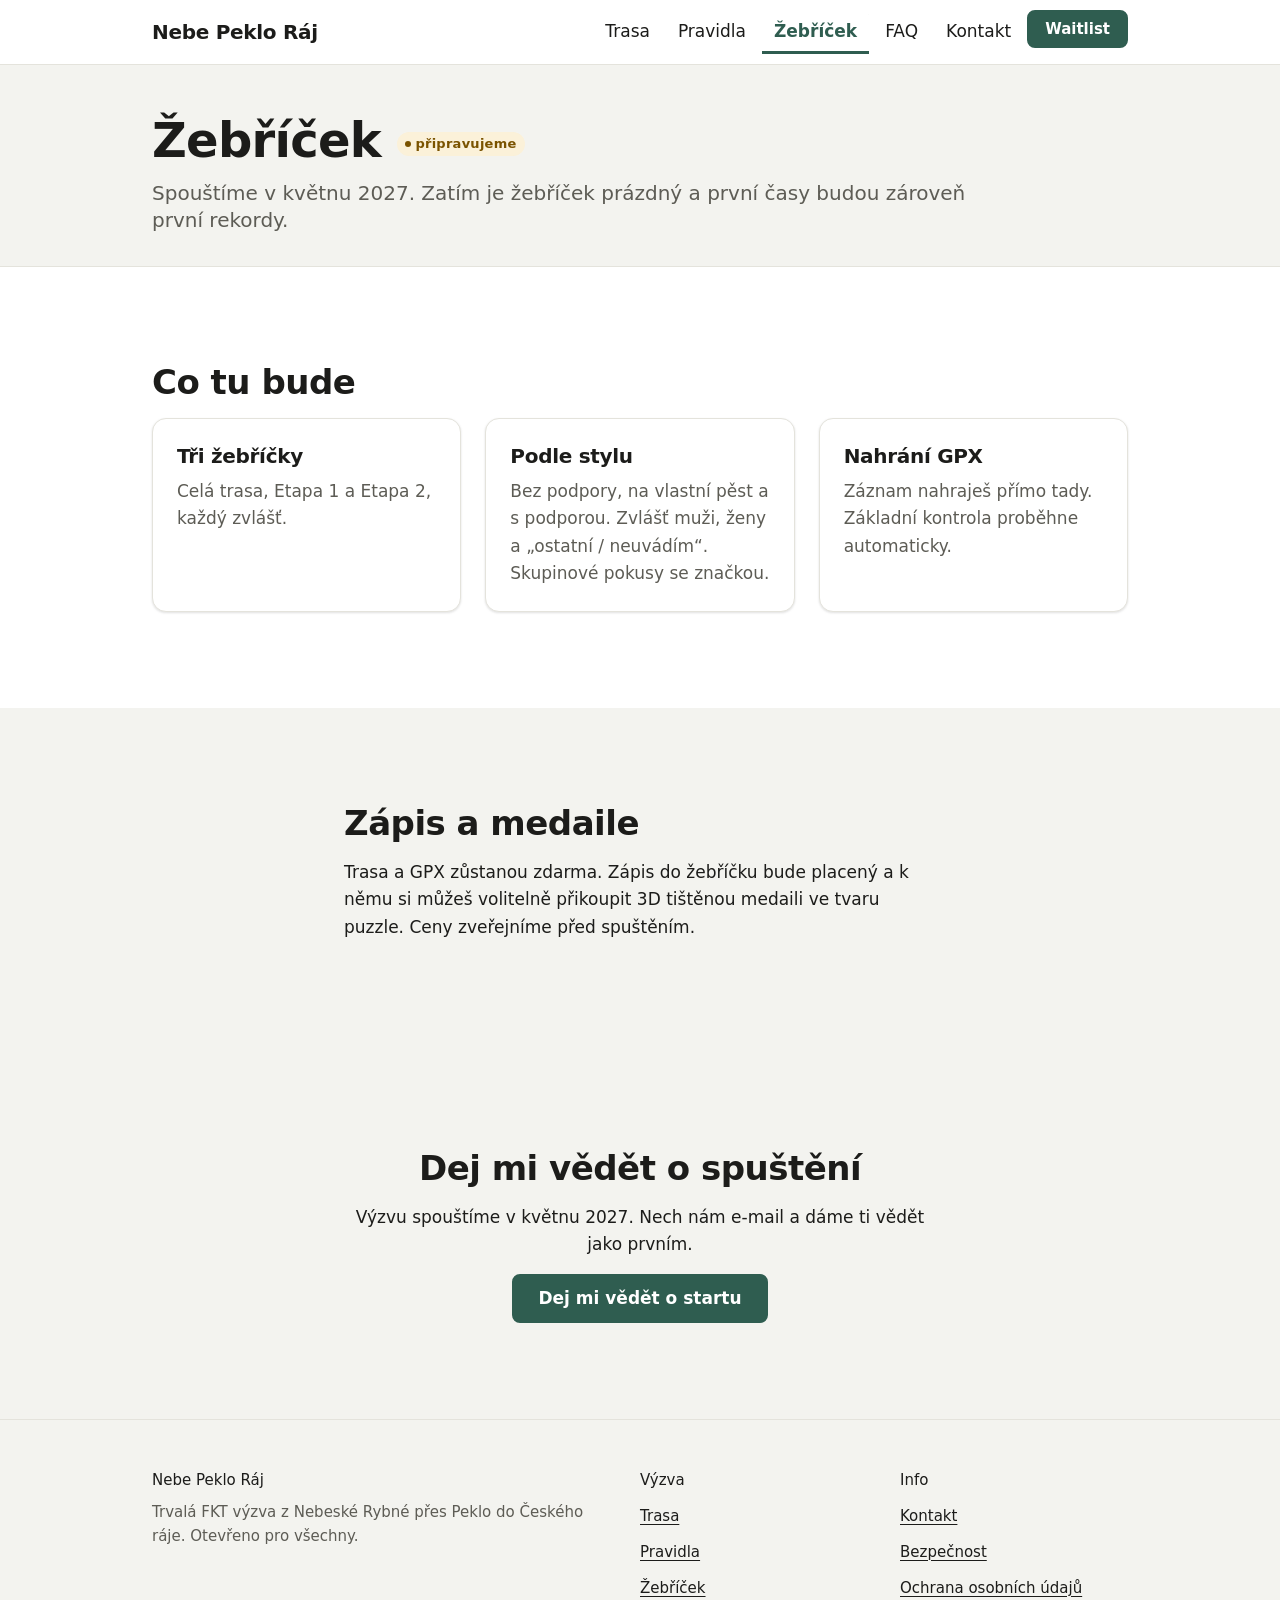
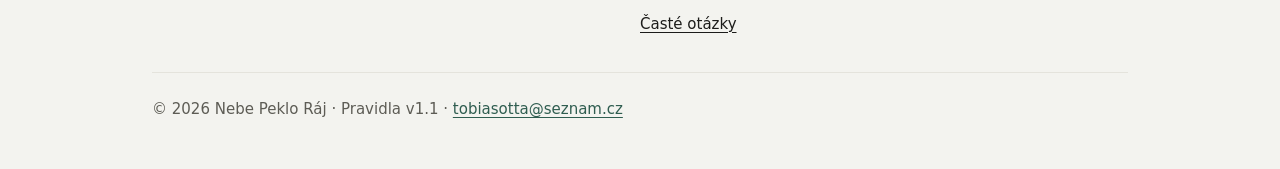
<file: zebricek.html>
<!doctype html>
<html lang="cs">
<head>
  <meta charset="utf-8">
  <meta name="viewport" content="width=device-width, initial-scale=1">
  <title>Žebříček – Nebe Peklo Ráj</title>
  <meta name="description" content="Žebříček FKT výzvy Nebe Peklo Ráj připravujeme. Spuštění v květnu 2027, dej si vědět na waitlistu.">
  <link rel="canonical" href="https://polik9000.github.io/Nebe-peklo-raj/zebricek.html">
  <meta property="og:type" content="website">
  <meta property="og:locale" content="cs_CZ">
  <meta property="og:site_name" content="Nebe Peklo Ráj">
  <meta property="og:title" content="Žebříček – Nebe Peklo Ráj">
  <meta property="og:description" content="Žebříček FKT výzvy Nebe Peklo Ráj připravujeme. Spuštění v květnu 2027, dej si vědět na waitlistu.">
  <meta property="og:url" content="https://polik9000.github.io/Nebe-peklo-raj/zebricek.html">
  <meta name="twitter:card" content="summary">
  <link rel="icon" href="assets/favicon.svg" type="image/svg+xml">
  <link rel="stylesheet" href="assets/styles.css">
</head>
<body>
  <a class="skip-link" href="#obsah">Přeskočit na obsah</a>

  <header class="site-header">
    <div class="container site-header__inner">
      <a class="site-header__brand" href="index.html">Nebe Peklo Ráj</a>
      <nav class="site-nav" aria-label="Hlavní menu">
        <input class="site-nav__toggle" type="checkbox" id="nav-toggle">
        <label class="site-nav__button" for="nav-toggle">Menu</label>
        <ul class="site-nav__list">
          <li class="site-nav__item"><a class="site-nav__link" href="trasa.html">Trasa</a></li>
          <li class="site-nav__item"><a class="site-nav__link" href="pravidla.html">Pravidla</a></li>
          <li class="site-nav__item"><a class="site-nav__link" href="zebricek.html" aria-current="page">Žebříček</a></li>
          <li class="site-nav__item"><a class="site-nav__link" href="faq.html">FAQ</a></li>
          <li class="site-nav__item"><a class="site-nav__link" href="kontakt.html">Kontakt</a></li>
          <li class="site-nav__item"><a class="button button--small" href="index.html#waitlist">Waitlist</a></li>
        </ul>
      </nav>
    </div>
  </header>

  <main id="obsah">
    <header class="page-header">
      <div class="container">
        <h1 class="page-header__title">Žebříček <span class="badge badge--soon" aria-hidden="true">připravujeme</span></h1>
        <p class="page-header__lead">Spouštíme v květnu 2027. Zatím je žebříček prázdný a první časy budou zároveň první rekordy.</p>
      </div>
    </header>

    <section class="section">
      <div class="container">
        <h2 class="section__title">Co tu bude</h2>
        <div class="grid grid--3">
          <div class="card"><h3 class="card__title">Tři žebříčky</h3><p class="card__text">Celá trasa, Etapa 1 a Etapa 2, každý zvlášť.</p></div>
          <div class="card"><h3 class="card__title">Podle stylu</h3><p class="card__text">Bez podpory, na vlastní pěst a s podporou. Zvlášť muži, ženy a „ostatní / neuvádím“. Skupinové pokusy se značkou.</p></div>
          <div class="card"><h3 class="card__title">Nahrání GPX</h3><p class="card__text">Záznam nahraješ přímo tady. Základní kontrola proběhne automaticky.</p></div>
        </div>
      </div>
    </section>

    <section class="section section--alt">
      <div class="container container--narrow prose">
        <h2 class="section__title">Zápis a medaile</h2>
        <p>Trasa a GPX zůstanou zdarma. Zápis do žebříčku bude placený a k němu si můžeš volitelně přikoupit 3D tištěnou medaili ve tvaru puzzle. Ceny zveřejníme před spuštěním.</p>
      </div>
    </section>

    <section class="section section--alt">
      <div class="container container--narrow text-center">
        <h2 class="section__title">Dej mi vědět o spuštění</h2>
        <p>Výzvu spouštíme v květnu 2027. Nech nám e-mail a dáme ti vědět jako prvním.</p>
        <a class="button button--primary" href="index.html#waitlist">Dej mi vědět o startu</a>
      </div>
    </section>
  </main>

  <footer class="site-footer">
    <div class="container">
      <div class="site-footer__grid">
        <div>
          <p class="site-footer__title">Nebe Peklo Ráj</p>
          <p>Trvalá FKT výzva z Nebeské Rybné přes Peklo do Českého ráje. Otevřeno pro všechny.</p>
        </div>
        <div>
          <p class="site-footer__title">Výzva</p>
          <ul class="site-footer__list">
            <li><a href="trasa.html">Trasa</a></li>
            <li><a href="pravidla.html">Pravidla</a></li>
            <li><a href="zebricek.html">Žebříček</a></li>
            <li><a href="faq.html">Časté otázky</a></li>
          </ul>
        </div>
        <div>
          <p class="site-footer__title">Info</p>
          <ul class="site-footer__list">
            <li><a href="kontakt.html">Kontakt</a></li>
            <li><a href="trasa.html#bezpecnost">Bezpečnost</a></li>
            <li><a href="ochrana-udaju.html">Ochrana osobních údajů</a></li>
          </ul>
        </div>
      </div>
      <div class="site-footer__bottom">
        <p>© 2026 Nebe Peklo Ráj · Pravidla v1.1 · <a href="mailto:tobiasotta@seznam.cz">tobiasotta@seznam.cz</a></p>
      </div>
    </div>
  </footer>
</body>
</html>
</file>
<file: assets/styles.css>
/*
  Nebe Peklo Ráj – design system (static HTML/CSS, no build step)
  =================================================================

  HOW TO APPLY THE FIGMA DESIGN
  -----------------------------
  Components never use raw values. Restyle the whole site by editing
  the tokens in section 1 (:root). Typical mapping from Figma:

  1. Colors (Figma color styles / variables)
       --color-bg, --color-bg-alt, --color-surface  ... page / alt section / card backgrounds
       --color-text, --color-text-muted              ... body text, secondary text
       --color-accent, --color-accent-hover,
       --color-accent-contrast                       ... brand color, its hover, text on it
       --color-border, --color-border-strong         ... dividers, card + input outlines
       --color-hero-bg, --color-hero-text            ... home hero / page header
       --color-info-*, --color-warning-*, --color-success-*  ... callouts, badges
       --color-focus                                 ... keyboard focus ring
     Keep text/background pairs at >= 4.5:1 (WCAG AA). Update the dark
     theme block (section 1b) too, or delete it if Figma has no dark mode.
  2. Fonts (Figma text styles)
       --font-body, --font-heading, --font-mono, --font-weight-*
       Load Google Fonts with a <link> in <head>, then set e.g.
       --font-heading: "Your Font", var(--font-fallback);
       Sizes: --text-xs … --text-4xl (scale), --leading-*, --tracking-*.
  3. Spacing (Figma auto-layout gaps / padding)  --space-3xs … --space-3xl
  4. Radii (corner radius)                       --radius-s, --radius-m, --radius-l, --radius-pill
  5. Shadows (effect styles)                     --shadow-s, --shadow-m
  6. Layout                                      --container-max, --container-narrow, --header-height
  7. Motion                                      --duration-fast, --ease
  Breakpoints are literal in media queries (CSS limitation): 40em (640px), 60em (960px).

  File order: 1 tokens · 2 base · 3 layout · 4 header/nav · 5 footer ·
  6 page header/hero · 7 components · 8 utilities · 9 a11y/motion.
*/

/* =========================================================
   1. TOKENS
   ========================================================= */
:root {
  color-scheme: light dark;

  /* Palette (raw) – change these first */
  --palette-forest-900: #1f3d35;
  --palette-forest-700: #2f5d50;
  --palette-forest-600: #3a6f60;
  --palette-forest-100: #e3eeea;
  --palette-stone-50:  #fbfbf9;
  --palette-stone-100: #f3f3ef;
  --palette-stone-200: #e4e3dc;
  --palette-stone-400: #b9b8ae;
  --palette-stone-600: #5d5c55;
  --palette-stone-900: #1c1c1a;
  --palette-amber-100: #fbf1d9;
  --palette-amber-700: #7a5300;
  --palette-sky-100:   #e4eef6;
  --palette-sky-700:   #1f5279;
  --palette-red-700:   #a3261e;
  --palette-white:     #ffffff;

  /* Semantic colors – components use only these */
  --color-bg: var(--palette-white);
  --color-bg-alt: var(--palette-stone-100);
  --color-surface: var(--palette-white);
  --color-text: var(--palette-stone-900);
  --color-text-muted: var(--palette-stone-600);       /* 6.6:1 on white, 6.0:1 on bg-alt */
  --color-heading: var(--palette-stone-900);
  --color-accent: var(--palette-forest-700);           /* 7.3:1 on white */
  --color-accent-hover: var(--palette-forest-900);
  --color-accent-contrast: var(--palette-white);
  --color-accent-soft: var(--palette-forest-100);
  --color-link: var(--color-accent);
  --color-link-hover: var(--color-accent-hover);
  --color-border: var(--palette-stone-200);
  --color-border-strong: var(--palette-stone-400);
  --color-hero-bg: var(--palette-forest-900);
  --color-hero-text: var(--palette-stone-50);
  --color-hero-muted: #c9d8d2;                         /* 9:1 on hero-bg */
  --color-header-bg: var(--color-bg);
  --color-footer-bg: var(--color-bg-alt);
  --color-info-bg: var(--palette-sky-100);
  --color-info-text: var(--palette-sky-700);
  --color-info-border: var(--palette-sky-700);
  --color-warning-bg: var(--palette-amber-100);
  --color-warning-text: var(--palette-amber-700);
  --color-warning-border: var(--palette-amber-700);
  --color-success-bg: var(--palette-forest-100);
  --color-success-text: var(--palette-forest-900);
  --color-danger-text: var(--palette-red-700);
  --color-focus: #1a73e8;
  --color-selection: var(--palette-forest-100);

  /* Typography */
  --font-fallback: system-ui, -apple-system, "Segoe UI", Roboto, "Helvetica Neue", Arial, sans-serif;
  --font-body: var(--font-fallback);
  --font-heading: var(--font-fallback);
  --font-mono: ui-monospace, SFMono-Regular, Menlo, Consolas, monospace;
  --font-weight-regular: 400;
  --font-weight-medium: 500;
  --font-weight-bold: 700;
  --font-weight-heading: 750;

  --text-xs: 0.8125rem;   /* 13px */
  --text-s: 0.9375rem;    /* 15px */
  --text-m: 1.0625rem;    /* 17px – body */
  --text-l: 1.25rem;
  --text-xl: 1.5rem;
  --text-2xl: clamp(1.625rem, 1.3rem + 1.4vw, 2.125rem);
  --text-3xl: clamp(2rem, 1.5rem + 2.5vw, 3rem);
  --text-4xl: clamp(2.5rem, 1.6rem + 5vw, 4.75rem);
  --leading-tight: 1.15;
  --leading-snug: 1.35;
  --leading-body: 1.6;
  --tracking-tight: -0.015em;
  --tracking-wide: 0.08em;
  --measure: 68ch;

  /* Spacing */
  --space-3xs: 0.25rem;
  --space-2xs: 0.5rem;
  --space-xs: 0.75rem;
  --space-s: 1rem;
  --space-m: 1.5rem;
  --space-l: 2rem;
  --space-xl: 3rem;
  --space-2xl: 4rem;
  --space-3xl: 6rem;
  --section-padding: clamp(var(--space-xl), 8vw, var(--space-3xl));
  --gutter: var(--space-s);

  /* Shape */
  --radius-s: 4px;
  --radius-m: 8px;
  --radius-l: 14px;
  --radius-pill: 999px;
  --border-width: 1px;
  --border-width-strong: 4px;

  /* Elevation */
  --shadow-s: 0 1px 2px rgb(28 28 26 / 0.06), 0 1px 3px rgb(28 28 26 / 0.08);
  --shadow-m: 0 4px 12px rgb(28 28 26 / 0.08), 0 2px 4px rgb(28 28 26 / 0.06);

  /* Layout */
  --container-max: 64rem;
  --container-narrow: 40rem;
  --header-height: 4rem;
  --z-header: 100;

  /* Motion */
  --duration-fast: 150ms;
  --ease: cubic-bezier(0.2, 0, 0, 1);

  /* Focus */
  --focus-width: 3px;
  --focus-offset: 2px;
}

/* 1b. Dark theme (optional – delete this block to stay light-only) */
@media (prefers-color-scheme: dark) {
  :root {
    --color-bg: #121513;
    --color-bg-alt: #1a1f1c;
    --color-surface: #1e2420;
    --color-text: #e9ebe6;
    --color-text-muted: #aab1ab;          /* 7.9:1 on bg */
    --color-heading: #f4f5f1;
    --color-accent: #8fcbb6;              /* 9.8:1 on bg */
    --color-accent-hover: #b4ddce;
    --color-accent-contrast: #0f1f1a;
    --color-accent-soft: #23362f;
    --color-border: #2f3632;
    --color-border-strong: #4a534d;
    --color-hero-bg: #172a24;
    --color-hero-text: #f1f4f0;
    --color-hero-muted: #b9cbc4;
    --color-info-bg: #16283a;
    --color-info-text: #a9cdee;
    --color-info-border: #5d93c2;
    --color-warning-bg: #33280f;
    --color-warning-text: #f0cf86;
    --color-warning-border: #c49a3a;
    --color-success-bg: #1d3029;
    --color-success-text: #a8dcc8;
    --color-danger-text: #ff9b92;
    --color-focus: #7fb4ff;
    --color-selection: #2c4a40;
    --shadow-s: 0 1px 2px rgb(0 0 0 / 0.4);
    --shadow-m: 0 4px 14px rgb(0 0 0 / 0.45);
  }
}

/* =========================================================
   2. BASE / TYPOGRAPHY
   ========================================================= */
*, *::before, *::after { box-sizing: border-box; }

html {
  -webkit-text-size-adjust: 100%;
  text-size-adjust: 100%;
  scroll-behavior: smooth;
  scroll-padding-top: var(--space-m);
}

body {
  margin: 0;
  min-height: 100vh;
  display: flex;
  flex-direction: column;
  font-family: var(--font-body);
  font-size: var(--text-m);
  font-weight: var(--font-weight-regular);
  line-height: var(--leading-body);
  color: var(--color-text);
  background: var(--color-bg);
  -webkit-font-smoothing: antialiased;
  text-rendering: optimizeLegibility;
}
body > main { flex: 1 0 auto; }

::selection { background: var(--color-selection); color: var(--color-text); }

h1, h2, h3, h4 {
  margin: 0 0 var(--space-s);
  font-family: var(--font-heading);
  font-weight: var(--font-weight-heading);
  line-height: var(--leading-tight);
  letter-spacing: var(--tracking-tight);
  color: var(--color-heading);
  text-wrap: balance;
}
h1 { font-size: var(--text-3xl); }
h2 { font-size: var(--text-2xl); }
h3 { font-size: var(--text-l); line-height: var(--leading-snug); }
h4 { font-size: var(--text-m); }

p, ul, ol, dl, table, figure, blockquote { margin: 0 0 var(--space-s); }
p { text-wrap: pretty; }
ul, ol { padding-left: var(--space-m); }
li + li { margin-top: var(--space-3xs); }
strong, b { font-weight: var(--font-weight-bold); }
small { font-size: var(--text-xs); }

a {
  color: var(--color-link);
  text-decoration-thickness: 1px;
  text-underline-offset: 0.18em;
}
a:hover { color: var(--color-link-hover); text-decoration-thickness: 2px; }

img, svg, video, iframe { display: block; max-width: 100%; }
img { height: auto; }

hr { border: 0; border-top: var(--border-width) solid var(--color-border); margin: var(--space-l) 0; }

code, kbd { font-family: var(--font-mono); font-size: 0.9em; }

.prose { max-width: var(--measure); }
.prose > * + h2 { margin-top: var(--space-xl); }
.prose > * + h3 { margin-top: var(--space-l); }

.lead { font-size: var(--text-l); line-height: var(--leading-snug); max-width: var(--measure); }
.eyebrow {
  margin: 0 0 var(--space-2xs);
  font-size: var(--text-xs);
  font-weight: var(--font-weight-bold);
  text-transform: uppercase;
  letter-spacing: var(--tracking-wide);
  color: var(--color-text-muted);
}
.muted { color: var(--color-text-muted); }

/* =========================================================
   3. LAYOUT
   ========================================================= */
.container {
  width: 100%;
  max-width: var(--container-max);
  margin-inline: auto;
  padding-inline: var(--gutter);
}
.container--narrow { max-width: var(--container-narrow); }

.section { padding-block: var(--section-padding); }
.section--alt { background: var(--color-bg-alt); }
.section--tight { padding-block: var(--space-xl); }
.section__header { margin-bottom: var(--space-l); max-width: var(--measure); }
.section__title { font-size: var(--text-2xl); }
.section__intro { color: var(--color-text-muted); font-size: var(--text-l); line-height: var(--leading-snug); }
.subsection__title { font-size: var(--text-l); margin-top: var(--space-l); }

.grid { display: grid; gap: var(--space-s); grid-template-columns: 1fr; }
.grid--2, .grid--3, .grid--4 { grid-template-columns: 1fr; }
.grid--auto { grid-template-columns: repeat(auto-fit, minmax(min(100%, 16rem), 1fr)); }

.stack > * + * { margin-top: var(--space-s); }
.cluster { display: flex; flex-wrap: wrap; gap: var(--space-xs); align-items: center; }

@media (min-width: 40em) {
  :root { --gutter: var(--space-m); }
  .grid--2, .grid--4 { grid-template-columns: repeat(2, 1fr); }
  .grid--3 { grid-template-columns: repeat(2, 1fr); }
}
@media (min-width: 60em) {
  .grid { gap: var(--space-m); }
  .grid--3 { grid-template-columns: repeat(3, 1fr); }
  .grid--4 { grid-template-columns: repeat(4, 1fr); }
}

/* =========================================================
   4. SITE HEADER + NAV (CSS-only mobile menu, checkbox)
   Markup: input.site-nav__toggle + label.site-nav__button + ul.site-nav__list
   ========================================================= */
.site-header {
  position: relative;
  z-index: var(--z-header);
  background: var(--color-header-bg);
  border-bottom: var(--border-width) solid var(--color-border);
}
.site-header__inner {
  display: flex;
  flex-wrap: wrap;
  align-items: center;
  justify-content: space-between;
  min-height: var(--header-height);
  gap: var(--space-2xs) var(--space-m);
}
.site-header__brand {
  display: inline-flex;
  align-items: center;
  gap: var(--space-2xs);
  font-family: var(--font-heading);
  font-weight: var(--font-weight-heading);
  font-size: var(--text-l);
  letter-spacing: var(--tracking-tight);
  color: var(--color-heading);
  text-decoration: none;
}
.site-header__brand:hover { color: var(--color-accent); }

.site-nav { display: contents; }
.site-nav__toggle {
  position: absolute;
  width: 1px; height: 1px;
  opacity: 0;
  pointer-events: none;
}
.site-nav__button {
  display: inline-flex;
  align-items: center;
  gap: var(--space-2xs);
  min-height: 2.75rem;
  padding: var(--space-2xs) var(--space-xs);
  border: var(--border-width) solid var(--color-border-strong);
  border-radius: var(--radius-m);
  font-weight: var(--font-weight-medium);
  font-size: var(--text-s);
  color: var(--color-text);
  cursor: pointer;
  user-select: none;
}
.site-nav__button::before {            /* hamburger icon, pure CSS */
  content: "";
  width: 1.125rem; height: 0.75rem;
  background:
    linear-gradient(currentColor, currentColor) top / 100% 2px no-repeat,
    linear-gradient(currentColor, currentColor) center / 100% 2px no-repeat,
    linear-gradient(currentColor, currentColor) bottom / 100% 2px no-repeat;
}
.site-nav__toggle:checked + .site-nav__button::before {
  background:
    linear-gradient(currentColor, currentColor) center / 100% 2px no-repeat;
}
.site-nav__toggle:focus-visible + .site-nav__button {
  outline: var(--focus-width) solid var(--color-focus);
  outline-offset: var(--focus-offset);
}

.site-nav__list {
  display: none;
  flex-basis: 100%;
  list-style: none;
  margin: 0;
  padding: 0 0 var(--space-s);
}
.site-nav__toggle:checked ~ .site-nav__list { display: block; }
.site-nav__item + .site-nav__item { margin-top: 0; border-top: var(--border-width) solid var(--color-border); }
.site-nav__link {
  display: block;
  padding: var(--space-xs) var(--space-2xs);
  font-weight: var(--font-weight-medium);
  color: var(--color-text);
  text-decoration: none;
}
.site-nav__link:hover { color: var(--color-accent); }
.site-nav__link[aria-current="page"] {
  color: var(--color-accent);
  font-weight: var(--font-weight-bold);
  box-shadow: inset var(--border-width-strong) 0 0 var(--color-accent);
  padding-left: var(--space-s);
}

@media (min-width: 60em) {
  .site-nav__button,
  .site-nav__toggle { display: none; }
  .site-nav__list,
  .site-nav__toggle:checked ~ .site-nav__list {
    display: flex;
    flex-basis: auto;
    gap: var(--space-3xs);
    padding: 0;
  }
  .site-nav__item + .site-nav__item { border-top: 0; }
  .site-nav__link { padding: var(--space-2xs) var(--space-xs); border-radius: var(--radius-m); }
  .site-nav__link:hover { background: var(--color-bg-alt); }
  .site-nav__link[aria-current="page"] {
    padding-left: var(--space-xs);
    box-shadow: inset 0 calc(-1 * var(--border-width-strong) + 1px) 0 var(--color-accent);
    border-radius: var(--radius-m) var(--radius-m) 0 0;
  }
}

/* =========================================================
   5. FOOTER
   ========================================================= */
.footer,
.site-footer {
  padding-block: var(--space-xl);
  background: var(--color-footer-bg);
  border-top: var(--border-width) solid var(--color-border);
  color: var(--color-text-muted);
  font-size: var(--text-s);
}
.site-footer__grid { display: grid; gap: var(--space-l); }
.site-footer__title { font-size: var(--text-s); color: var(--color-heading); margin-bottom: var(--space-2xs); }
.site-footer__list { list-style: none; padding: 0; margin: 0; }
.site-footer__list a { display: inline-block; padding-block: var(--space-3xs); }
.form-embed__fallback { font-size: var(--text-s); color: var(--color-text-muted); }
.site-footer__list a,
.footer a { color: var(--color-text); }
.site-footer__list a:hover,
.footer a:hover { color: var(--color-accent); }
.site-footer__bottom {
  margin-top: var(--space-l);
  padding-top: var(--space-m);
  border-top: var(--border-width) solid var(--color-border);
}
.site-footer__bottom > :last-child { margin-bottom: 0; }
@media (min-width: 40em) {
  .site-footer__grid { grid-template-columns: 2fr 1fr 1fr; }
}

/* =========================================================
   6. PAGE HEADER / HERO
   .hero = home (large), .page-header = subpages (small)
   ========================================================= */
.hero {
  padding-block: clamp(var(--space-2xl), 14vw, calc(var(--space-3xl) * 1.5));
  background: var(--color-hero-bg);
  color: var(--color-hero-text);
}
.hero__eyebrow {
  margin: 0 0 var(--space-xs);
  font-size: var(--text-xs);
  font-weight: var(--font-weight-bold);
  text-transform: uppercase;
  letter-spacing: var(--tracking-wide);
  color: var(--color-hero-muted);
}
.hero__title {
  font-size: var(--text-4xl);
  color: var(--color-hero-text);
  margin-bottom: var(--space-m);
}
.hero__lead {
  max-width: 38rem;
  font-size: var(--text-l);
  line-height: var(--leading-snug);
  color: var(--color-hero-text);
}
.hero__actions { display: flex; flex-wrap: wrap; gap: var(--space-xs); margin-top: var(--space-l); }
.hero a:not(.button) { color: var(--color-hero-text); }
.hero .button--secondary {
  color: var(--color-hero-text);
  border-color: var(--color-hero-muted);
}
.hero .button--secondary:hover { background: rgb(255 255 255 / 0.1); color: var(--color-hero-text); }
.hero .button--primary,
.hero .button:not(.button--secondary) {
  background: var(--color-hero-text);
  color: var(--color-hero-bg);
  border-color: var(--color-hero-text);
}
.hero .button--primary:hover,
.hero .button:not(.button--secondary):hover { background: var(--color-hero-muted); border-color: var(--color-hero-muted); }

.page-header {
  padding-block: var(--space-xl) var(--space-l);
  background: var(--color-bg-alt);
  border-bottom: var(--border-width) solid var(--color-border);
}
.page-header__title { font-size: var(--text-3xl); margin-bottom: var(--space-xs); }
.page-header__lead {
  max-width: var(--measure);
  margin-bottom: 0;
  font-size: var(--text-l);
  line-height: var(--leading-snug);
  color: var(--color-text-muted);
}
.page-header .breadcrumb { margin-bottom: var(--space-s); }

/* =========================================================
   7. COMPONENTS
   ========================================================= */

/* 7.1 Buttons */
.button {
  display: inline-flex;
  align-items: center;
  justify-content: center;
  gap: var(--space-2xs);
  min-height: 2.75rem;                 /* 44px touch target */
  padding: var(--space-xs) var(--space-m);
  border: 2px solid var(--color-accent);
  border-radius: var(--radius-m);
  background: var(--color-accent);
  color: var(--color-accent-contrast);
  font: inherit;
  font-weight: var(--font-weight-bold);
  line-height: 1.2;
  text-align: center;
  text-decoration: none;
  cursor: pointer;
  transition: background-color var(--duration-fast) var(--ease),
              border-color var(--duration-fast) var(--ease),
              color var(--duration-fast) var(--ease);
}
.button:hover {
  background: var(--color-accent-hover);
  border-color: var(--color-accent-hover);
  color: var(--color-accent-contrast);
  text-decoration: none;
}
.button--primary { /* default look; explicit modifier for clarity */ }
.button--secondary {
  background: transparent;
  color: var(--color-accent);
  border-color: var(--color-accent);
}
.button--secondary:hover {
  background: var(--color-accent-soft);
  color: var(--color-accent-hover);
  border-color: var(--color-accent-hover);
}
.button--small { min-height: 2.25rem; padding: var(--space-2xs) var(--space-s); font-size: var(--text-s); }
.button--block { display: flex; width: 100%; }
.button[aria-disabled="true"], .button:disabled { opacity: 0.55; cursor: not-allowed; pointer-events: none; }

/* 7.2 Cards */
.card {
  display: flex;
  flex-direction: column;
  gap: var(--space-2xs);
  padding: var(--space-m);
  background: var(--color-surface);
  border: var(--border-width) solid var(--color-border);
  border-radius: var(--radius-l);
  box-shadow: var(--shadow-s);
}
.card > * { margin: 0; }
.card__eyebrow { font-size: var(--text-xs); font-weight: var(--font-weight-bold); text-transform: uppercase; letter-spacing: var(--tracking-wide); color: var(--color-text-muted); }
.card__title { font-size: var(--text-l); }
.card__text { color: var(--color-text-muted); }
.card__footer { margin-top: auto; padding-top: var(--space-xs); }
.card--link { position: relative; transition: box-shadow var(--duration-fast) var(--ease), border-color var(--duration-fast) var(--ease); }
.card--link:hover { box-shadow: var(--shadow-m); border-color: var(--color-border-strong); }
.card--link .card__title a { color: inherit; text-decoration: none; }
.card--link .card__title a::after { content: ""; position: absolute; inset: 0; border-radius: inherit; }

/* 7.3 Route stops (ordered list Start → Peklo → Cíl) */
.route {
  list-style: none;
  margin: 0 0 var(--space-l);
  padding: 0;
  display: grid;
  gap: var(--space-s);
  counter-reset: route;
}
.route__stop {
  position: relative;
  display: flex;
  flex-direction: column;
  gap: var(--space-3xs);
  margin: 0;
  padding: var(--space-m);
  padding-left: calc(var(--space-m) + 2.25rem);
  background: var(--color-surface);
  border: var(--border-width) solid var(--color-border);
  border-radius: var(--radius-l);
  counter-increment: route;
}
.route__stop::before {
  content: counter(route);
  position: absolute;
  top: var(--space-m);
  left: var(--space-m);
  display: grid;
  place-items: center;
  width: 1.75rem; height: 1.75rem;
  border-radius: var(--radius-pill);
  background: var(--color-accent);
  color: var(--color-accent-contrast);
  font-size: var(--text-xs);
  font-weight: var(--font-weight-bold);
}
.route__label { font-size: var(--text-xs); font-weight: var(--font-weight-bold); text-transform: uppercase; letter-spacing: var(--tracking-wide); color: var(--color-text-muted); }
.route__name { font-family: var(--font-heading); font-size: var(--text-xl); font-weight: var(--font-weight-heading); line-height: var(--leading-tight); color: var(--color-heading); }
.route__place { color: var(--color-text-muted); }
.route__meta { font-family: var(--font-mono); font-size: var(--text-xs); color: var(--color-text-muted); }
@media (min-width: 40em) {
  .route { grid-template-columns: repeat(3, 1fr); }
}

/* 7.4 Facts / stats */
.facts {
  list-style: none;
  margin: 0 0 var(--space-l);
  padding: 0;
  display: grid;
  grid-template-columns: repeat(2, 1fr);
  gap: var(--space-s);
}
.facts__item {
  display: flex;
  flex-direction: column;
  margin: 0;
  padding-left: var(--space-s);
  border-left: var(--border-width-strong) solid var(--color-accent);
}
.facts__value, .facts__item strong {
  font-family: var(--font-heading);
  font-size: var(--text-xl);
  font-weight: var(--font-weight-heading);
  line-height: var(--leading-tight);
  color: var(--color-heading);
}
.facts__label, .facts__item span { font-size: var(--text-s); color: var(--color-text-muted); }
@media (min-width: 40em) {
  .facts { grid-template-columns: repeat(4, 1fr); }
}

/* 7.5 Variants (Full / Etapa 1 / Etapa 2) */
.variants {
  list-style: none;
  margin: 0 0 var(--space-s);
  padding: 0;
  display: grid;
  gap: var(--space-s);
}
.variants__item {
  display: flex;
  flex-direction: column;
  gap: var(--space-3xs);
  margin: 0;
  padding: var(--space-m);
  background: var(--color-surface);
  border: var(--border-width) solid var(--color-border);
  border-radius: var(--radius-l);
}
.variants__item--featured { border: 2px solid var(--color-accent); box-shadow: var(--shadow-m); }
.variants__name { font-family: var(--font-heading); font-size: var(--text-l); font-weight: var(--font-weight-heading); color: var(--color-heading); }
.variants__route { color: var(--color-text-muted); }
.variants__length {
  margin-top: var(--space-2xs);
  font-family: var(--font-heading);
  font-size: var(--text-xl);
  font-weight: var(--font-weight-heading);
  color: var(--color-accent);
}
.variants__meta { font-size: var(--text-s); color: var(--color-text-muted); }
@media (min-width: 40em) {
  .variants { grid-template-columns: repeat(3, 1fr); }
}

/* 7.6 Steps (numbered how-it-works) */
.steps {
  list-style: none;
  margin: 0 0 var(--space-m);
  padding: 0;
  display: grid;
  gap: var(--space-m);
  counter-reset: steps;
}
.steps__item {
  position: relative;
  margin: 0;
  padding-left: 3.25rem;
  min-height: 2.25rem;
  counter-increment: steps;
}
.steps__item::before {
  content: counter(steps);
  position: absolute;
  left: 0; top: 0;
  display: grid;
  place-items: center;
  width: 2.25rem; height: 2.25rem;
  border-radius: var(--radius-pill);
  background: var(--color-accent-soft);
  color: var(--color-accent);
  font-weight: var(--font-weight-bold);
}
.steps__item strong:first-child, .steps__title { display: block; color: var(--color-heading); }
@media (min-width: 60em) {
  .steps--row { grid-template-columns: repeat(3, 1fr); }
}

/* 7.7 FAQ – details/summary (preferred) + legacy dl support */
.faq { margin: 0 0 var(--space-m); border-top: var(--border-width) solid var(--color-border); }
.faq__item { border-bottom: var(--border-width) solid var(--color-border); }
.faq__question {
  position: relative;
  display: block;
  padding: var(--space-s) 2.5rem var(--space-s) 0;
  font-weight: var(--font-weight-bold);
  color: var(--color-heading);
  cursor: pointer;
  list-style: none;
}
.faq__question::-webkit-details-marker { display: none; }
.faq__question::after {
  content: "+";
  content: "+" / "";
  position: absolute;
  right: var(--space-2xs);
  top: 50%;
  transform: translateY(-50%);
  font-size: var(--text-xl);
  font-weight: var(--font-weight-regular);
  line-height: 1;
  color: var(--color-accent);
}
.faq__item[open] > .faq__question::after { content: "−"; content: "−" / ""; }
.faq__question:hover { color: var(--color-accent); }
.faq__answer { padding: 0 0 var(--space-s); color: var(--color-text-muted); }
.faq__answer > :last-child { margin-bottom: 0; }
/* legacy <dl class="faq"> */
dl.faq { border-top: 0; }
.faq__q { margin-top: var(--space-m); font-weight: var(--font-weight-bold); color: var(--color-heading); }
.faq__a { margin: var(--space-3xs) 0 0; color: var(--color-text-muted); }

/* 7.8 Tables (rules, styles comparison) – wrap in .table-wrap for scroll */
.table-wrap {
  margin: 0 0 var(--space-m);
  overflow-x: auto;
  -webkit-overflow-scrolling: touch;
  border: var(--border-width) solid var(--color-border);
  border-radius: var(--radius-m);
  background: var(--color-surface);
}
.table-wrap:focus-visible { outline: var(--focus-width) solid var(--color-focus); outline-offset: var(--focus-offset); }
.table {
  width: 100%;
  min-width: 36rem;
  margin: 0;
  border-collapse: collapse;
  font-size: var(--text-s);
  line-height: var(--leading-snug);
}
.table caption {
  padding: var(--space-xs) var(--space-s);
  text-align: left;
  font-weight: var(--font-weight-bold);
  color: var(--color-heading);
}
.table th, .table td {
  padding: var(--space-xs) var(--space-s);
  text-align: left;
  vertical-align: top;
  border-bottom: var(--border-width) solid var(--color-border);
}
.table thead th {
  background: var(--color-bg-alt);
  font-size: var(--text-xs);
  text-transform: uppercase;
  letter-spacing: var(--tracking-wide);
  color: var(--color-text-muted);
  white-space: nowrap;
}
.table--stack thead th { white-space: normal; }
.table tbody th { font-weight: var(--font-weight-bold); color: var(--color-heading); }
.table tbody tr:last-child > * { border-bottom: 0; }
.table--striped tbody tr:nth-child(even) { background: var(--color-bg-alt); }
.table__yes { color: var(--color-success-text); font-weight: var(--font-weight-bold); }
.table__no { color: var(--color-danger-text); font-weight: var(--font-weight-bold); }

/* Stacked variant: on small screens each row becomes a card.
   Requires data-label="Column" on each td. */
@media (max-width: 39.99em) {
  .table--stack { min-width: 0; }
  .table--stack thead { position: absolute; width: 1px; height: 1px; overflow: hidden; clip: rect(0 0 0 0); }
  .table--stack tr { display: block; padding: var(--space-xs) 0; border-bottom: var(--border-width) solid var(--color-border); }
  .table--stack tbody tr:last-child { border-bottom: 0; }
  .table--stack th, .table--stack td { display: block; border: 0; padding: var(--space-3xs) var(--space-s); }
  .table--stack td[data-label]::before {
    content: attr(data-label);
    display: block;
    font-size: var(--text-xs);
    font-weight: var(--font-weight-bold);
    text-transform: uppercase;
    letter-spacing: var(--tracking-wide);
    color: var(--color-text-muted);
  }
}

/* 7.9 Callouts: note / info / warning / success */
.callout {
  margin: 0 0 var(--space-m);
  padding: var(--space-s) var(--space-m);
  border-left: var(--border-width-strong) solid var(--color-border-strong);
  border-radius: 0 var(--radius-m) var(--radius-m) 0;
  background: var(--color-bg-alt);
  color: var(--color-text);
}
.callout > :last-child { margin-bottom: 0; }
.callout__title { display: block; margin-bottom: var(--space-3xs); font-weight: var(--font-weight-bold); }
.callout--info { background: var(--color-info-bg); border-color: var(--color-info-border); }
.callout--info .callout__title { color: var(--color-info-text); }
.callout--warning { background: var(--color-warning-bg); border-color: var(--color-warning-border); }
.callout--warning .callout__title { color: var(--color-warning-text); }
.callout--success { background: var(--color-success-bg); border-color: var(--color-accent); }
.callout--success .callout__title { color: var(--color-success-text); }
.note { font-size: var(--text-s); color: var(--color-text-muted); }

/* 7.10 Badge ("připravujeme", "nové", style labels) */
.badge {
  display: inline-flex;
  align-items: center;
  gap: var(--space-3xs);
  padding: 0.125rem var(--space-2xs);
  border-radius: var(--radius-pill);
  background: var(--color-accent-soft);
  color: var(--color-success-text);
  font-size: var(--text-xs);
  font-weight: var(--font-weight-bold);
  line-height: 1.5;
  letter-spacing: 0.02em;
  white-space: nowrap;
  vertical-align: middle;
}
.badge--soon { background: var(--color-warning-bg); color: var(--color-warning-text); }
.badge--soon::before { content: ""; width: 0.4rem; height: 0.4rem; border-radius: 50%; background: currentColor; }
.badge--neutral { background: var(--color-bg-alt); color: var(--color-text-muted); border: var(--border-width) solid var(--color-border); }
.hero .badge { background: rgb(255 255 255 / 0.14); color: var(--color-hero-text); }

/* 7.11 Breadcrumb */
.breadcrumb__list {
  display: flex;
  flex-wrap: wrap;
  gap: var(--space-3xs);
  list-style: none;
  margin: 0;
  padding: 0;
  font-size: var(--text-s);
  color: var(--color-text-muted);
}
.breadcrumb__item { margin: 0; }
.breadcrumb__item + .breadcrumb__item::before {
  content: "/";
  margin-right: var(--space-3xs);
  color: var(--color-border-strong);
}
.breadcrumb__link { color: var(--color-text-muted); }
.breadcrumb__link:hover { color: var(--color-accent); }
.breadcrumb__item [aria-current="page"] { color: var(--color-text); font-weight: var(--font-weight-medium); }

/* 7.12 Form embed (Tally iframe) */
.form-embed {
  margin: var(--space-m) 0;
  padding: var(--space-m);
  background: var(--color-surface);
  border: var(--border-width) solid var(--color-border);
  border-radius: var(--radius-l);
  box-shadow: var(--shadow-s);
}
.form-embed iframe { width: 100%; border: 0; min-height: 12.5rem; }
.form-embed > :last-child { margin-bottom: 0; }
.form-placeholder {
  margin: var(--space-m) 0;
  padding: var(--space-l);
  border: 2px dashed var(--color-border-strong);
  border-radius: var(--radius-l);
  text-align: center;
  color: var(--color-text-muted);
}

/* 7.13 GDPR / fine print */
.gdpr, .fineprint {
  max-width: var(--measure);
  font-size: var(--text-xs);
  line-height: var(--leading-body);
  color: var(--color-text-muted);
}
.gdpr a, .fineprint a { color: inherit; }

/* 7.14 404 */
.error-page {
  display: grid;
  place-items: center;
  min-height: 60vh;
  padding-block: var(--space-2xl);
  text-align: center;
}
.error-page__code {
  margin: 0;
  font-family: var(--font-heading);
  font-size: clamp(4rem, 3rem + 10vw, 9rem);
  font-weight: var(--font-weight-heading);
  line-height: 1;
  letter-spacing: var(--tracking-tight);
  color: var(--color-accent);
}
.error-page__title { font-size: var(--text-2xl); margin-top: var(--space-s); }
.error-page__text { max-width: 32rem; margin-inline: auto; color: var(--color-text-muted); }
.error-page__actions { display: flex; flex-wrap: wrap; justify-content: center; gap: var(--space-xs); margin-top: var(--space-m); }

/* =========================================================
   8. UTILITIES
   ========================================================= */
.visually-hidden {
  position: absolute !important;
  width: 1px; height: 1px;
  padding: 0; margin: -1px;
  overflow: hidden;
  clip: rect(0 0 0 0);
  white-space: nowrap;
  border: 0;
}
.text-center { text-align: center; }
.mt-0 { margin-top: 0; }
.mb-0 { margin-bottom: 0; }

/* =========================================================
   9. ACCESSIBILITY: skip link, focus, reduced motion
   ========================================================= */
.skip-link {
  position: absolute;
  top: var(--space-2xs);
  left: var(--space-2xs);
  z-index: calc(var(--z-header) + 1);
  padding: var(--space-2xs) var(--space-s);
  border-radius: var(--radius-m);
  background: var(--color-accent);
  color: var(--color-accent-contrast);
  font-weight: var(--font-weight-bold);
  text-decoration: none;
  transform: translateY(-200%);
}
.skip-link:focus { transform: none; color: var(--color-accent-contrast); }

:focus { outline: none; }
:focus-visible {
  outline: var(--focus-width) solid var(--color-focus);
  outline-offset: var(--focus-offset);
  border-radius: var(--radius-s);
}
.hero :focus-visible { outline-color: var(--color-hero-text); }
summary:focus-visible { outline-offset: calc(-1 * var(--focus-width)); }

@media (prefers-reduced-motion: reduce) {
  html { scroll-behavior: auto; }
  *, *::before, *::after {
    animation-duration: 0.01ms !important;
    animation-iteration-count: 1 !important;
    transition-duration: 0.01ms !important;
    scroll-behavior: auto !important;
  }
}

@media (forced-colors: active) {
  .button, .badge, .callout, .card, .route__stop::before, .steps__item::before { border: 1px solid CanvasText; }
}

@media print {
  .site-header, .site-footer, .footer, .skip-link, .form-embed, .hero__actions { display: none; }
  .hero, .page-header { background: none; color: #000; padding-block: var(--space-m); }
  .hero__title, .hero__lead { color: #000; }
  a { color: #000; }
}

/* =========================================================
   Route map + elevation profile (inline SVG from GPX)
   ========================================================= */
.hero__note { margin-top: var(--space-s); font-size: var(--text-s); opacity: 0.85; }
.route-figure { margin: 0 0 var(--space-l); }
.route-map, .profile { display: block; width: 100%; height: auto; }
.route-map { max-height: 28rem; }
.route-map__line { fill: none; stroke: var(--color-accent); stroke-width: 4; stroke-linejoin: round; stroke-linecap: round; }
.route-map__dot { fill: var(--color-surface); stroke: var(--color-text); stroke-width: 3; }
.route-map__label { fill: var(--color-text); font: 600 1.25rem var(--font-heading); }
.profile__area { fill: var(--color-accent); opacity: 0.18; }
.profile__line { fill: none; stroke: var(--color-accent); stroke-width: 2; }
.profile__grid { stroke: var(--color-border); stroke-width: 1; }
.profile__marker { stroke: var(--color-text-muted); stroke-dasharray: 4 4; }
.profile__axis { fill: var(--color-text-muted); font: 0.75rem var(--font-body); }
.page-toc { margin-top: var(--space-m); }
.page-toc .cluster { list-style: none; margin: 0; padding: 0; gap: var(--space-2xs) var(--space-m); }
</file>
